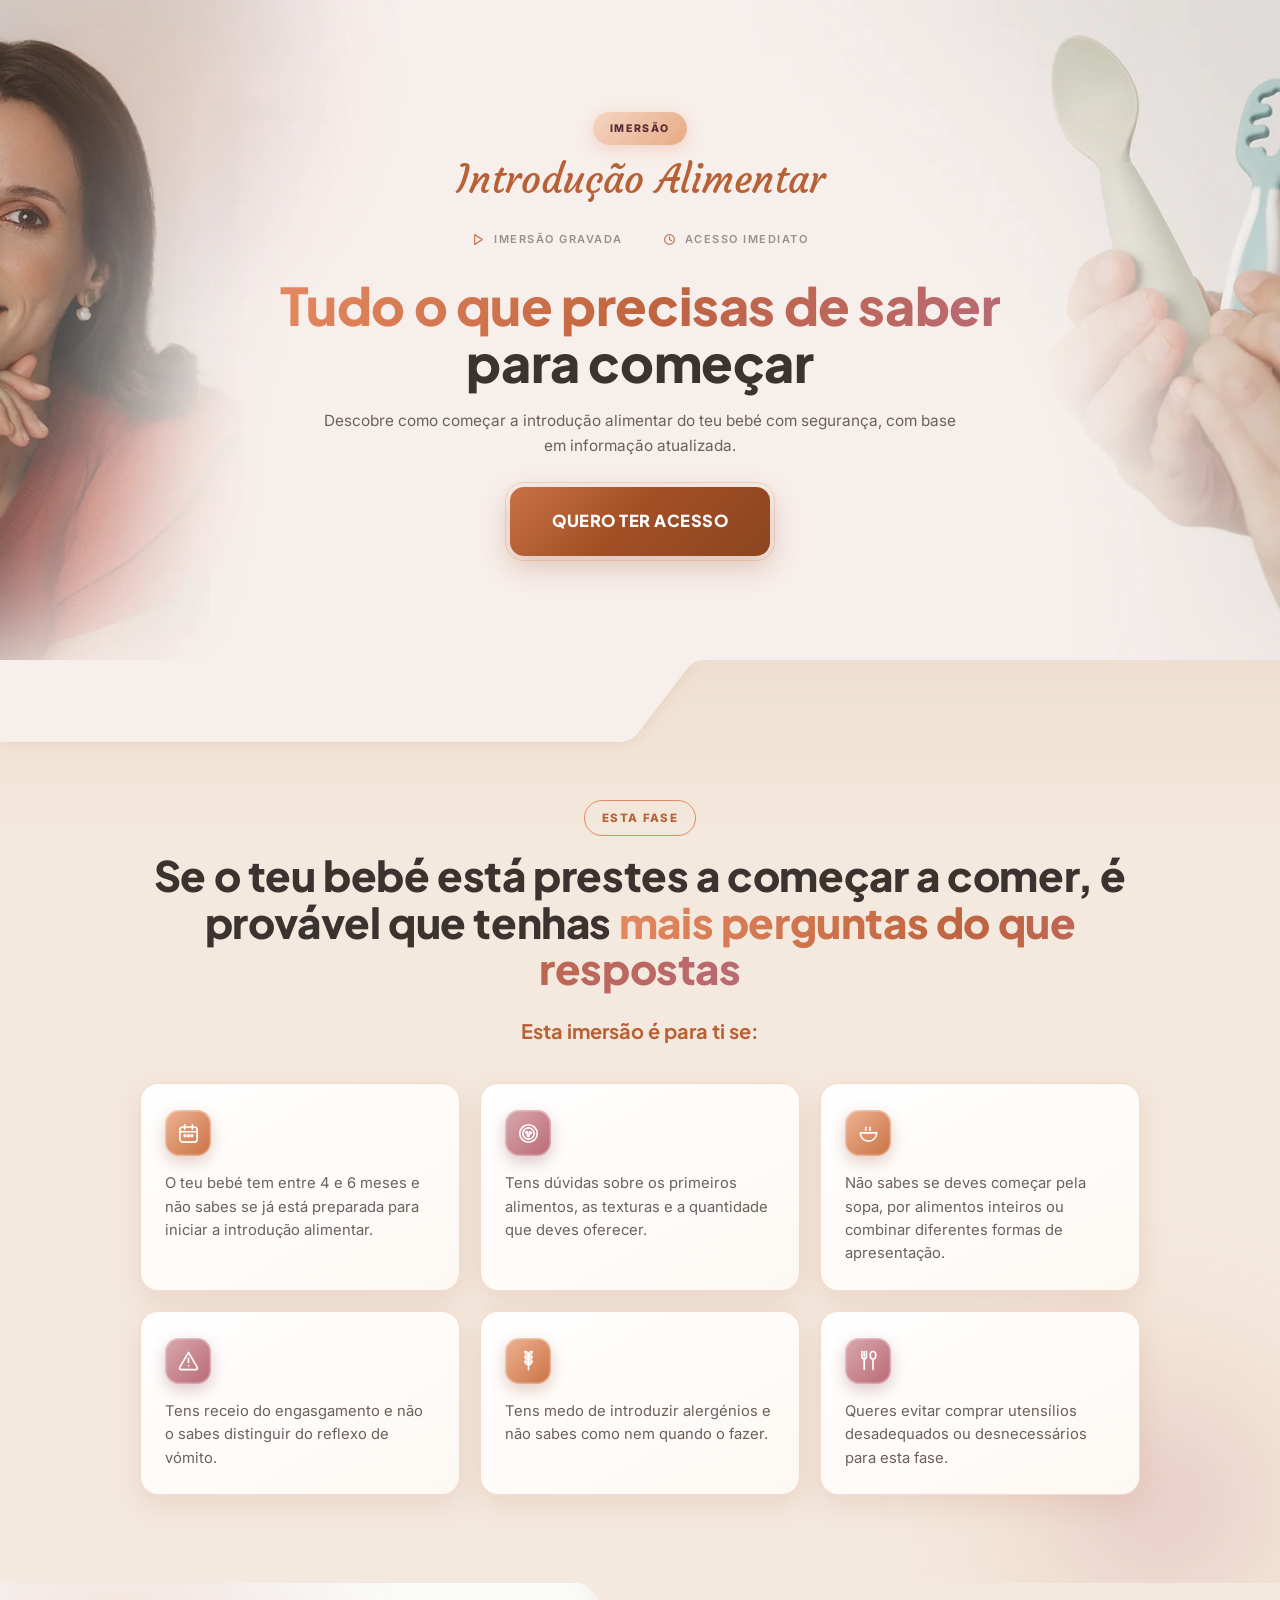
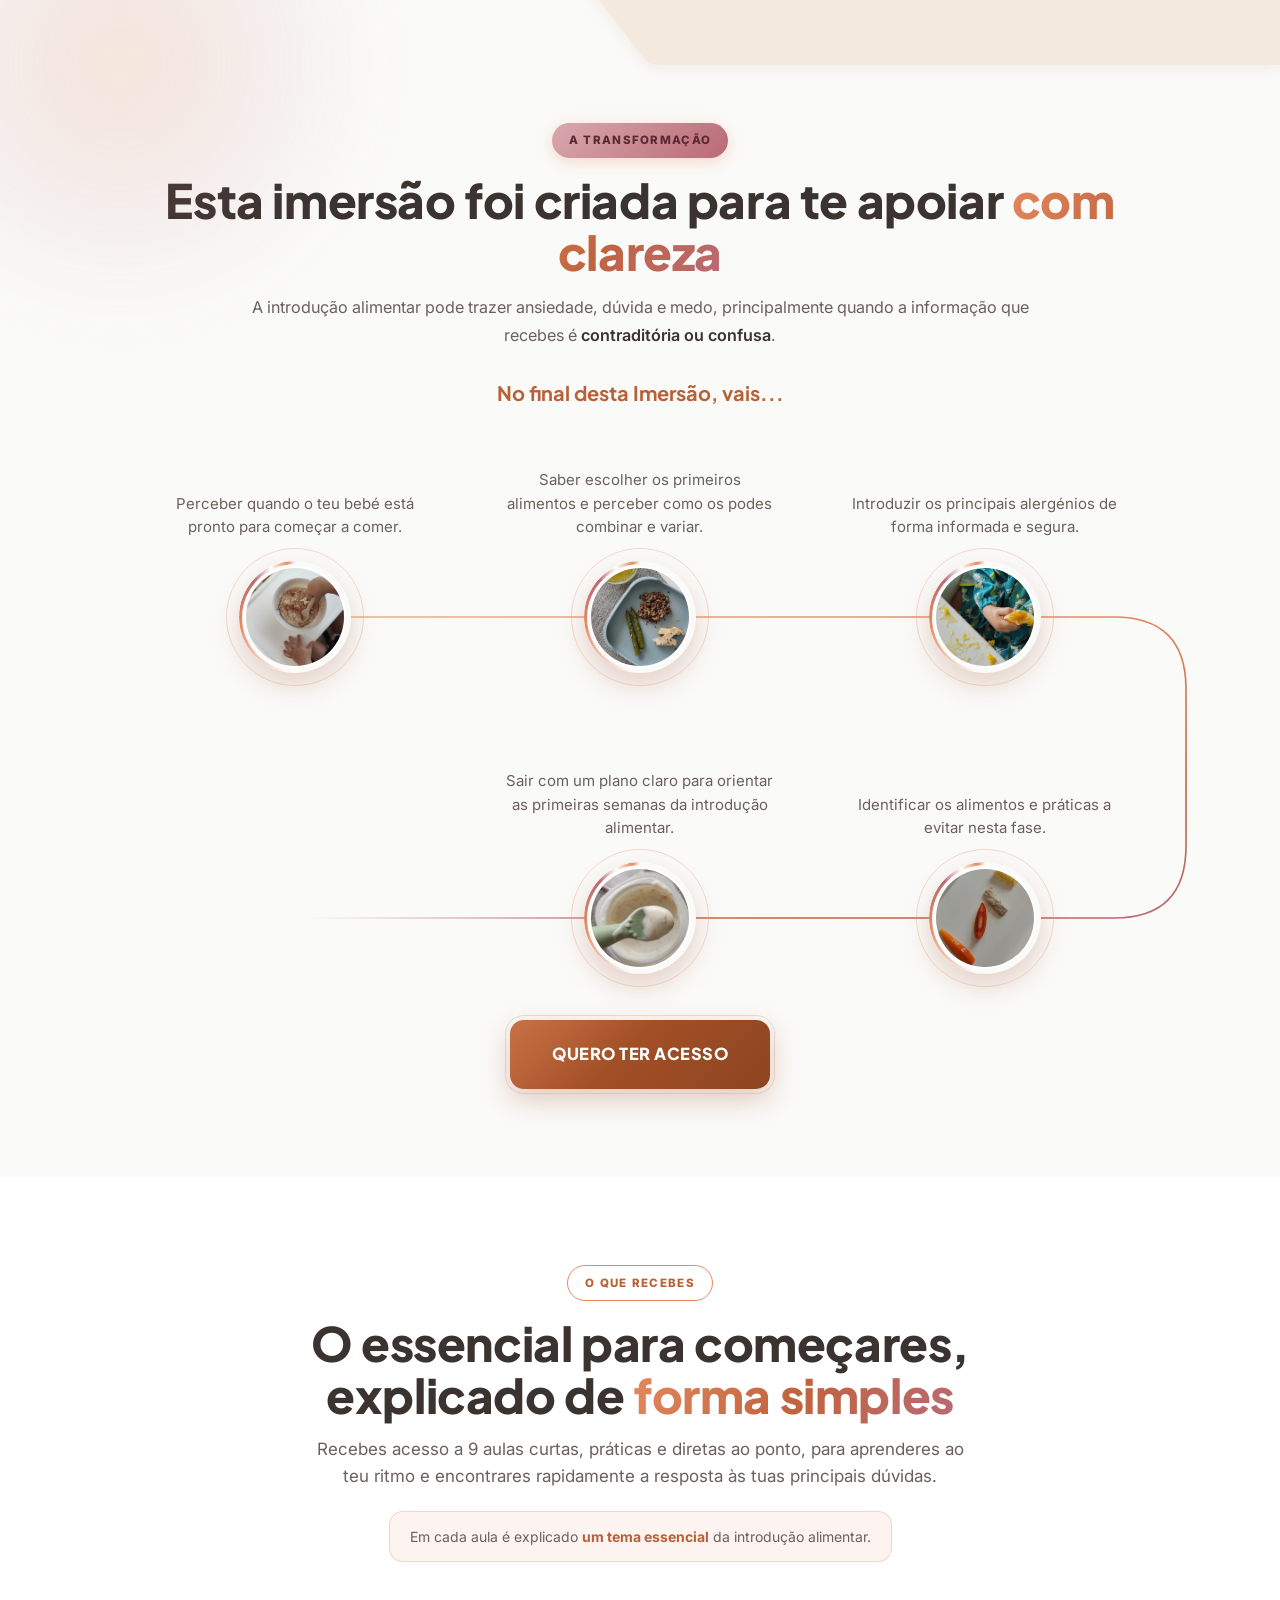
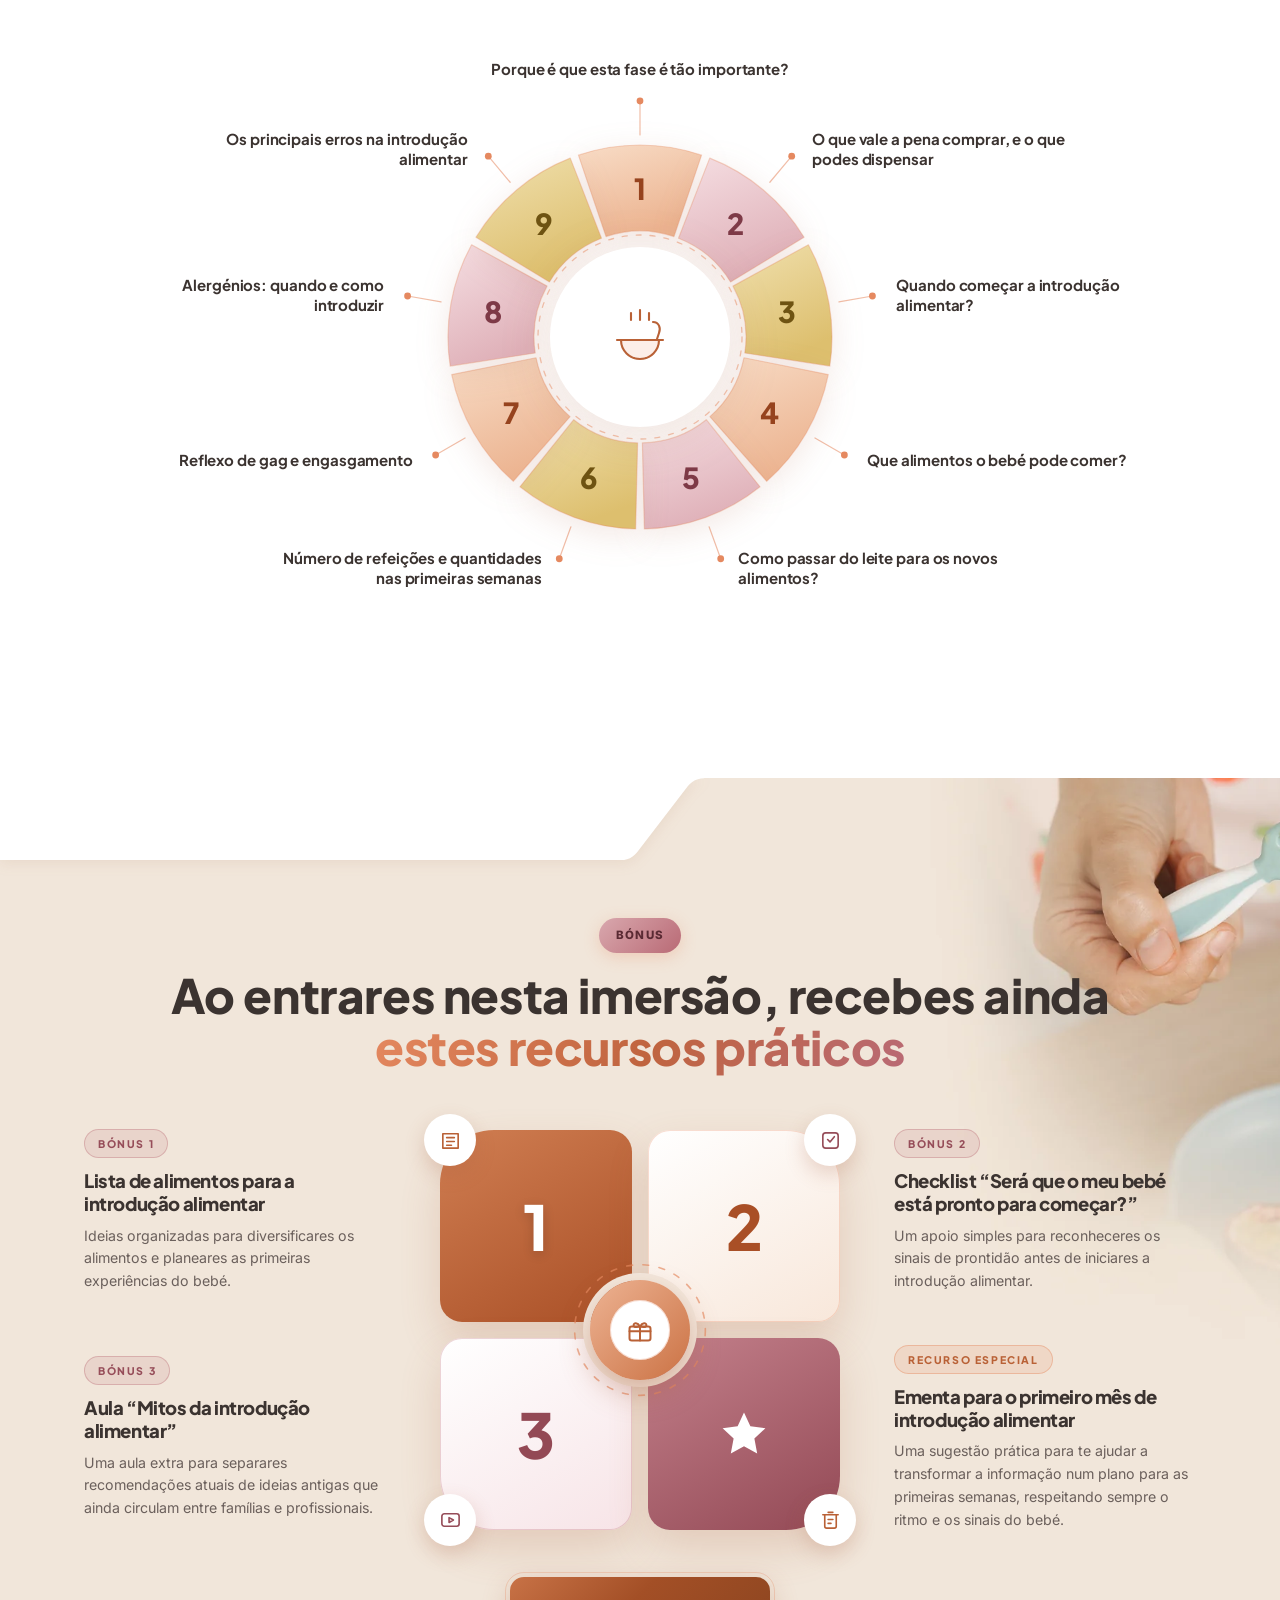
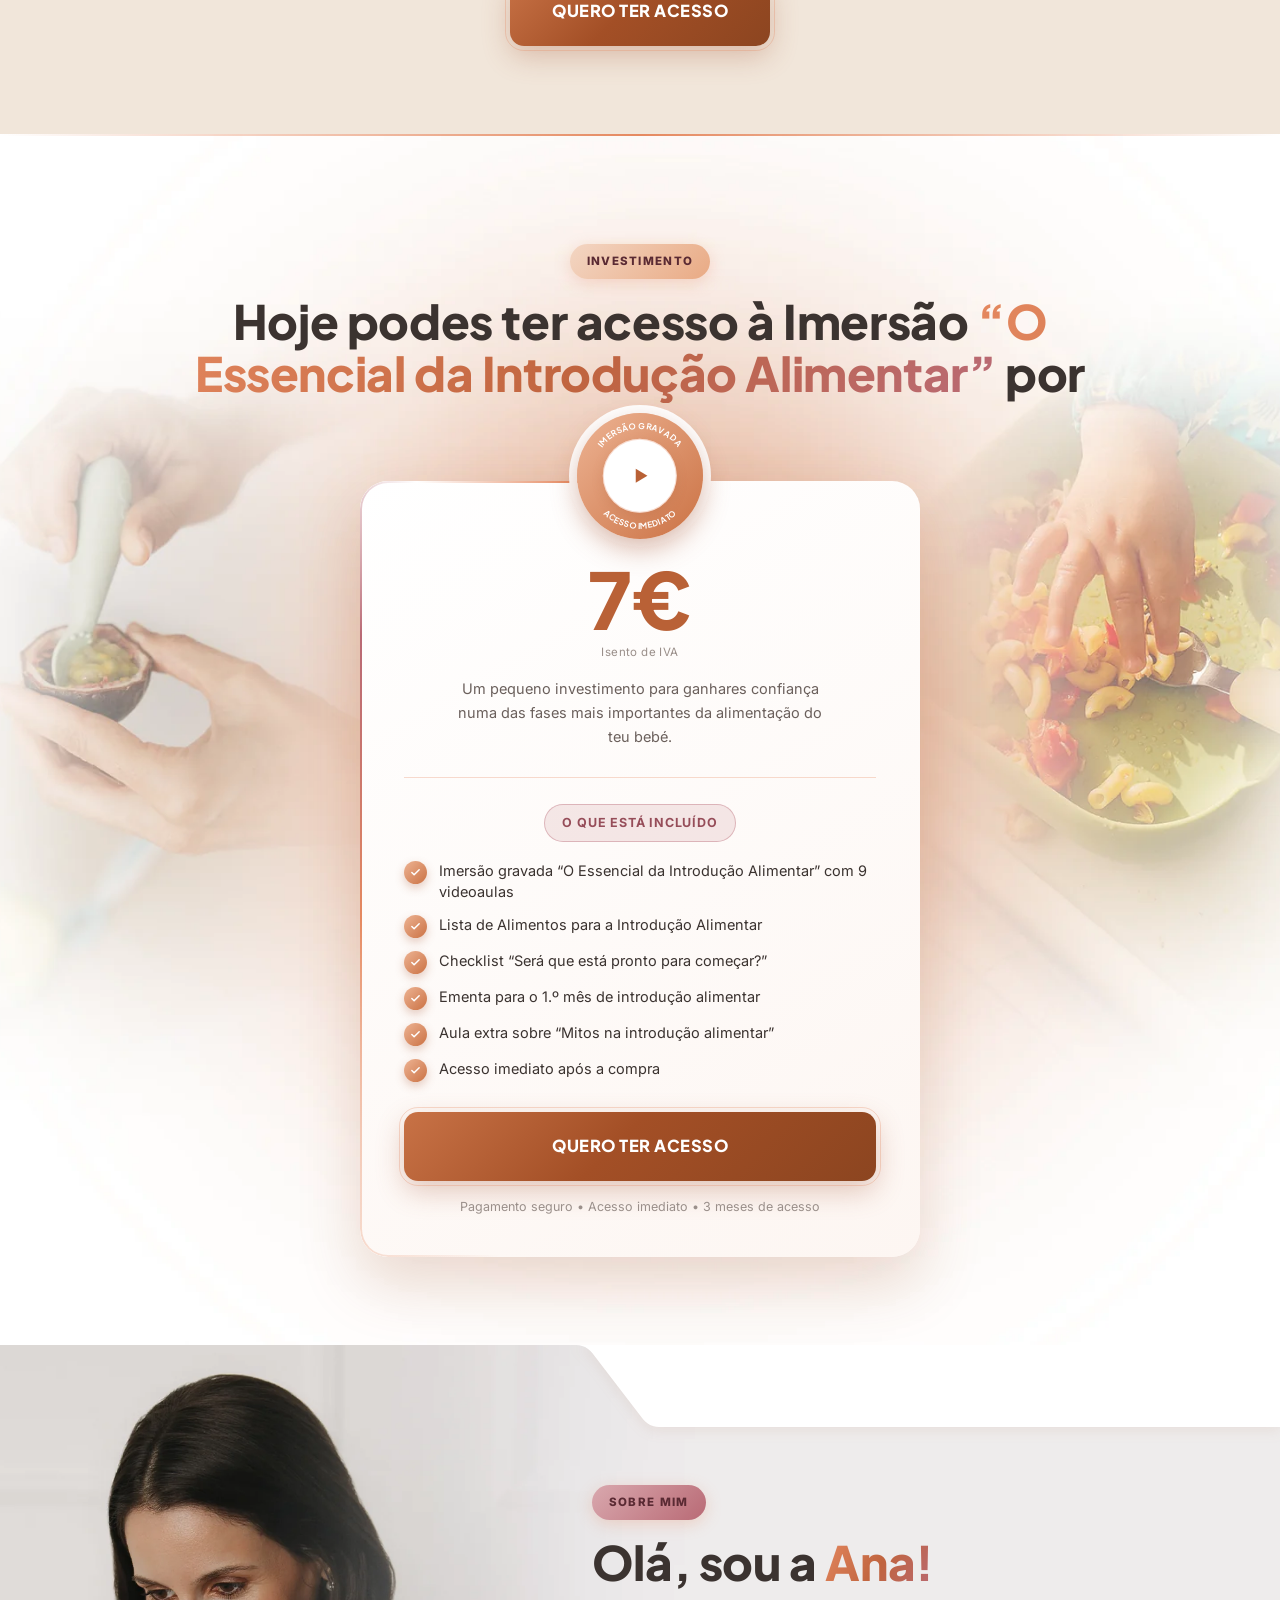
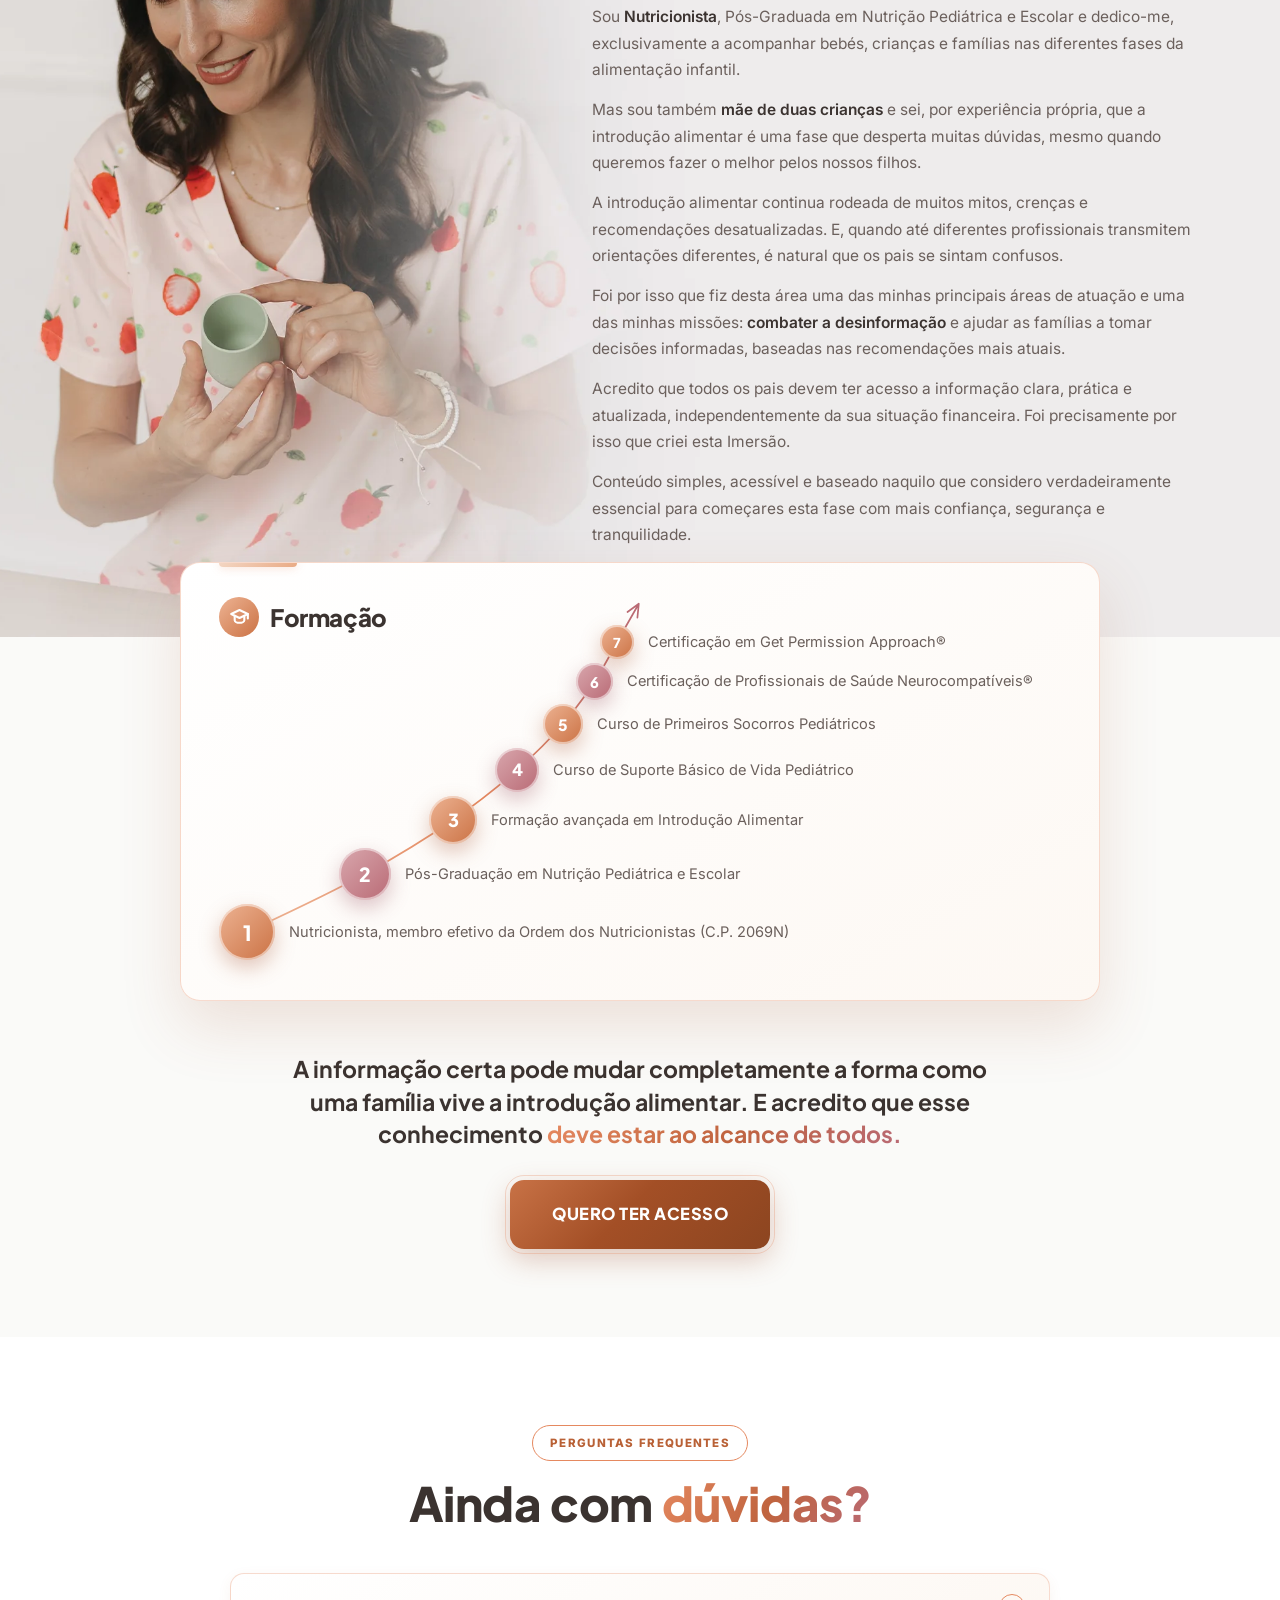
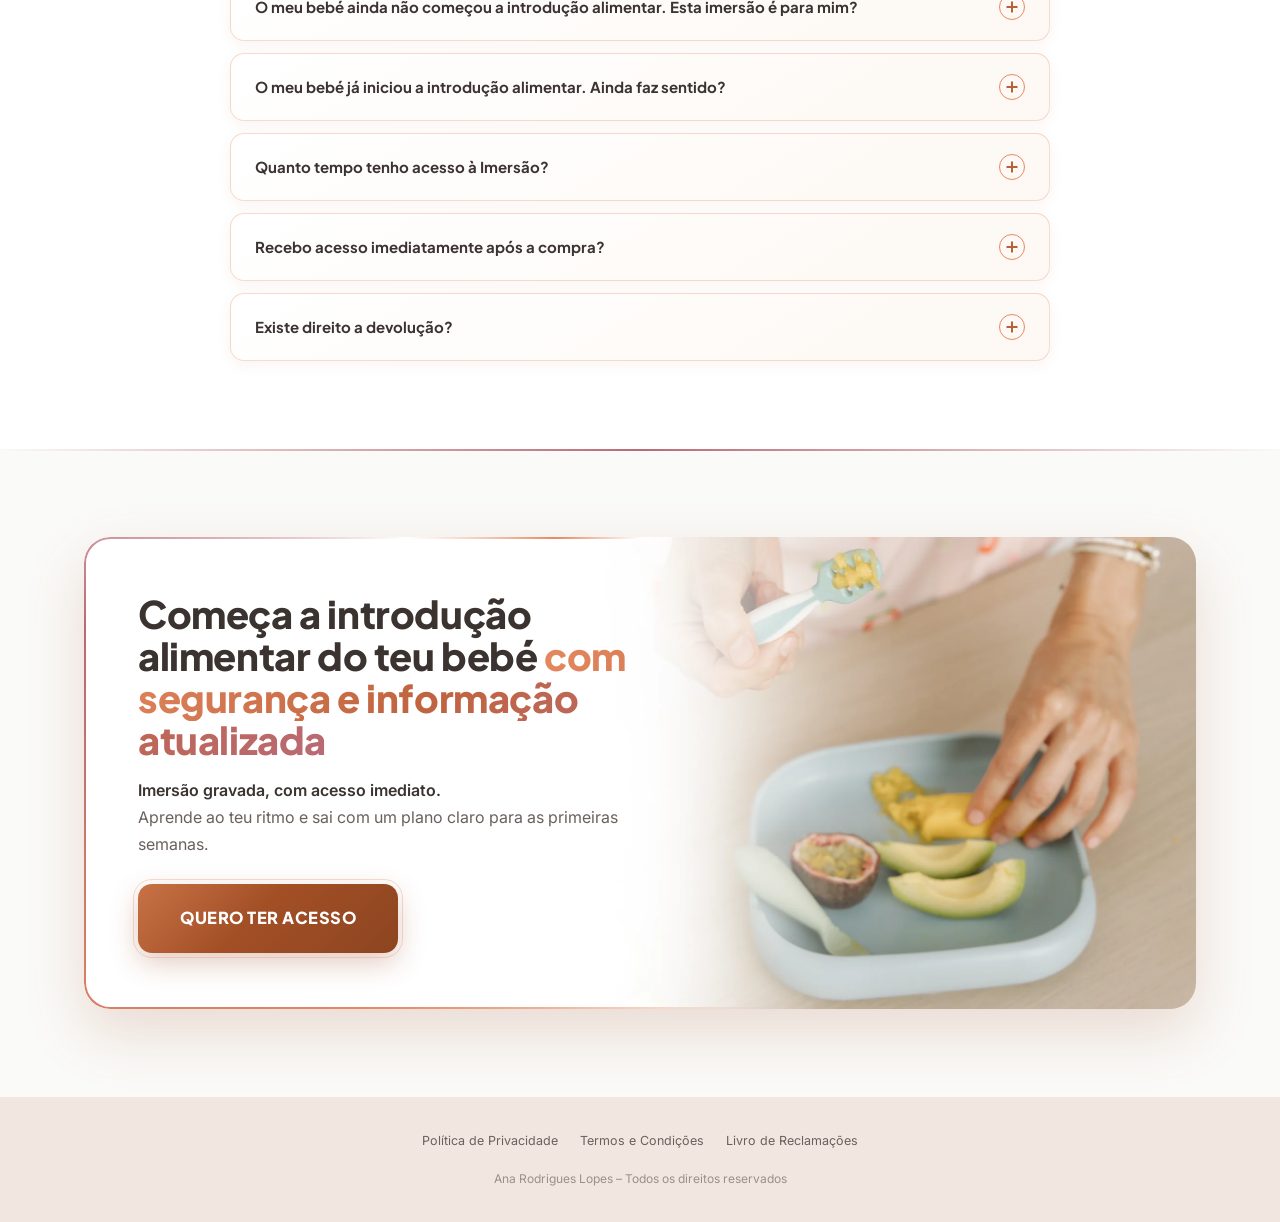
<file: index.html>
<!DOCTYPE html>
<html lang="pt-PT">
<head>
<meta charset="UTF-8">
<meta name="viewport" content="width=device-width, initial-scale=1.0">
<title>Imersão Introdução Alimentar | Ana Rodrigues Lopes</title>
<meta name="description" content="Descobre como começar a introdução alimentar do teu bebé com segurança, com base em informação atualizada. Imersão gravada com 9 aulas curtas, bónus e acesso imediato.">
<meta property="og:title" content="Imersão — Introdução Alimentar: Tudo o que precisas de saber para começar">
<meta property="og:description" content="9 aulas curtas e práticas, lista de alimentos, checklist de prontidão, ementa do 1.º mês e aula extra sobre mitos. Por Ana Rodrigues Lopes, Nutricionista (C.P. 2069N).">
<meta property="og:type" content="website">
<link rel="icon" href="data:image/svg+xml,%3Csvg xmlns='http://www.w3.org/2000/svg' viewBox='0 0 32 32'%3E%3Ccircle cx='16' cy='16' r='15' fill='%23E58960'/%3E%3C/svg%3E">
<link rel="preconnect" href="https://fonts.googleapis.com">
<link rel="preconnect" href="https://fonts.gstatic.com" crossorigin>
<link href="https://fonts.googleapis.com/css2?family=Plus+Jakarta+Sans:wght@600;700;800&family=Inter:wght@300;400;500;600;700&family=Courgette&display=swap" rel="stylesheet">
<link rel="stylesheet" href="assets/style.css">
</head>
<body>

<!-- ============ SECÇÃO 1 — HERO ============ -->
<section class="hero">
  <div class="orb tl" aria-hidden="true"></div>
  <div class="wrap hero-grid">
    <div class="hero-copy sr-hidden">
      <div class="hero-lock">
        <span class="eyebrow hero-pill">Imersão</span>
        <p class="hero-kicker">Introdução Alimentar</p>
      </div>
      <div class="hero-meta topo">
        <span class="hmi"><svg viewBox="0 0 24 24"><polygon points="5 3 19 12 5 21 5 3"/></svg>Imersão gravada</span>
        <span class="hmi"><svg viewBox="0 0 24 24"><circle cx="12" cy="12" r="9"/><polyline points="12 7 12 12 15.5 14"/></svg>Acesso imediato</span>
      </div>
      <h1><span class="txt-grad">Tudo o que precisas de saber</span><br class="h1-br"> para começar</h1>
      <p class="sub">Descobre como começar a introdução alimentar do teu bebé com segurança, com base em informação atualizada.</p>
      <a href="#preco" class="btn lg">Quero ter acesso</a>
    </div>
  </div>
</section>

<!-- ============ SECÇÃO 2 — IDENTIFICAÇÃO COM DORES ============ -->
<section class="sec sec-duv sec-duv-cards">
  <div class="aba from-hero dir-l" aria-hidden="true"></div>
  <div class="orb coral br" aria-hidden="true"></div>
  <div class="wrap center">
    <span class="eyebrow outline sr-hidden">Esta fase</span>
    <h2 class="maxw-lg sr-hidden">Se o teu bebé está prestes a começar a comer, é provável que tenhas <span class="txt-grad">mais perguntas do que respostas</span></h2>
    <p class="duv-intro sr-hidden">Esta imersão é para ti se:</p>
  </div>
  <div class="wrap">
    <div class="duv-cards">
      <div class="duv-card sr-hidden">
        <span class="dc-ico" aria-hidden="true"><svg viewBox="0 0 24 24" aria-hidden="true" focusable="false"><rect x="3" y="5.2" width="18" height="15.8" rx="3"/><path d="M3 10.2h18"/><path d="M8 3v4.4M16 3v4.4"/><circle cx="8.4" cy="14.4" r=".95"/><circle cx="12" cy="14.4" r=".95"/><circle cx="15.6" cy="14.4" r=".95"/></svg></span>
        <p>O teu bebé tem entre 4 e 6 meses e não sabes se já está preparada para iniciar a introdução alimentar.</p>
      </div>
      <div class="duv-card sr-hidden">
        <span class="dc-ico" aria-hidden="true"><svg viewBox="0 0 24 24" aria-hidden="true" focusable="false"><circle cx="12" cy="12" r="9.1"/><circle cx="12" cy="12" r="5.9"/><circle cx="10.15" cy="10.9" r="1.05"/><circle cx="13.95" cy="11.35" r="1.05"/><circle cx="11.65" cy="14.25" r="1.05"/></svg></span>
        <p>Tens dúvidas sobre os primeiros alimentos, as texturas e a quantidade que deves oferecer.</p>
      </div>
      <div class="duv-card sr-hidden">
        <span class="dc-ico" aria-hidden="true"><svg viewBox="0 0 24 24" aria-hidden="true" focusable="false"><path d="M3.4 11.4h17.2c0 4.75-3.85 8.6-8.6 8.6s-8.6-3.85-8.6-8.6z"/><path d="M9.2 8.6c-1-1.05.95-2 0-3.05"/><path d="M13.6 8.6c-1-1.05.95-2 0-3.05"/></svg></span>
        <p>Não sabes se deves começar pela sopa, por alimentos inteiros ou combinar diferentes formas de apresentação.</p>
      </div>
      <div class="duv-card sr-hidden">
        <span class="dc-ico" aria-hidden="true"><svg viewBox="0 0 24 24" aria-hidden="true" focusable="false"><path d="M12 3.6 2.85 19.1a1.6 1.6 0 0 0 1.38 2.4h15.54a1.6 1.6 0 0 0 1.38-2.4L12 3.6z"/><path d="M12 9.6v4.5"/><path d="M12 17.5h.02"/></svg></span>
        <p>Tens receio do engasgamento e não o sabes distinguir do reflexo de vómito.</p>
      </div>
      <div class="duv-card sr-hidden">
        <span class="dc-ico" aria-hidden="true"><svg viewBox="0 0 24 24" aria-hidden="true" focusable="false"><path d="M12 21.6V5"/><path d="M12 6.5c0-2.1 1.6-3.85 3.7-3.85 0 2.1-1.6 3.85-3.7 3.85z"/><path d="M12 6.5c0-2.1-1.6-3.85-3.7-3.85 0 2.1 1.6 3.85 3.7 3.85z"/><path d="M12 11.5c0-2.1 1.6-3.85 3.7-3.85 0 2.1-1.6 3.85-3.7 3.85z"/><path d="M12 11.5c0-2.1-1.6-3.85-3.7-3.85 0 2.1 1.6 3.85 3.7 3.85z"/><path d="M12 16.5c0-2.1 1.6-3.85 3.7-3.85 0 2.1-1.6 3.85-3.7 3.85z"/><path d="M12 16.5c0-2.1-1.6-3.85-3.7-3.85 0 2.1 1.6 3.85 3.7 3.85z"/></svg></span>
        <p>Tens medo de introduzir alergénios e não sabes como nem quando o fazer.</p>
      </div>
      <div class="duv-card sr-hidden">
        <span class="dc-ico" aria-hidden="true"><svg viewBox="0 0 24 24" aria-hidden="true" focusable="false"><path d="M5.1 2.6v5.1a2.4 2.4 0 0 0 4.8 0V2.6"/><path d="M7.5 2.6v5.1"/><path d="M7.5 10.1v11.3"/><path d="M16.7 2.6c1.75 0 2.9 1.7 2.9 3.9s-1.15 3.9-2.9 3.9-2.9-1.7-2.9-3.9 1.15-3.9 2.9-3.9z"/><path d="M16.7 10.4v11"/></svg></span>
        <p>Queres evitar comprar utensílios desadequados ou desnecessários para esta fase.</p>
      </div>
    </div>
  </div>
</section>

<!-- ============ SECÇÃO 3 — TRANSFORMAÇÃO ============ -->
<section class="sec sec-imag">
  <div class="aba from-areia dir-r" aria-hidden="true"></div>
  <div class="orb tl" aria-hidden="true"></div>
  <div class="wrap center">
    <span class="eyebrow coral">A transformação</span>
    <h2 class="maxw-lg">Esta imersão foi criada para te apoiar <span class="txt-grad">com clareza</span></h2>
    <p class="imag-lead">A introdução alimentar pode trazer ansiedade, dúvida e medo, principalmente quando a informação que recebes é <b>contraditória ou confusa</b>.</p>
    <p class="duv-intro">No final desta Imersão, vais...</p>
  </div>
  <div class="wrap">
    <div class="serp">
    <div class="serp-row">
      <div class="serp-cell sr-hidden">
        <p class="serp-txt">Perceber quando o teu bebé está pronto para começar a comer.</p>
        <span class="serp-node"><img src="assets/ben-1.jpg" width="440" height="440" loading="lazy" alt="Taça com papa polvilhada de canela e as mãos do bebé no tabuleiro da cadeira da papa"></span>
      </div>
      <div class="serp-cell sr-hidden">
        <p class="serp-txt">Saber escolher os primeiros alimentos e perceber como os podes combinar e variar.</p>
        <span class="serp-node"><img src="assets/ben-2.jpg" width="440" height="440" loading="lazy" alt="Prato azul com quinoa, espargos verdes e tiras de tofu sobre um pano de mesa"></span>
      </div>
      <div class="serp-cell sr-hidden">
        <p class="serp-txt">Introduzir os principais alergénios de forma informada e segura.</p>
        <span class="serp-node"><img src="assets/ben-3.jpg" width="440" height="440" loading="lazy" alt="Bebé sentado na cadeira da papa a segurar um pedaço de manga com a própria mão"></span>
      </div>
    </div>
    <div class="serp-row rev">
      <div class="serp-cell c3 sr-hidden">
        <p class="serp-txt">Identificar os alimentos e práticas a evitar nesta fase.</p>
        <span class="serp-node"><img src="assets/ben-5.jpg" width="440" height="440" loading="lazy" alt="Tabuleiro branco com palitos de cenoura, tomate, peixe desfiado e massa espiral"></span>
      </div>
      <div class="serp-cell c2 sr-hidden">
        <p class="serp-txt">Sair com um plano claro para orientar as primeiras semanas da introdução alimentar.</p>
        <span class="serp-node"><img src="assets/ben-4.jpg" width="440" height="440" loading="lazy" alt="Colher de silicone com papa cremosa apoiada na taça, pronta para a refeição do bebé"></span>
      </div>
    </div>
    <svg class="serp-svg" aria-hidden="true" focusable="false">
      <defs>
        <linearGradient id="serpG" x1="0" y1="0" x2="1" y2="1">
          <stop offset="0%" stop-color="#EDB393"/><stop offset="45%" stop-color="#E58960"/>
          <stop offset="78%" stop-color="#C0643F"/><stop offset="100%" stop-color="#B96A75"/>
        </linearGradient>
        <linearGradient id="serpT" gradientUnits="userSpaceOnUse" x1="0" y1="0" x2="0" y2="0">
          <stop offset="0%" stop-color="#B96A75"/><stop offset="100%" stop-color="#B96A75" stop-opacity="0"/>
        </linearGradient>
      </defs>
      <path class="serp-main" fill="none" stroke="url(#serpG)"/>
      <path class="serp-tail" fill="none" stroke="url(#serpT)"/>
    </svg>
    </div>
    <div class="cta-row"><a href="#preco" class="btn lg">Quero ter acesso</a></div>
  </div>
</section>

<!-- ============ SECÇÃO 4 — O QUE RECEBES (AULAS) ============ -->
<section class="sec sec-mod">
  <div class="wrap">
    <div class="mod-head center sr-hidden">
    <span class="eyebrow outline">O que recebes</span>
    <h2>O essencial para começares, explicado de <span class="txt-grad">forma simples</span></h2>
    <p class="lead">Recebes acesso a 9 aulas curtas, práticas e diretas ao ponto, para aprenderes ao teu ritmo e encontrares rapidamente a resposta às tuas principais dúvidas.</p>
    <div class="mh-note">Em cada aula é explicado <b>um tema essencial</b> da introdução alimentar.</div>
    </div>
    <div class="roda">
      <svg class="roda-svg" viewBox="0 0 1060 706" aria-hidden="true" focusable="false">
        <defs>
          <linearGradient id="rgA" x1="0" y1="0" x2="0.4" y2="1"><stop offset="0%" stop-color="#F8DCC6"/><stop offset="100%" stop-color="#ECB491"/></linearGradient>
          <linearGradient id="rgB" x1="0" y1="0" x2="0.4" y2="1"><stop offset="0%" stop-color="#F5DEE2"/><stop offset="100%" stop-color="#DFB0B8"/></linearGradient>
          <linearGradient id="rgC" x1="0" y1="0" x2="0.4" y2="1"><stop offset="0%" stop-color="#F0E0AE"/><stop offset="100%" stop-color="#DDBF6E"/></linearGradient>
        </defs>
        <g class="roda-fios"><path class="rf" d="M 530 151 L 530 117"/><circle class="rp" cx="530" cy="117" r="3.4"/><path class="rf" d="M 659.84 198.26 L 681.7 172.21"/><circle class="rp" cx="681.7" cy="172.21" r="3.4"/><path class="rf" d="M 728.93 317.92 L 762.41 312.02"/><circle class="rp" cx="762.41" cy="312.02" r="3.4"/><path class="rf" d="M 704.94 454 L 734.38 471"/><circle class="rp" cx="734.38" cy="471" r="3.4"/><path class="rf" d="M 599.09 542.82 L 610.72 574.77"/><circle class="rp" cx="610.72" cy="574.77" r="3.4"/><path class="rf" d="M 460.91 542.82 L 449.28 574.77"/><circle class="rp" cx="449.28" cy="574.77" r="3.4"/><path class="rf" d="M 355.06 454 L 325.62 471"/><circle class="rp" cx="325.62" cy="471" r="3.4"/><path class="rf" d="M 331.07 317.92 L 297.59 312.02"/><circle class="rp" cx="297.59" cy="312.02" r="3.4"/><path class="rf" d="M 400.16 198.26 L 378.3 172.21"/><circle class="rp" cx="378.3" cy="172.21" r="3.4"/></g>
        <g class="roda-segs"><path class="rs a" d="M 468.44 171.14 A 192 192 0 0 1 591.56 171.14 L 563.98 252.6 A 106 106 0 0 0 496.02 252.6 Z"/><path class="rs b" d="M 599.74 174.12 A 192 192 0 0 1 694.06 253.25 L 620.57 297.93 A 106 106 0 0 0 568.5 254.24 Z"/><path class="rs c" d="M 698.41 260.8 A 192 192 0 0 1 719.79 382.04 L 634.78 369.03 A 106 106 0 0 0 622.98 302.1 Z"/><path class="rs a" d="M 718.28 390.62 A 192 192 0 0 1 656.72 497.24 L 599.96 432.63 A 106 106 0 0 0 633.95 373.77 Z"/><path class="rs b" d="M 650.05 502.84 A 192 192 0 0 1 534.36 544.95 L 532.4 458.97 A 106 106 0 0 0 596.28 435.73 Z"/><path class="rs c" d="M 525.64 544.95 A 192 192 0 0 1 409.95 502.84 L 463.72 435.73 A 106 106 0 0 0 527.6 458.97 Z"/><path class="rs a" d="M 403.28 497.24 A 192 192 0 0 1 341.72 390.62 L 426.05 373.77 A 106 106 0 0 0 460.04 432.63 Z"/><path class="rs b" d="M 340.21 382.04 A 192 192 0 0 1 361.59 260.8 L 437.02 302.1 A 106 106 0 0 0 425.22 369.03 Z"/><path class="rs c" d="M 365.94 253.25 A 192 192 0 0 1 460.26 174.12 L 491.5 254.24 A 106 106 0 0 0 439.43 297.93 Z"/></g>
        <g class="roda-nums"><text class="rn a" x="530" y="204">1</text><text class="rn b" x="625.78" y="238.86">2</text><text class="rn c" x="676.74" y="327.13">3</text><text class="rn a" x="659.04" y="427.5">4</text><text class="rn b" x="580.96" y="493.01">5</text><text class="rn c" x="479.04" y="493.01">6</text><text class="rn a" x="400.96" y="427.5">7</text><text class="rn b" x="383.26" y="327.13">8</text><text class="rn c" x="434.22" y="238.86">9</text></g>
        <circle class="roda-miolo" cx="530" cy="353" r="90"/>
        <circle class="roda-anel" cx="530" cy="353" r="102"/>
        <g class="roda-ico" transform="translate(530 359)"><path d="M-19 -3 H19 A19 19 0 0 1 -19 -3 Z"/><path d="M-23 -3 H23"/><path d="M13 -21 C 19 -21 21 -15 19 -10 L 17 -4"/><path d="M-9 -30 v7 M0 -33 v10 M9 -30 v7"/></g>
      </svg>
      <ul class="roda-labels">
        <li class="rl t sr-hidden" style="--x:50%;--y:15.16%"><span class="rl-n">1</span><span class="rl-t">Porque é que esta fase é tão importante?</span></li>
        <li class="rl r sr-hidden" style="--x:64.92%;--y:23.31%"><span class="rl-n">2</span><span class="rl-t">O que vale a pena comprar, e o que podes dispensar</span></li>
        <li class="rl r sr-hidden" style="--x:72.85%;--y:43.95%"><span class="rl-n">3</span><span class="rl-t">Quando começar a introdução alimentar?</span></li>
        <li class="rl r sr-hidden" style="--x:70.1%;--y:67.42%"><span class="rl-n">4</span><span class="rl-t">Que alimentos o bebé pode comer?</span></li>
        <li class="rl r sr-hidden" style="--x:57.94%;--y:82.74%"><span class="rl-n">5</span><span class="rl-t">Como passar do leite para os novos alimentos?</span></li>
        <li class="rl l sr-hidden" style="--x:42.06%;--y:82.74%"><span class="rl-n">6</span><span class="rl-t">Número de refeições e quantidades nas primeiras semanas</span></li>
        <li class="rl l sr-hidden" style="--x:29.9%;--y:67.42%"><span class="rl-n">7</span><span class="rl-t">Reflexo de gag e engasgamento</span></li>
        <li class="rl l sr-hidden" style="--x:27.15%;--y:43.95%"><span class="rl-n">8</span><span class="rl-t">Alergénios: quando e como introduzir</span></li>
        <li class="rl l sr-hidden" style="--x:35.08%;--y:23.31%"><span class="rl-n">9</span><span class="rl-t">Os principais erros na introdução alimentar</span></li>
      </ul>
    </div>
  </div>
</section>

<!-- ============ SECÇÃO 4b — BÓNUS E RECURSOS ============ -->
<section class="sec sec-bonus">
  <div class="aba from-paper dir-l" aria-hidden="true"></div>
  <div class="wrap center">
    <span class="eyebrow coral">Bónus</span>
    <h2 class="maxw-lg">Ao entrares nesta imersão, recebes ainda <span class="txt-grad">estes recursos práticos</span></h2>
  </div>
  <div class="wrap">
    <div class="pilares">
      <div class="pil-txt t1 sr-hidden">
        <span class="bon-tag">Bónus 1</span>
        <h3>Lista de alimentos para a introdução alimentar</h3>
        <p>Ideias organizadas para diversificares os alimentos e planeares as primeiras experiências do bebé.</p>
      </div>
      <div class="pil-txt t2 sr-hidden">
        <span class="bon-tag">Bónus 2</span>
        <h3>Checklist &ldquo;Será que o meu bebé está pronto para começar?&rdquo;</h3>
        <p>Um apoio simples para reconheceres os sinais de prontidão antes de iniciares a introdução alimentar.</p>
      </div>
      <div class="pil-txt t3 sr-hidden">
        <span class="bon-tag">Bónus 3</span>
        <h3>Aula &ldquo;Mitos da introdução alimentar&rdquo;</h3>
        <p>Uma aula extra para separares recomendações atuais de ideias antigas que ainda circulam entre famílias e profissionais.</p>
      </div>
      <div class="pil-txt t4 sr-hidden">
        <span class="bon-tag">Recurso especial</span>
        <h3>Ementa para o primeiro mês de introdução alimentar</h3>
        <p>Uma sugestão prática para te ajudar a transformar a informação num plano para as primeiras semanas, respeitando sempre o ritmo e os sinais do bebé.</p>
      </div>
      <div class="pil-core" aria-hidden="true">
        <span class="pil-tile p1"><i class="pt-ico"><svg viewBox="0 0 24 24"><path d="M4 5h16v15H4z"/><path d="M8 9h8M8 13h8M8 17h5"/></svg></i><b class="pt-mk">1</b></span>
        <span class="pil-tile p2"><i class="pt-ico"><svg viewBox="0 0 24 24"><path d="M9 11l2.5 2.5L16 8"/><rect x="4" y="4" width="16" height="16" rx="3"/></svg></i><b class="pt-mk">2</b></span>
        <span class="pil-tile p3"><i class="pt-ico"><svg viewBox="0 0 24 24"><rect x="3" y="5" width="18" height="13" rx="2.5"/><polygon points="10.5 9 15 11.5 10.5 14"/></svg></i><b class="pt-mk">3</b></span>
        <span class="pil-tile p4"><i class="pt-ico"><svg viewBox="0 0 24 24"><path d="M4 6h16"/><path d="M6 6v12a2 2 0 0 0 2 2h8a2 2 0 0 0 2-2V6"/><path d="M9.5 3.5h5"/><path d="M9.5 11h5M9.5 15h3"/></svg></i><b class="pt-mk est"><svg viewBox="0 0 24 24"><path d="M12 3.4l2.55 5.5 6 .78-4.4 4.15 1.13 5.94L12 16.9l-5.28 2.87 1.13-5.94-4.4-4.15 6-.78Z"/></svg></b></span>
        <span class="pil-seal">
          <svg class="ps-anel" viewBox="0 0 120 120"><circle cx="60" cy="60" r="56"/></svg>
          <span class="ps-disc"></span>
          <span class="ps-core"><svg viewBox="0 0 24 24"><rect x="3" y="9" width="18" height="12" rx="2"/><path d="M3 13h18"/><path d="M12 9v12"/><path d="M12 9C10 5.5 6.5 5.5 6.5 8S10 9 12 9Z"/><path d="M12 9c2-3.5 5.5-3.5 5.5-1S14 9 12 9Z"/></svg></span>
        </span>
      </div>
    </div>
    <div class="cta-row"><a href="#preco" class="btn lg">Quero ter acesso</a></div>
  </div>
</section>

<!-- ============ SECÇÃO 5 — PREÇO ============ -->
<section class="sec sec-oferta has-curv" id="preco">
  <div class="wrap center">
    <span class="eyebrow">Investimento</span>
    <h2 class="maxw-lg">Hoje podes ter acesso à Imersão <span class="txt-grad">&ldquo;O Essencial da Introdução Alimentar&rdquo;</span> por</h2>
  </div>
  <div class="wrap">
    <div class="price-wrap">
      <div class="price-box-shell sr-hidden">
      <div class="pr-seal" aria-hidden="true">
        <div class="seal sm">
          <div class="seal-glow"></div>
          <div class="seal-disc"></div>
          <div class="seal-rot">
            <svg viewBox="0 0 132 132"><defs>
                <path id="pSealTop" d="M 23.13 90.75 A 49.5 49.5 0 1 1 108.87 90.75"/>
                <path id="pSealBot" d="M 10.83 72 A 55.5 55.5 0 0 0 121.17 72"/>
              </defs>
              <text class="seal-text"><textPath href="#pSealTop" startOffset="50%">IMERS&Atilde;O GRAVADA</textPath></text>
              <text class="seal-text"><textPath href="#pSealBot" startOffset="50%">ACESSO IMEDIATO</textPath></text>
            </svg>
          </div>
          <div class="seal-core"><svg viewBox="0 0 24 24"><polygon points="6 3.5 20 12 6 20.5 6 3.5"/></svg></div>
        </div>
      </div>
        <div class="price-box">
          <p class="price">7&euro;</p>
          <p class="iva">Isento de IVA</p>
          <p class="price-note">Um pequeno investimento para ganhares confiança numa das fases mais importantes da alimentação do teu bebé.</p>
          <div class="pb-inc">
            <span class="urg">O que está incluído</span>
            <ul>
            <li><span class="ck"><svg viewBox="0 0 24 24"><polyline points="4 12 9 17 20 6"/></svg></span>Imersão gravada &ldquo;O Essencial da Introdução Alimentar&rdquo; com 9 videoaulas</li>
            <li><span class="ck"><svg viewBox="0 0 24 24"><polyline points="4 12 9 17 20 6"/></svg></span>Lista de Alimentos para a Introdução Alimentar</li>
            <li><span class="ck"><svg viewBox="0 0 24 24"><polyline points="4 12 9 17 20 6"/></svg></span>Checklist &ldquo;Será que está pronto para começar?&rdquo;</li>
            <li><span class="ck"><svg viewBox="0 0 24 24"><polyline points="4 12 9 17 20 6"/></svg></span>Ementa para o 1.&ordm; mês de introdução alimentar</li>
            <li><span class="ck"><svg viewBox="0 0 24 24"><polyline points="4 12 9 17 20 6"/></svg></span>Aula extra sobre &ldquo;Mitos na introdução alimentar&rdquo;</li>
            <li><span class="ck"><svg viewBox="0 0 24 24"><polyline points="4 12 9 17 20 6"/></svg></span>Acesso imediato após a compra</li>
            </ul>
          </div>
          <a href="https://entrepapasefrutas.systeme.io/pagamento-imersao" class="btn lg full">Quero ter acesso</a>
          <p class="pay">Pagamento seguro &bull; Acesso imediato &bull; 3 meses de acesso</p>
        </div>
      </div>
    </div>
  </div>
</section>

<!-- ============ SECÇÃO 6 — SOBRE MIM ============ -->
<section class="sec sec-sobre">
  <div class="aba from-paper dir-r" aria-hidden="true"></div>
  <div class="orb br" aria-hidden="true"></div>
  <div class="wrap">
    <div class="sobre-split">
      <div class="sobre-visual sr-hidden">
      </div>
      <div class="sobre-body sr-hidden">
        <span class="eyebrow coral">Sobre mim</span>
        <h2>Olá, sou a <span class="txt-grad">Ana!</span></h2>
        <p>Sou <strong>Nutricionista</strong>, Pós-Graduada em Nutrição Pediátrica e Escolar e dedico-me, exclusivamente a acompanhar bebés, crianças e famílias nas diferentes fases da alimentação infantil.</p>
        <p>Mas sou também <strong>mãe de duas crianças</strong> e sei, por experiência própria, que a introdução alimentar é uma fase que desperta muitas dúvidas, mesmo quando queremos fazer o melhor pelos nossos filhos.</p>
        <p>A introdução alimentar continua rodeada de muitos mitos, crenças e recomendações desatualizadas. E, quando até diferentes profissionais transmitem orientações diferentes, é natural que os pais se sintam confusos.</p>
        <p>Foi por isso que fiz desta área uma das minhas principais áreas de atuação e uma das minhas missões: <strong>combater a desinformação</strong> e ajudar as famílias a tomar decisões informadas, baseadas nas recomendações mais atuais.</p>
        <p>Acredito que todos os pais devem ter acesso a informação clara, prática e atualizada, independentemente da sua situação financeira. Foi precisamente por isso que criei esta Imersão.</p>
        <p>Conteúdo simples, acessível e baseado naquilo que considero verdadeiramente essencial para começares esta fase com mais confiança, segurança e tranquilidade.</p>
      </div>
    </div>
  </div>
</section>

<!-- ============ SECÇÃO 6b — FORMAÇÃO ============ -->
<section class="sec sec-forma">
  <div class="wrap">
    <div class="form-box sr-hidden">
      <h3><span class="fh"><svg viewBox="0 0 24 24"><path d="M12 3.5 21.5 8 12 12.5 2.5 8 12 3.5Z"/><path d="M6.5 10.2V15c0 1.6 2.5 3 5.5 3s5.5-1.4 5.5-3v-4.8"/><path d="M21.5 8v5"/></svg></span>Formação</h3>
      <div class="escada">
        <svg class="esc-svg" aria-hidden="true" focusable="false">
          <defs><linearGradient id="escG" gradientUnits="userSpaceOnUse" x1="0" y1="0" x2="0" y2="0">
            <stop offset="0%" stop-color="#EDB393"/><stop offset="52%" stop-color="#E58960"/>
            <stop offset="100%" stop-color="#B96A75"/></linearGradient></defs>
          <path class="esc-linha" fill="none" stroke="url(#escG)"/>
          <path class="esc-seta" fill="none" stroke="url(#escG)"/>
        </svg>
        <ol class="esc-lista">
          <li class="esc-item sr-hidden" style="--i:0;--dx:0px;--d:56px;--nf:21px"><span class="esc-no">1</span><span class="esc-txt">Nutricionista, membro efetivo da Ordem dos Nutricionistas (C.P. 2069N)</span></li>
          <li class="esc-item sr-hidden" style="--i:1;--dx:120px;--d:52px;--nf:19.5px"><span class="esc-no">2</span><span class="esc-txt">Pós-Graduação em Nutrição Pediátrica e Escolar</span></li>
          <li class="esc-item sr-hidden" style="--i:2;--dx:210px;--d:48px;--nf:18px"><span class="esc-no">3</span><span class="esc-txt">Formação avançada em Introdução Alimentar</span></li>
          <li class="esc-item sr-hidden" style="--i:3;--dx:276px;--d:44px;--nf:16.8px"><span class="esc-no">4</span><span class="esc-txt">Curso de Suporte Básico de Vida Pediátrico</span></li>
          <li class="esc-item sr-hidden" style="--i:4;--dx:324px;--d:40px;--nf:15.6px"><span class="esc-no">5</span><span class="esc-txt">Curso de Primeiros Socorros Pediátricos</span></li>
          <li class="esc-item sr-hidden" style="--i:5;--dx:357px;--d:37px;--nf:14.6px"><span class="esc-no">6</span><span class="esc-txt">Certificação de Profissionais de Saúde Neurocompatíveis&reg;</span></li>
          <li class="esc-item sr-hidden" style="--i:6;--dx:381px;--d:34px;--nf:13.6px"><span class="esc-no">7</span><span class="esc-txt">Certificação em Get Permission Approach&reg;</span></li>
        </ol>
      </div>
    </div>
    <p class="forma-final sr-hidden">A informação certa pode mudar completamente a forma como uma família vive a introdução alimentar. E acredito que esse conhecimento <span class="txt-grad">deve estar ao alcance de todos.</span></p>
    <div class="cta-row forma-cta"><a href="#preco" class="btn lg">Quero ter acesso</a></div>
  </div>
</section>

<!-- ============ SECÇÃO 7 — FAQ ============ -->
<section class="sec sec-faq">
  <div class="wrap center">
    <span class="eyebrow outline">Perguntas frequentes</span>
    <h2 class="maxw">Ainda com <span class="txt-grad">dúvidas?</span></h2>
  </div>
  <div class="wrap">
    <div class="faq-list">
      <details class="faq-item sr-hidden">
        <summary>O meu bebé ainda não começou a introdução alimentar. Esta imersão é para mim?<span class="fq-ico" aria-hidden="true"></span></summary>
        <div class="faq-ans"><p>Sim. Este é o momento ideal para a fazer. Vais aprender a reconhecer os sinais de prontidão, escolher os primeiros alimentos e preparar um plano para as primeiras semanas antes de começares.</p></div>
      </details>
      <details class="faq-item sr-hidden">
        <summary>O meu bebé já iniciou a introdução alimentar. Ainda faz sentido?<span class="fq-ico" aria-hidden="true"></span></summary>
        <div class="faq-ans">
          <p>Sim, se ainda estás nos primeiros dias. A imersão vai ajudar-te a organizar o que já estás a fazer, esclarecer dúvidas e perceber os próximos passos.</p>
          <p>Se procuras informação mais completa sobre a alimentação do bebé dos 6 aos 24 meses, poderás aprofundar estes e outros temas no curso <a href="https://contatoeltonmiranda-code.github.io/ana-rodrigues-lp2-v2-preview/" target="_blank" rel="noopener" data-pendente="lp04-curso">As Primeiras Comidinhas</a>.</p>
        </div>
      </details>
      <details class="faq-item sr-hidden">
        <summary>Quanto tempo tenho acesso à Imersão?<span class="fq-ico" aria-hidden="true"></span></summary>
        <div class="faq-ans"><p>Terás acesso aos conteúdos durante 3 meses.</p></div>
      </details>
      <details class="faq-item sr-hidden">
        <summary>Recebo acesso imediatamente após a compra?<span class="fq-ico" aria-hidden="true"></span></summary>
        <div class="faq-ans"><p>Sim. Assim que a compra for concluída, receberás automaticamente todas as instruções para aceder à plataforma e poderás começar a assistir às aulas da Imersão de imediato.</p></div>
      </details>
      <details class="faq-item sr-hidden">
        <summary>Existe direito a devolução?<span class="fq-ico" aria-hidden="true"></span></summary>
        <div class="faq-ans">
          <p>Após a confirmação da compra, o acesso aos conteúdos digitais é disponibilizado de imediato.</p>
          <p>Nos termos da legislação aplicável, o direito de livre resolução deixa de ser aplicável após o início do fornecimento dos conteúdos digitais, desde que o consumidor tenha dado o seu consentimento expresso para esse efeito no momento da compra.</p>
          <p>Para mais informações, consulta os <a href="https://entrepapasefrutas.systeme.io/termoscondicoes-imersaogravada" target="_blank" rel="noopener">Termos e Condições</a>.</p>
        </div>
      </details>
    </div>
  </div>
</section>

<!-- ============ CTA FINAL ============ -->
<section class="sec sec-final">
  <div class="wrap">
    <div class="final-inner sr-hidden">
      <div class="fin-body">
        <h2>Começa a introdução alimentar do teu bebé <span class="txt-grad">com segurança e informação atualizada</span></h2>
        <p class="lead"><strong>Imersão gravada, com acesso imediato.</strong><br>Aprende ao teu ritmo e sai com um plano claro para as primeiras semanas.</p>
        <a href="https://entrepapasefrutas.systeme.io/pagamento-imersao" class="btn lg">Quero ter acesso</a>
      </div>
      <div class="fin-art" aria-hidden="true"></div>
    </div>
  </div>
</section>

<!-- ============ FOOTER ============ -->
<footer>
  <div class="wrap">
    <div class="foot-links">
      <a href="https://entrepapasefrutas.systeme.io/politicaprivacidade" target="_blank" rel="noopener">Política de Privacidade</a>
      <a href="https://entrepapasefrutas.systeme.io/termoscondicoes-imersaogravada" target="_blank" rel="noopener">Termos e Condições</a>
      <a href="https://www.livroreclamacoes.pt/" target="_blank" rel="noopener">Livro de Reclamações</a>
    </div>
    <p class="foot-copy">Ana Rodrigues Lopes &ndash; Todos os direitos reservados</p>
  </div>
</footer>

<script>
/* ===== r8: iPhone abre a pagina ja scrollada — o iOS restauro a posicao
   anterior ao recarregar. scrollRestoration manual + scrollTo(0,0) no load. ===== */
if('scrollRestoration' in history){history.scrollRestoration='manual';}
window.addEventListener('load',function(){
  try{window.scrollTo({top:0,left:0,behavior:'instant'});}catch(e){window.scrollTo(0,0);}
});
/* ===== Scroll reveal (stagger por irmao) ===== */
(function(){
  var reduce=window.matchMedia&&window.matchMedia('(prefers-reduced-motion:reduce)').matches;
  if(reduce||!('IntersectionObserver' in window)){
    Array.prototype.forEach.call(document.querySelectorAll('.sr-hidden'),function(el){el.classList.add('sr-visible')});
    return;
  }
  var targets=document.querySelectorAll('.sr-hidden');
  var io=new IntersectionObserver(function(entries){
    entries.forEach(function(entry){
      if(entry.isIntersecting){
        var el=entry.target;
        var siblings=el.parentElement?Array.prototype.filter.call(el.parentElement.children,function(c){return c.classList.contains('sr-hidden')}):[];
        var idx=siblings.indexOf(el);
        setTimeout(function(){el.classList.add('sr-visible')},(idx>0?idx:0)*70);
        io.unobserve(el);
      }
    });
  },{threshold:0.12,rootMargin:'0px 0px -40px 0px'});
  Array.prototype.forEach.call(targets,function(el){io.observe(el)});
})();

/* ===== r2c item 1: hover ligado da roda (sector + numero + fio + ponto + rotulo) ===== */
(function(){
  var roda=document.querySelector('.roda');
  if(!roda)return;
  if(!(window.matchMedia&&window.matchMedia('(hover:hover)').matches))return;
  var svg=roda.querySelector('.roda-svg');
  var segs=roda.querySelectorAll('.roda-segs .rs'),
      nums=roda.querySelectorAll('.roda-nums .rn'),
      fios=roda.querySelectorAll('.roda-fios .rf'),
      pts =roda.querySelectorAll('.roda-fios .rp'),
      labs=roda.querySelectorAll('.roda-labels .rl');
  var n=Math.min(segs.length,nums.length,labs.length);
  if(!n)return;
  var grupos=[],i;
  for(i=0;i<n;i++)grupos.push([segs[i],nums[i],fios[i],pts[i],labs[i]].filter(Boolean));
  function desliga(){
    roda.classList.remove('roda-on');
    for(var k=0;k<grupos.length;k++)
      for(var j=0;j<grupos[k].length;j++)grupos[k][j].classList.remove('on');
  }
  function liga(idx){
    /* abaixo de 1100px o SVG esta escondido e os rotulos viram cartoes: sem realce */
    if(!svg||getComputedStyle(svg).display==='none'){desliga();return;}
    desliga();
    roda.classList.add('roda-on');
    for(var j=0;j<grupos[idx].length;j++)grupos[idx][j].classList.add('on');
  }
  for(i=0;i<n;i++)(function(idx){
    [segs[idx],labs[idx]].forEach(function(el){
      if(!el)return;
      el.addEventListener('pointerenter',function(){liga(idx)});
    });
  })(i);
  roda.addEventListener('pointerleave',desliga);
})();

/* ===== r2 item 10: linha ascendente da Formacao ===== */
(function(){
  var esc=document.querySelector('.escada');
  if(!esc)return;
  var svg=esc.querySelector('.esc-svg'),linha=esc.querySelector('.esc-linha'),seta=esc.querySelector('.esc-seta');
  if(!svg||!linha||!seta)return;
  var reduz=window.matchMedia&&window.matchMedia('(prefers-reduced-motion:reduce)').matches;
  function centro(el){
    var x=0,y=0,n=el;
    while(n&&n!==esc){x+=n.offsetLeft;y+=n.offsetTop;n=n.offsetParent;}
    return {x:x+el.offsetWidth/2,y:y+el.offsetHeight/2};
  }
  function desenha(){
    if(getComputedStyle(svg).display==='none'){linha.removeAttribute('d');seta.removeAttribute('d');return;}
    var p=Array.prototype.map.call(esc.querySelectorAll('.esc-no'),centro);
    if(p.length<2)return;
    p.sort(function(a,b){return a.x-b.x});
    var W=esc.offsetWidth,H=esc.offsetHeight;
    svg.setAttribute('viewBox','0 0 '+W+' '+H);
    /* Catmull-Rom -> cubicas, curva suave a subir */
    var d='M '+p[0].x+' '+p[0].y;
    function dist(a,b){return Math.sqrt(Math.pow(b.x-a.x,2)+Math.pow(b.y-a.y,2));}
    for(var i=0;i<p.length-1;i++){
      var p0=p[i-1]||p[i],p1=p[i],p2=p[i+1],p3=p[i+2]||p[i+1];
      /* Catmull-Rom CENTRIPETO (alpha=.5): os passos horizontais sao muito desiguais
         (118 -> 22px) e a versao uniforme faria a curva sair fora dos nos */
      var d1=Math.pow(dist(p0,p1),.5)||1e-4,d2=Math.pow(dist(p1,p2),.5)||1e-4,d3=Math.pow(dist(p2,p3),.5)||1e-4;
      var b1x=(d1*d1*p2.x-d2*d2*p0.x+(2*d1*d1+3*d1*d2+d2*d2)*p1.x)/(3*d1*(d1+d2));
      var b1y=(d1*d1*p2.y-d2*d2*p0.y+(2*d1*d1+3*d1*d2+d2*d2)*p1.y)/(3*d1*(d1+d2));
      var b2x=(d3*d3*p1.x-d2*d2*p3.x+(2*d3*d3+3*d3*d2+d2*d2)*p2.x)/(3*d3*(d3+d2));
      var b2y=(d3*d3*p1.y-d2*d2*p3.y+(2*d3*d3+3*d3*d2+d2*d2)*p2.y)/(3*d3*(d3+d2));
      d+=' C '+b1x+' '+b1y+' '+b2x+' '+b2y+' '+p2.x+' '+p2.y;
    }
    linha.setAttribute('d',d);
    /* ponta de seta a continuar a subida */
    var u=p[p.length-1],v=p[p.length-2];
    var dx=u.x-v.x,dy=u.y-v.y,m=Math.sqrt(dx*dx+dy*dy)||1;
    dx/=m;dy/=m;
    var ex=u.x+dx*44,ey=u.y+dy*44;
    var a=Math.atan2(dy,dx);
    seta.setAttribute('d','M '+u.x+' '+u.y+' L '+ex+' '+ey
      +' M '+ex+' '+ey+' L '+(ex-14*Math.cos(a-0.42))+' '+(ey-14*Math.sin(a-0.42))
      +' M '+ex+' '+ey+' L '+(ex-14*Math.cos(a+0.42))+' '+(ey-14*Math.sin(a+0.42)));
    var g=esc.querySelector('#escG');
    g.setAttribute('x1',p[0].x);g.setAttribute('y1',p[0].y);g.setAttribute('x2',ex);g.setAttribute('y2',ey);
    esc.style.setProperty('--esc-len',Math.ceil(linha.getTotalLength()+80));
    if(reduz)esc.classList.add('drawn');
  }
  desenha();
  if(document.fonts&&document.fonts.ready)document.fonts.ready.then(desenha);
  window.addEventListener('load',desenha);
  var t;window.addEventListener('resize',function(){clearTimeout(t);t=setTimeout(function(){esc.classList.remove('drawn');desenha();esc.classList.add('drawn');},160);});
  if(!reduz&&'IntersectionObserver' in window){
    var io=new IntersectionObserver(function(e){
      if(e[0].isIntersecting){desenha();esc.classList.add('drawn');io.disconnect();}
    },{threshold:.12});
    io.observe(esc);
  }else{esc.classList.add('drawn');}
})();

/* ===== r2 item 4: serpentina — desenha a linha pelos centros reais dos nos ===== */
(function(){
  var serp=document.querySelector('.serp');
  if(!serp)return;
  var svg=serp.querySelector('.serp-svg');
  var main=serp.querySelector('.serp-main'), tail=serp.querySelector('.serp-tail');
  if(!svg||!main||!tail)return;
  var reduz=window.matchMedia&&window.matchMedia('(prefers-reduced-motion:reduce)').matches;

  /* offsetLeft/offsetTop ignoram o transform do scroll-reveal — medida estavel */
  function centro(no){
    var x=0,y=0,el=no;
    while(el&&el!==serp){x+=el.offsetLeft;y+=el.offsetTop;el=el.offsetParent;}
    return {x:x+no.offsetWidth/2,y:y+no.offsetHeight/2};
  }
  function desenha(){
    if(window.innerWidth<900||getComputedStyle(svg).display==='none'){
      main.removeAttribute('d');tail.removeAttribute('d');return;
    }
    var nos=Array.prototype.map.call(serp.querySelectorAll('.serp-node'),centro);
    if(nos.length<5)return;
    var W=serp.offsetWidth,H=serp.offsetHeight;
    svg.setAttribute('viewBox','0 0 '+W+' '+H);
    var caixa=serp.getBoundingClientRect();
    var folga=Math.max(10,Math.min(46,document.documentElement.clientWidth-caixa.right-8));
    var y1=nos[0].y,y2=nos[3].y,xR=W+folga,r=Math.min(72,(y2-y1)/2);
    var d='M '+nos[0].x+' '+y1+' L '+nos[1].x+' '+y1+' L '+nos[2].x+' '+y1
        + ' L '+(xR-r)+' '+y1
        + ' Q '+xR+' '+y1+' '+xR+' '+(y1+r)
        + ' L '+xR+' '+(y2-r)
        + ' Q '+xR+' '+y2+' '+(xR-r)+' '+y2
        + ' L '+nos[3].x+' '+y2+' L '+nos[4].x+' '+y2;
    main.setAttribute('d',d);
    var xT=Math.max(-30,nos[4].x-W/3);
    tail.setAttribute('d','M '+nos[4].x+' '+y2+' L '+xT+' '+y2);
    var g=serp.querySelector('#serpT');
    g.setAttribute('x1',nos[4].x);g.setAttribute('x2',xT);g.setAttribute('y1',y2);g.setAttribute('y2',y2);
    var comp=Math.ceil(main.getTotalLength());
    serp.style.setProperty('--serp-len',comp);
    if(reduz)serp.classList.add('drawn');
  }
  desenha();
  if(document.fonts&&document.fonts.ready)document.fonts.ready.then(desenha);
  window.addEventListener('load',desenha);
  var t;window.addEventListener('resize',function(){clearTimeout(t);t=setTimeout(function(){serp.classList.remove('drawn');desenha();serp.classList.add('drawn');},160);});
  if(!reduz&&'IntersectionObserver' in window){
    var io=new IntersectionObserver(function(e){
      if(e[0].isIntersecting){desenha();serp.classList.add('drawn');io.disconnect();}
    },{threshold:.15});
    io.observe(serp);
  }else{serp.classList.add('drawn');}
})();

</script>
</body>
</html>
</file>
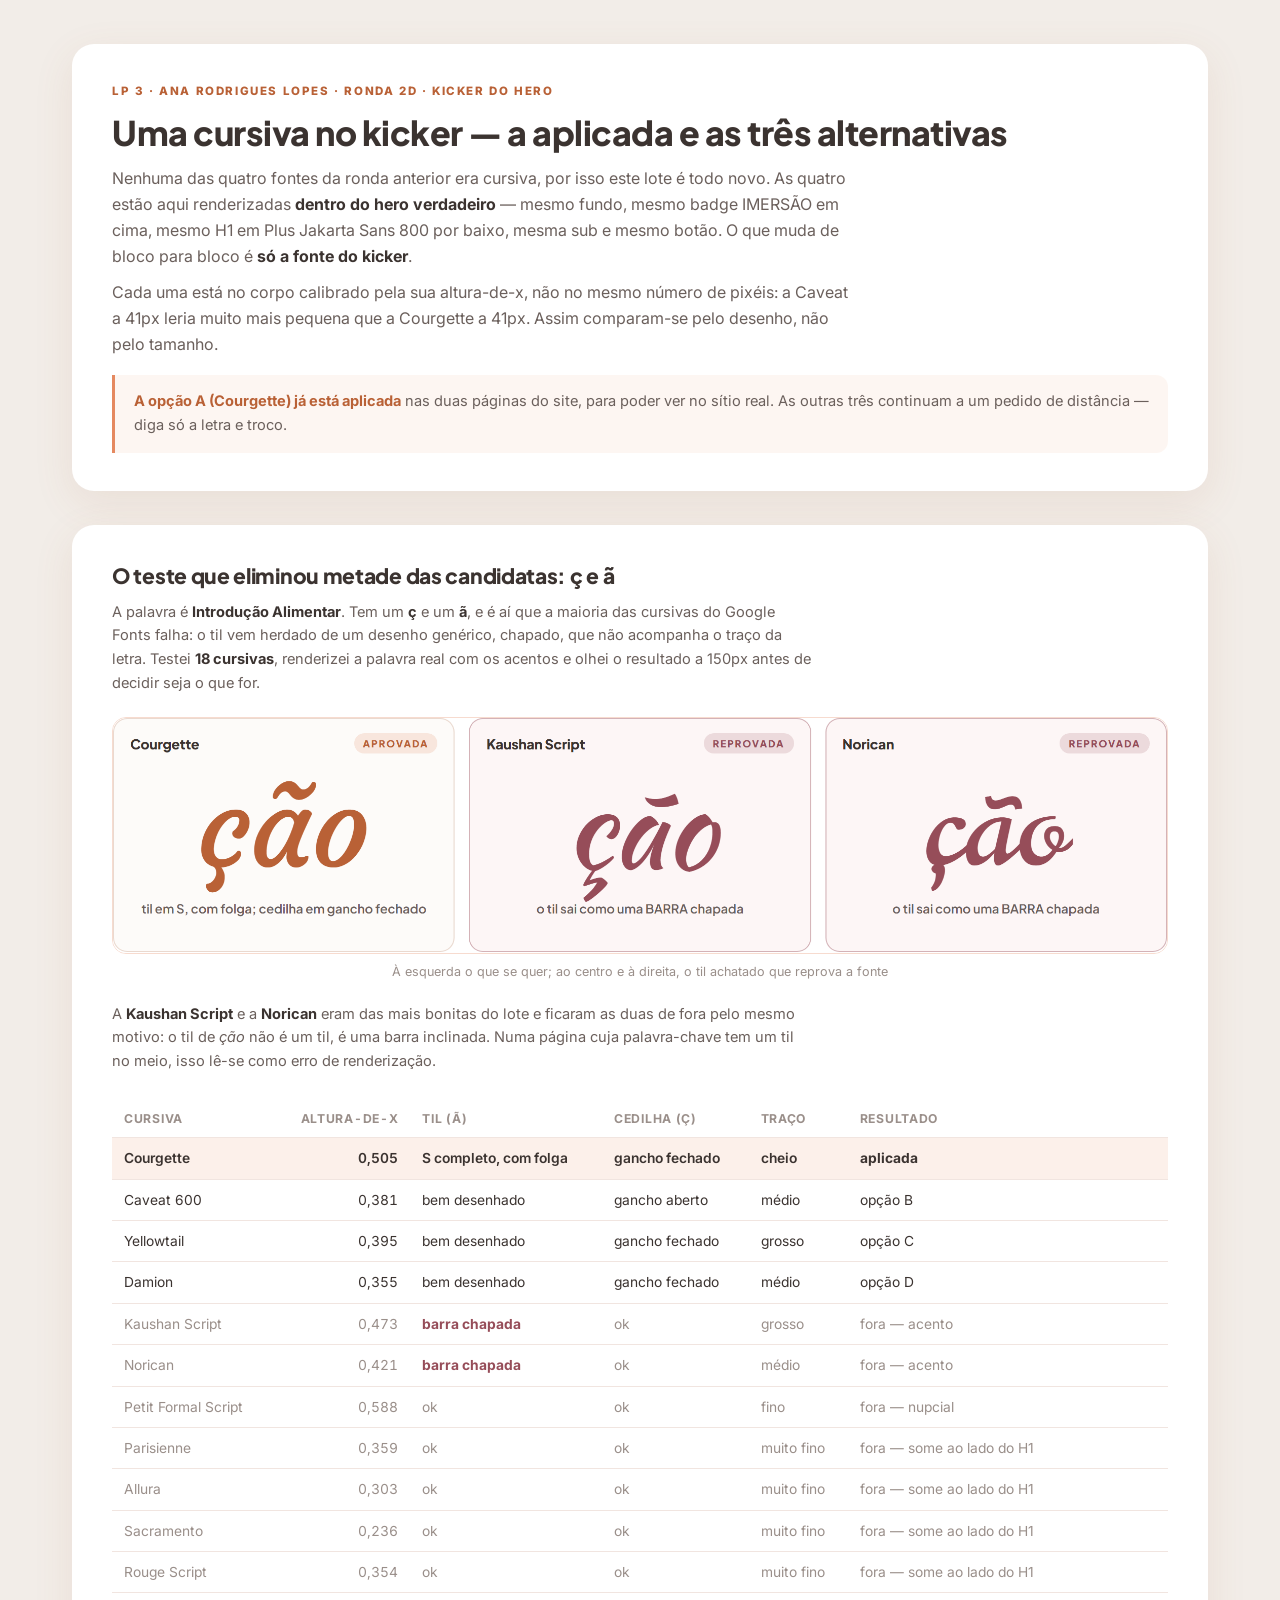
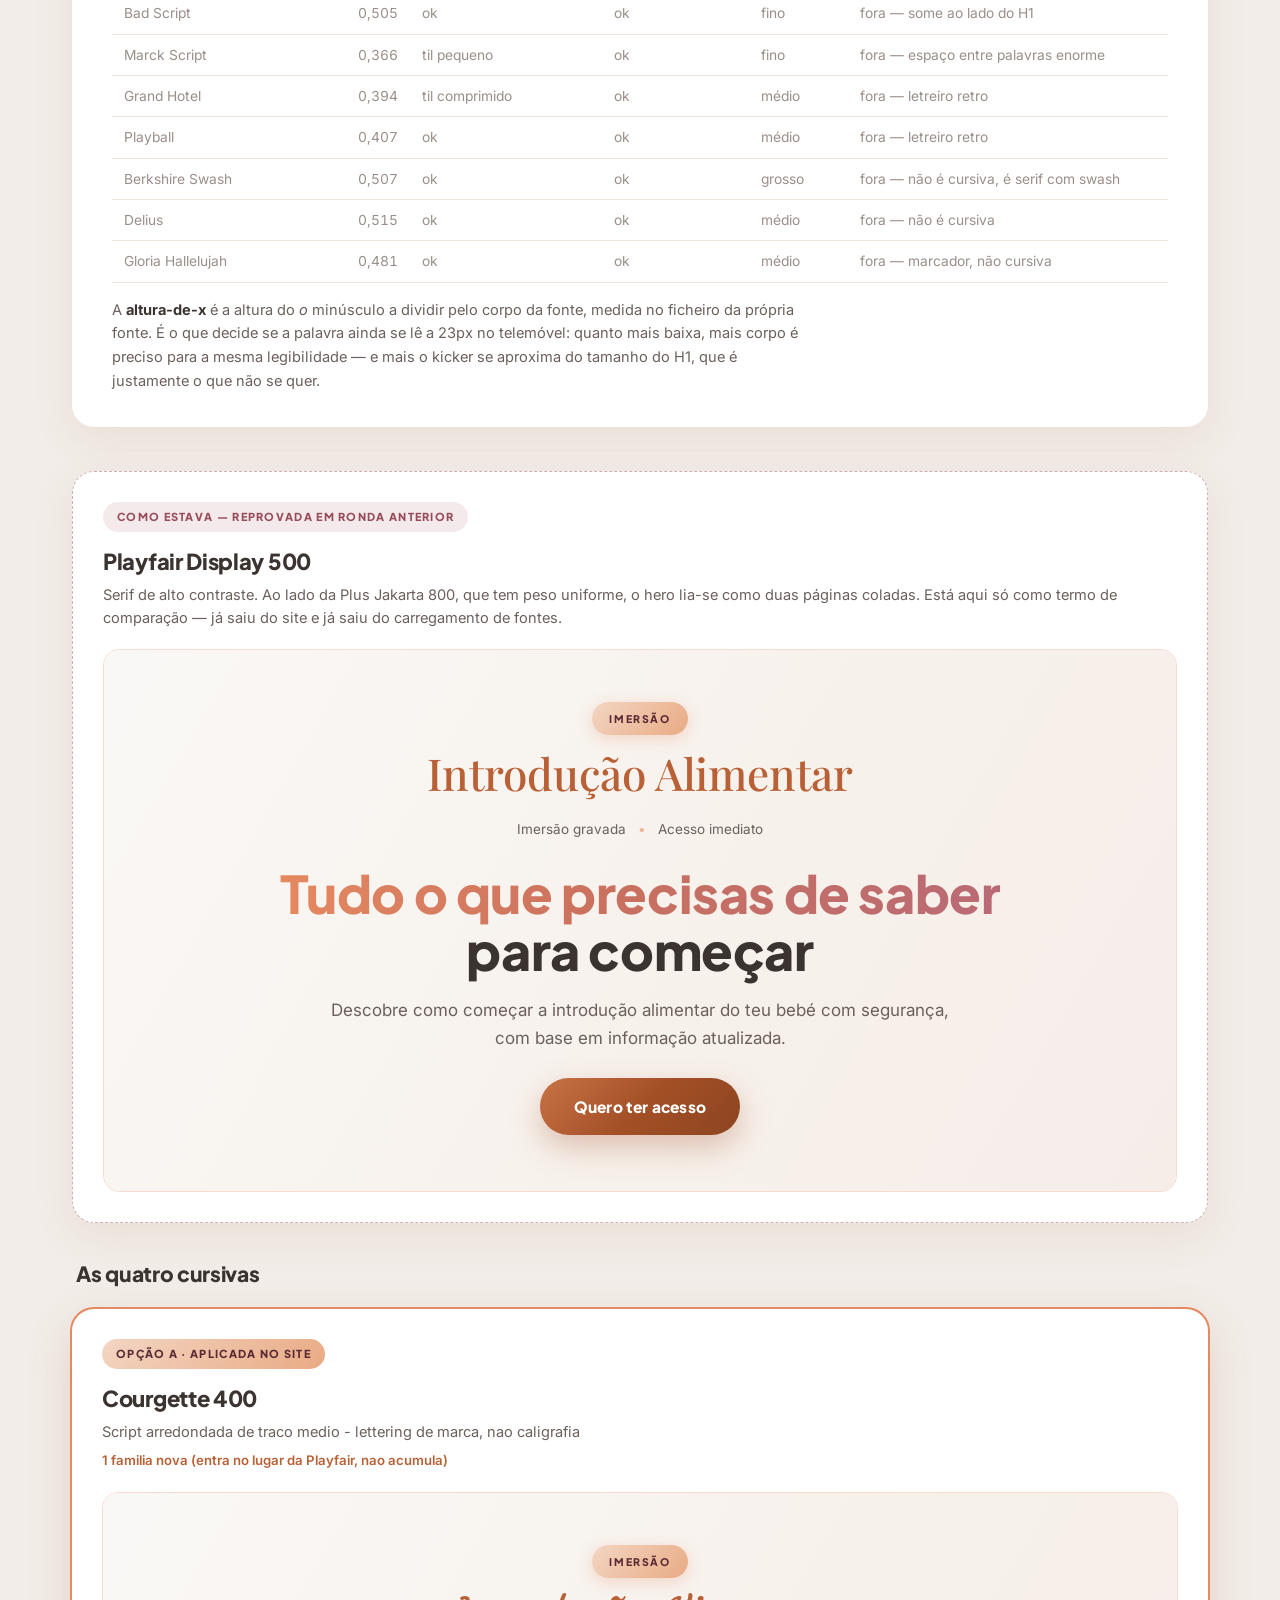
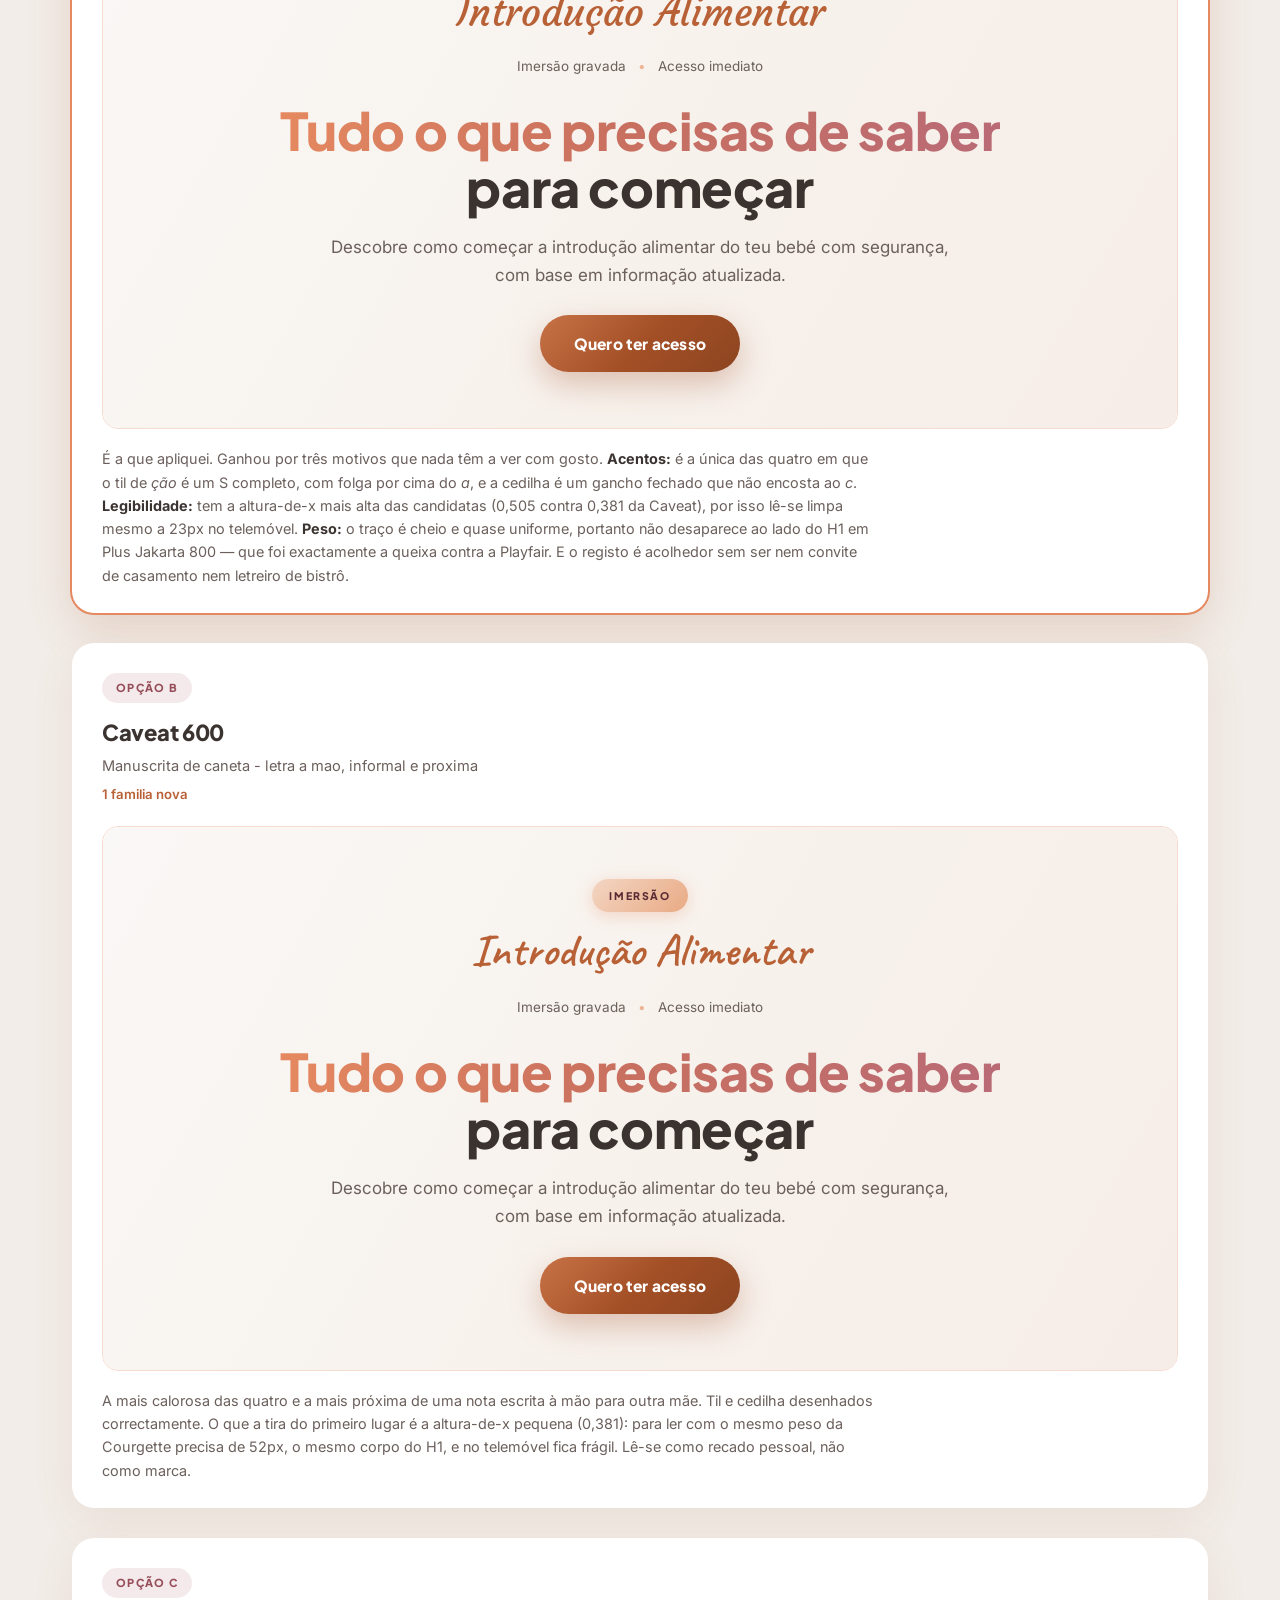
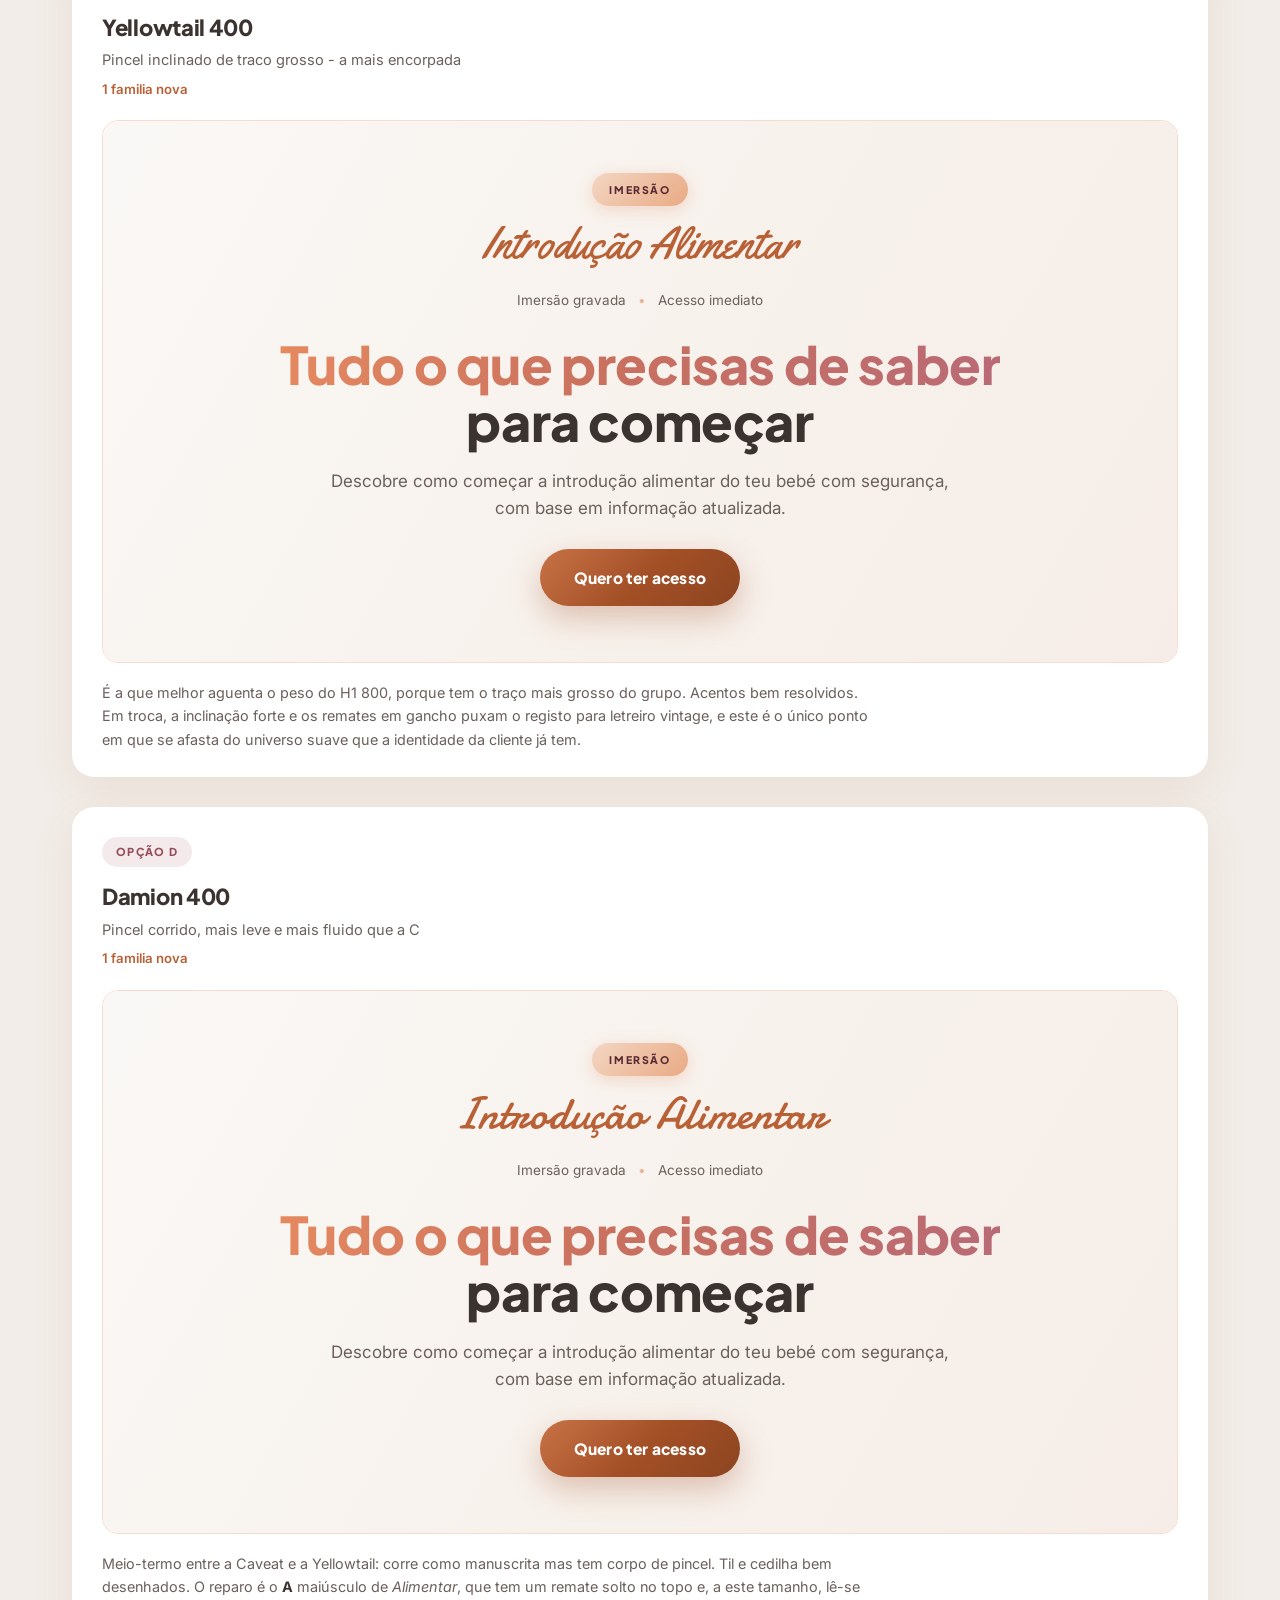
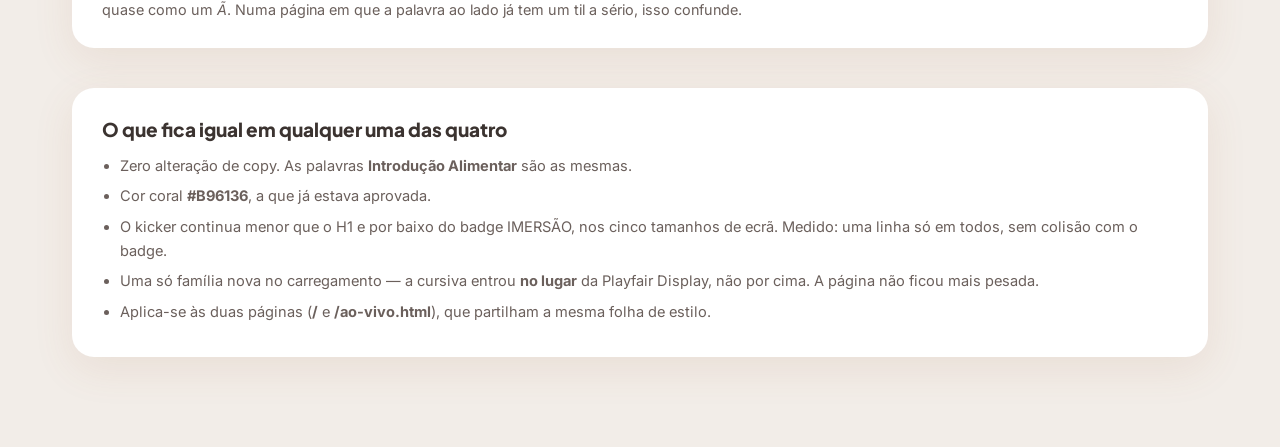
<file: escolha-fonte/index.html>
<!doctype html>
<html lang="pt-PT">
<head>
<meta charset="utf-8">
<meta name="viewport" content="width=device-width,initial-scale=1">
<meta name="robots" content="noindex,nofollow">
<title>Kicker do hero &mdash; 4 cursivas | LP 3 Ana Rodrigues</title>
<link rel="preconnect" href="https://fonts.googleapis.com">
<link rel="preconnect" href="https://fonts.gstatic.com" crossorigin>
<link href="https://fonts.googleapis.com/css2?family=Plus+Jakarta+Sans:wght@600;700;800&amp;family=Inter:wght@300;400;500;600;700&amp;family=Courgette&amp;family=Caveat:wght@600&amp;family=Yellowtail&amp;family=Damion&amp;family=Playfair+Display:wght@500&amp;display=swap" rel="stylesheet">
<style>
:root{
  --paper:#FFFFFF; --sage:#E58960; --sage-esc:#B96136; --sage-claro:#EDB393;
  --coral-esc:#964D59; --ink:#3B3330; --texto:#6B605C; --texto2:#9A8F8A;
  --linha:rgba(229,137,96,.30);
  --grad-sage-claro:linear-gradient(135deg,#F3D6C3 0%, #E9AA84 100%);
}
*{margin:0;padding:0;box-sizing:border-box}
body{font-family:'Inter',system-ui,sans-serif;color:var(--ink);background:#F2EDE8;
  line-height:1.62;-webkit-font-smoothing:antialiased}
.folha{max-width:1180px;margin:0 auto;padding:44px 22px 90px}
.cartao{background:var(--paper);border-radius:22px;box-shadow:0 12px 40px rgba(169,94,61,.10)}
.topo{padding:38px 40px;margin-bottom:34px}
.topo .kick{font-size:11.5px;font-weight:800;letter-spacing:1.6px;text-transform:uppercase;
  color:var(--sage-esc);margin-bottom:12px}
.topo h1{font-family:'Plus Jakarta Sans',sans-serif;font-weight:800;
  font-size:clamp(25px,3vw,34px);line-height:1.16;letter-spacing:-.5px;margin-bottom:14px}
.topo p{color:var(--texto);max-width:74ch;margin-bottom:10px}
.topo b,.leg b,.nota b{color:var(--ink)}
.aviso{margin-top:18px;padding:15px 19px;border-left:3px solid var(--sage);
  background:rgba(229,137,96,.08);border-radius:0 12px 12px 0;font-size:14.6px;color:var(--texto)}
.aviso b{color:var(--sage-esc)}

.prova{padding:34px 40px;margin-bottom:44px}
h2.sec{font-family:'Plus Jakarta Sans',sans-serif;font-weight:800;font-size:21px;
  letter-spacing:-.3px;margin-bottom:8px}
.leg{color:var(--texto);font-size:14.6px;margin-bottom:22px;max-width:78ch}
.prova img{width:100%;border-radius:14px;border:1px solid var(--linha);display:block}
figcaption{font-size:12.6px;color:var(--texto2);margin-top:8px;text-align:center}
.tab-scroll{overflow-x:auto;-webkit-overflow-scrolling:touch;margin-top:26px}
table{border-collapse:collapse;width:100%;min-width:660px;font-size:13.8px}
th,td{text-align:left;padding:9px 12px;border-bottom:1px solid rgba(169,94,61,.16)}
th{font-weight:700;color:var(--texto2);font-size:12.2px;text-transform:uppercase;
  letter-spacing:.7px;white-space:nowrap}
th.num,td.num{text-align:right;font-variant-numeric:tabular-nums}
tr.vence td{background:rgba(229,137,96,.13);font-weight:600}
tr.fora td{color:var(--texto2)}
tr.fora td b{color:var(--coral-esc)}

.opt{padding:30px 30px 26px;margin-bottom:30px}
.opt.e-aplicada{box-shadow:0 0 0 2px var(--sage),0 16px 46px rgba(169,94,61,.20)}
.opt-h{margin-bottom:20px}
.tag{display:inline-block;background:rgba(185,106,117,.14);color:var(--coral-esc);
  font-size:11px;font-weight:800;letter-spacing:1.3px;text-transform:uppercase;
  padding:6px 14px;border-radius:50px;margin-bottom:12px;
  font-family:'Plus Jakarta Sans',sans-serif}
.tag.viva{background:var(--grad-sage-claro);color:#5A2A33}
.opt-h h3,.reprovada h3{font-family:'Plus Jakarta Sans',sans-serif;font-weight:800;
  font-size:22px;letter-spacing:-.3px}
.registo{color:var(--texto);font-size:14.6px;margin-top:4px}
.carga{color:var(--sage-esc);font-size:13.2px;font-weight:600;margin-top:6px}
.nota{margin-top:18px;color:var(--texto);font-size:14.4px;max-width:86ch}

/* palco: reproducao fiel do hero da pagina (mesmo fundo, mesmas medidas) */
.palco{border:1px solid var(--linha);border-radius:16px;overflow:hidden}
.palco .hero{background:linear-gradient(120deg,#FAF8F6 0%, #F7F1EB 58%, #F6EDE9 100%);
  padding:52px 24px 56px;display:flex;justify-content:center}
.hero-copy{max-width:860px;text-align:center;display:flex;flex-direction:column;
  align-items:center}
.hero-lock{display:flex;flex-direction:column;align-items:center;gap:12px}
.eyebrow{display:inline-flex;align-items:center;background:var(--grad-sage-claro);
  color:#5A2A33;font-family:'Plus Jakarta Sans',sans-serif;font-size:10.5px;font-weight:800;
  letter-spacing:1.6px;text-transform:uppercase;padding:8px 17px;border-radius:50px;
  box-shadow:0 4px 16px rgba(229,137,96,.28)}
.kicker{line-height:1.18;color:var(--sage-esc)}
.meta{display:flex;flex-wrap:wrap;align-items:center;justify-content:center;gap:8px 12px;
  margin-top:20px;font-size:13.5px;color:var(--texto)}
.meta i{color:var(--sage-claro);font-style:normal}
.palco h1{font-family:'Plus Jakarta Sans',sans-serif;font-weight:800;
  font-size:clamp(31px,4.3vw,52px);line-height:1.1;letter-spacing:-.4px;margin:24px 0 18px}
.grad{background:linear-gradient(96deg,#E58960 0%, #C9705F 46%, #B96A75 100%);
  -webkit-background-clip:text;background-clip:text;-webkit-text-fill-color:transparent}
.palco .sub{font-size:17px;color:var(--texto);line-height:1.62;margin-bottom:26px;
  max-width:640px}
.btn{display:inline-block;
  background:linear-gradient(135deg,#C87246 0%, #A34F26 52%, #8C4520 100%);
  color:#fff;font-family:'Plus Jakarta Sans',sans-serif;font-weight:800;font-size:15.5px;
  letter-spacing:.2px;padding:16px 34px;border-radius:50px;
  box-shadow:0 12px 30px rgba(169,94,61,.34)}

.reprovada{padding:30px;margin-bottom:34px;border:1px dashed rgba(150,77,89,.45)}
.rodape{margin-top:40px;padding:26px 30px;font-size:14.6px;color:var(--texto)}
.rodape h2{font-family:'Plus Jakarta Sans',sans-serif;font-weight:800;font-size:19px;
  margin-bottom:10px;color:var(--ink)}
.rodape ul{margin:10px 0 0 18px}
.rodape li{margin-bottom:7px}
@media(max-width:820px){
  .topo,.prova,.opt,.reprovada,.rodape{padding:24px 20px}
  .palco .hero{padding:36px 18px 40px}
  th,td{padding:8px 9px;font-size:13px}
  th{font-size:11.2px;letter-spacing:.4px}
}

.k-a{font-family:'Courgette',cursive;font-weight:400;font-size:clamp(26px,3.05vw,41px);letter-spacing:0;text-transform:none}
.k-b{font-family:'Caveat',cursive;font-weight:600;font-size:clamp(28px,3.55vw,49px);letter-spacing:0;text-transform:none}
.k-c{font-family:'Yellowtail',cursive;font-weight:400;font-size:clamp(27px,3.4vw,47px);letter-spacing:0;text-transform:none}
.k-d{font-family:'Damion',cursive;font-weight:400;font-size:clamp(27px,3.5vw,49px);letter-spacing:0;text-transform:none}
.k-x{font-family:'Playfair Display',Georgia,serif;font-weight:500;
  font-size:clamp(27px,3.5vw,44px);letter-spacing:-.2px;text-transform:none}
</style>
</head>
<body>
<div class="folha">

  <section class="cartao topo">
    <p class="kick">LP 3 &middot; Ana Rodrigues Lopes &middot; ronda 2d &middot; kicker do hero</p>
    <h1>Uma cursiva no kicker &mdash; a aplicada e as tr&ecirc;s alternativas</h1>
    <p>Nenhuma das quatro fontes da ronda anterior era cursiva, por isso este lote &eacute;
    todo novo. As quatro est&atilde;o aqui renderizadas <b>dentro do hero verdadeiro</b>
    &mdash; mesmo fundo, mesmo badge IMERS&Atilde;O em cima, mesmo H1 em Plus Jakarta Sans 800
    por baixo, mesma sub e mesmo bot&atilde;o. O que muda de bloco para bloco &eacute;
    <b>s&oacute; a fonte do kicker</b>.</p>
    <p>Cada uma est&aacute; no corpo calibrado pela sua altura-de-x, n&atilde;o no mesmo
    n&uacute;mero de pix&eacute;is: a Caveat a 41px leria muito mais pequena que a Courgette a
    41px. Assim comparam-se pelo desenho, n&atilde;o pelo tamanho.</p>
    <div class="aviso"><b>A op&ccedil;&atilde;o A (Courgette) j&aacute; est&aacute; aplicada</b>
    nas duas p&aacute;ginas do site, para poder ver no s&iacute;tio real. As outras tr&ecirc;s
    continuam a um pedido de dist&acirc;ncia &mdash; diga s&oacute; a letra e troco.</div>
  </section>

  <section class="cartao prova">
    <h2 class="sec">O teste que eliminou metade das candidatas: &ccedil; e &atilde;</h2>
    <p class="leg">A palavra &eacute; <b>Introdu&ccedil;&atilde;o Alimentar</b>. Tem um
    <b>&ccedil;</b> e um <b>&atilde;</b>, e &eacute; a&iacute; que a maioria das cursivas do
    Google Fonts falha: o til vem herdado de um desenho gen&eacute;rico, chapado, que
    n&atilde;o acompanha o tra&ccedil;o da letra. Testei <b>18 cursivas</b>, renderizei a
    palavra real com os acentos e olhei o resultado a 150px antes de decidir seja o que
    for.</p>
    <figure>
      <img src="kicker-acentos-prova.png" alt="Compara&ccedil;&atilde;o do til e da cedilha em ção nas fontes Courgette, Kaushan Script e Norican">
      <figcaption>&Agrave; esquerda o que se quer; ao centro e &agrave; direita, o til achatado
      que reprova a fonte</figcaption>
    </figure>
    <p class="leg" style="margin-top:20px">A <b>Kaushan Script</b> e a <b>Norican</b> eram das
    mais bonitas do lote e ficaram as duas de fora pelo mesmo motivo: o til de
    <i>&ccedil;&atilde;o</i> n&atilde;o &eacute; um til, &eacute; uma barra inclinada. Numa
    p&aacute;gina cuja palavra-chave tem um til no meio, isso l&ecirc;-se como erro de
    renderiza&ccedil;&atilde;o.</p>
    <div class="tab-scroll">
      <table>
        <thead><tr><th>Cursiva</th><th class="num">altura-de-x</th><th>til (&atilde;)</th>
        <th>cedilha (&ccedil;)</th><th>tra&ccedil;o</th><th>resultado</th></tr></thead>
        <tbody>
            <tr class="vence"><td>Courgette</td><td class="num">0,505</td><td>S completo, com folga</td><td>gancho fechado</td><td>cheio</td><td><b>aplicada</b></td></tr>
            <tr><td>Caveat 600</td><td class="num">0,381</td><td>bem desenhado</td><td>gancho aberto</td><td>m&eacute;dio</td><td>op&ccedil;&atilde;o B</td></tr>
            <tr><td>Yellowtail</td><td class="num">0,395</td><td>bem desenhado</td><td>gancho fechado</td><td>grosso</td><td>op&ccedil;&atilde;o C</td></tr>
            <tr><td>Damion</td><td class="num">0,355</td><td>bem desenhado</td><td>gancho fechado</td><td>m&eacute;dio</td><td>op&ccedil;&atilde;o D</td></tr>
            <tr class="fora"><td>Kaushan Script</td><td class="num">0,473</td><td><b>barra chapada</b></td><td>ok</td><td>grosso</td><td>fora &mdash; acento</td></tr>
            <tr class="fora"><td>Norican</td><td class="num">0,421</td><td><b>barra chapada</b></td><td>ok</td><td>m&eacute;dio</td><td>fora &mdash; acento</td></tr>
            <tr class="fora"><td>Petit Formal Script</td><td class="num">0,588</td><td>ok</td><td>ok</td><td>fino</td><td>fora &mdash; nupcial</td></tr>
            <tr class="fora"><td>Parisienne</td><td class="num">0,359</td><td>ok</td><td>ok</td><td>muito fino</td><td>fora &mdash; some ao lado do H1</td></tr>
            <tr class="fora"><td>Allura</td><td class="num">0,303</td><td>ok</td><td>ok</td><td>muito fino</td><td>fora &mdash; some ao lado do H1</td></tr>
            <tr class="fora"><td>Sacramento</td><td class="num">0,236</td><td>ok</td><td>ok</td><td>muito fino</td><td>fora &mdash; some ao lado do H1</td></tr>
            <tr class="fora"><td>Rouge Script</td><td class="num">0,354</td><td>ok</td><td>ok</td><td>muito fino</td><td>fora &mdash; some ao lado do H1</td></tr>
            <tr class="fora"><td>Bad Script</td><td class="num">0,505</td><td>ok</td><td>ok</td><td>fino</td><td>fora &mdash; some ao lado do H1</td></tr>
            <tr class="fora"><td>Marck Script</td><td class="num">0,366</td><td>til pequeno</td><td>ok</td><td>fino</td><td>fora &mdash; espa&ccedil;o entre palavras enorme</td></tr>
            <tr class="fora"><td>Grand Hotel</td><td class="num">0,394</td><td>til comprimido</td><td>ok</td><td>m&eacute;dio</td><td>fora &mdash; letreiro retro</td></tr>
            <tr class="fora"><td>Playball</td><td class="num">0,407</td><td>ok</td><td>ok</td><td>m&eacute;dio</td><td>fora &mdash; letreiro retro</td></tr>
            <tr class="fora"><td>Berkshire Swash</td><td class="num">0,507</td><td>ok</td><td>ok</td><td>grosso</td><td>fora &mdash; n&atilde;o &eacute; cursiva, &eacute; serif com swash</td></tr>
            <tr class="fora"><td>Delius</td><td class="num">0,515</td><td>ok</td><td>ok</td><td>m&eacute;dio</td><td>fora &mdash; n&atilde;o &eacute; cursiva</td></tr>
            <tr class="fora"><td>Gloria Hallelujah</td><td class="num">0,481</td><td>ok</td><td>ok</td><td>m&eacute;dio</td><td>fora &mdash; marcador, n&atilde;o cursiva</td></tr>
        </tbody>
      </table>
    </div>
    <p class="leg" style="margin-top:16px;margin-bottom:0">A <b>altura-de-x</b> &eacute; a
    altura do <i>o</i> min&uacute;sculo a dividir pelo corpo da fonte, medida no ficheiro da
    pr&oacute;pria fonte. &Eacute; o que decide se a palavra ainda se l&ecirc; a 23px no
    telem&oacute;vel: quanto mais baixa, mais corpo &eacute; preciso para a mesma legibilidade
    &mdash; e mais o kicker se aproxima do tamanho do H1, que &eacute; justamente o que
    n&atilde;o se quer.</p>
  </section>

  <section class="cartao reprovada">
    <span class="tag">Como estava &mdash; reprovada em ronda anterior</span>
    <h3>Playfair Display 500</h3>
    <p class="registo" style="margin-bottom:18px">Serif de alto contraste. Ao lado da Plus
    Jakarta 800, que tem peso uniforme, o hero lia-se como duas p&aacute;ginas coladas.
    Est&aacute; aqui s&oacute; como termo de compara&ccedil;&atilde;o &mdash; j&aacute; saiu do
    site e j&aacute; saiu do carregamento de fontes.</p>
      <div class="palco">
        <div class="hero">
          <div class="hero-copy">
            <div class="hero-lock">
              <span class="eyebrow">Imers&atilde;o</span>
              <p class="kicker k-x">Introdu&ccedil;&atilde;o Alimentar</p>
            </div>
            <div class="meta"><span>Imers&atilde;o gravada</span><i>&bull;</i><span>Acesso imediato</span></div>
            <h1><span class="grad">Tudo o que precisas de saber</span><br> para come&ccedil;ar</h1>
            <p class="sub">Descobre como come&ccedil;ar a introdu&ccedil;&atilde;o alimentar do teu beb&eacute; com seguran&ccedil;a, com base em informa&ccedil;&atilde;o atualizada.</p>
            <span class="btn">Quero ter acesso</span>
          </div>
        </div>
      </div>
  </section>

  <h2 class="sec" style="margin:6px 0 18px 4px">As quatro cursivas</h2>

    <article class="cartao opt e-aplicada" id="op-a">
      <header class="opt-h">
        <span class="tag viva">Op&ccedil;&atilde;o A &middot; aplicada no site</span>
        <h3>Courgette 400</h3>
        <p class="registo">Script arredondada de traco medio - lettering de marca, nao caligrafia</p>
        <p class="carga">1 familia nova (entra no lugar da Playfair, nao acumula)</p>
      </header>
      <div class="palco">
        <div class="hero">
          <div class="hero-copy">
            <div class="hero-lock">
              <span class="eyebrow">Imers&atilde;o</span>
              <p class="kicker k-a">Introdu&ccedil;&atilde;o Alimentar</p>
            </div>
            <div class="meta"><span>Imers&atilde;o gravada</span><i>&bull;</i><span>Acesso imediato</span></div>
            <h1><span class="grad">Tudo o que precisas de saber</span><br> para come&ccedil;ar</h1>
            <p class="sub">Descobre como come&ccedil;ar a introdu&ccedil;&atilde;o alimentar do teu beb&eacute; com seguran&ccedil;a, com base em informa&ccedil;&atilde;o atualizada.</p>
            <span class="btn">Quero ter acesso</span>
          </div>
        </div>
      </div>
      <p class="nota">&Eacute; a que apliquei. Ganhou por tr&ecirc;s motivos que nada t&ecirc;m a ver com gosto. <b>Acentos:</b> &eacute; a &uacute;nica das quatro em que o til de <i>&ccedil;&atilde;o</i> &eacute; um S completo, com folga por cima do <i>a</i>, e a cedilha &eacute; um gancho fechado que n&atilde;o encosta ao <i>c</i>. <b>Legibilidade:</b> tem a altura-de-x mais alta das candidatas (0,505 contra 0,381 da Caveat), por isso l&ecirc;-se limpa mesmo a 23px no telem&oacute;vel. <b>Peso:</b> o tra&ccedil;o &eacute; cheio e quase uniforme, portanto n&atilde;o desaparece ao lado do H1 em Plus Jakarta 800 &mdash; que foi exactamente a queixa contra a Playfair. E o registo &eacute; acolhedor sem ser nem convite de casamento nem letreiro de bistr&ocirc;.</p>
    </article>

    <article class="cartao opt" id="op-b">
      <header class="opt-h">
        <span class="tag">Op&ccedil;&atilde;o B</span>
        <h3>Caveat 600</h3>
        <p class="registo">Manuscrita de caneta - letra a mao, informal e proxima</p>
        <p class="carga">1 familia nova</p>
      </header>
      <div class="palco">
        <div class="hero">
          <div class="hero-copy">
            <div class="hero-lock">
              <span class="eyebrow">Imers&atilde;o</span>
              <p class="kicker k-b">Introdu&ccedil;&atilde;o Alimentar</p>
            </div>
            <div class="meta"><span>Imers&atilde;o gravada</span><i>&bull;</i><span>Acesso imediato</span></div>
            <h1><span class="grad">Tudo o que precisas de saber</span><br> para come&ccedil;ar</h1>
            <p class="sub">Descobre como come&ccedil;ar a introdu&ccedil;&atilde;o alimentar do teu beb&eacute; com seguran&ccedil;a, com base em informa&ccedil;&atilde;o atualizada.</p>
            <span class="btn">Quero ter acesso</span>
          </div>
        </div>
      </div>
      <p class="nota">A mais calorosa das quatro e a mais pr&oacute;xima de uma nota escrita &agrave; m&atilde;o para outra m&atilde;e. Til e cedilha desenhados correctamente. O que a tira do primeiro lugar &eacute; a altura-de-x pequena (0,381): para ler com o mesmo peso da Courgette precisa de 52px, o mesmo corpo do H1, e no telem&oacute;vel fica fr&aacute;gil. L&ecirc;-se como recado pessoal, n&atilde;o como marca.</p>
    </article>

    <article class="cartao opt" id="op-c">
      <header class="opt-h">
        <span class="tag">Op&ccedil;&atilde;o C</span>
        <h3>Yellowtail 400</h3>
        <p class="registo">Pincel inclinado de traco grosso - a mais encorpada</p>
        <p class="carga">1 familia nova</p>
      </header>
      <div class="palco">
        <div class="hero">
          <div class="hero-copy">
            <div class="hero-lock">
              <span class="eyebrow">Imers&atilde;o</span>
              <p class="kicker k-c">Introdu&ccedil;&atilde;o Alimentar</p>
            </div>
            <div class="meta"><span>Imers&atilde;o gravada</span><i>&bull;</i><span>Acesso imediato</span></div>
            <h1><span class="grad">Tudo o que precisas de saber</span><br> para come&ccedil;ar</h1>
            <p class="sub">Descobre como come&ccedil;ar a introdu&ccedil;&atilde;o alimentar do teu beb&eacute; com seguran&ccedil;a, com base em informa&ccedil;&atilde;o atualizada.</p>
            <span class="btn">Quero ter acesso</span>
          </div>
        </div>
      </div>
      <p class="nota">&Eacute; a que melhor aguenta o peso do H1 800, porque tem o tra&ccedil;o mais grosso do grupo. Acentos bem resolvidos. Em troca, a inclina&ccedil;&atilde;o forte e os remates em gancho puxam o registo para letreiro vintage, e este &eacute; o &uacute;nico ponto em que se afasta do universo suave que a identidade da cliente j&aacute; tem.</p>
    </article>

    <article class="cartao opt" id="op-d">
      <header class="opt-h">
        <span class="tag">Op&ccedil;&atilde;o D</span>
        <h3>Damion 400</h3>
        <p class="registo">Pincel corrido, mais leve e mais fluido que a C</p>
        <p class="carga">1 familia nova</p>
      </header>
      <div class="palco">
        <div class="hero">
          <div class="hero-copy">
            <div class="hero-lock">
              <span class="eyebrow">Imers&atilde;o</span>
              <p class="kicker k-d">Introdu&ccedil;&atilde;o Alimentar</p>
            </div>
            <div class="meta"><span>Imers&atilde;o gravada</span><i>&bull;</i><span>Acesso imediato</span></div>
            <h1><span class="grad">Tudo o que precisas de saber</span><br> para come&ccedil;ar</h1>
            <p class="sub">Descobre como come&ccedil;ar a introdu&ccedil;&atilde;o alimentar do teu beb&eacute; com seguran&ccedil;a, com base em informa&ccedil;&atilde;o atualizada.</p>
            <span class="btn">Quero ter acesso</span>
          </div>
        </div>
      </div>
      <p class="nota">Meio-termo entre a Caveat e a Yellowtail: corre como manuscrita mas tem corpo de pincel. Til e cedilha bem desenhados. O reparo &eacute; o <b>A</b> mai&uacute;sculo de <i>Alimentar</i>, que tem um remate solto no topo e, a este tamanho, l&ecirc;-se quase como um <i>&Atilde;</i>. Numa p&aacute;gina em que a palavra ao lado j&aacute; tem um til a s&eacute;rio, isso confunde.</p>
    </article>

  <section class="cartao rodape">
    <h2>O que fica igual em qualquer uma das quatro</h2>
    <ul>
      <li>Zero altera&ccedil;&atilde;o de copy. As palavras <b>Introdu&ccedil;&atilde;o
      Alimentar</b> s&atilde;o as mesmas.</li>
      <li>Cor coral <b>#B96136</b>, a que j&aacute; estava aprovada.</li>
      <li>O kicker continua menor que o H1 e por baixo do badge IMERS&Atilde;O, nos cinco
      tamanhos de ecr&atilde;. Medido: uma linha s&oacute; em todos, sem colis&atilde;o com o
      badge.</li>
      <li>Uma s&oacute; fam&iacute;lia nova no carregamento &mdash; a cursiva entrou <b>no
      lugar</b> da Playfair Display, n&atilde;o por cima. A p&aacute;gina n&atilde;o ficou mais
      pesada.</li>
      <li>Aplica-se &agrave;s duas p&aacute;ginas (<b>/</b> e <b>/ao-vivo.html</b>), que
      partilham a mesma folha de estilo.</li>
    </ul>
  </section>

</div>
</body>
</html>
</file>
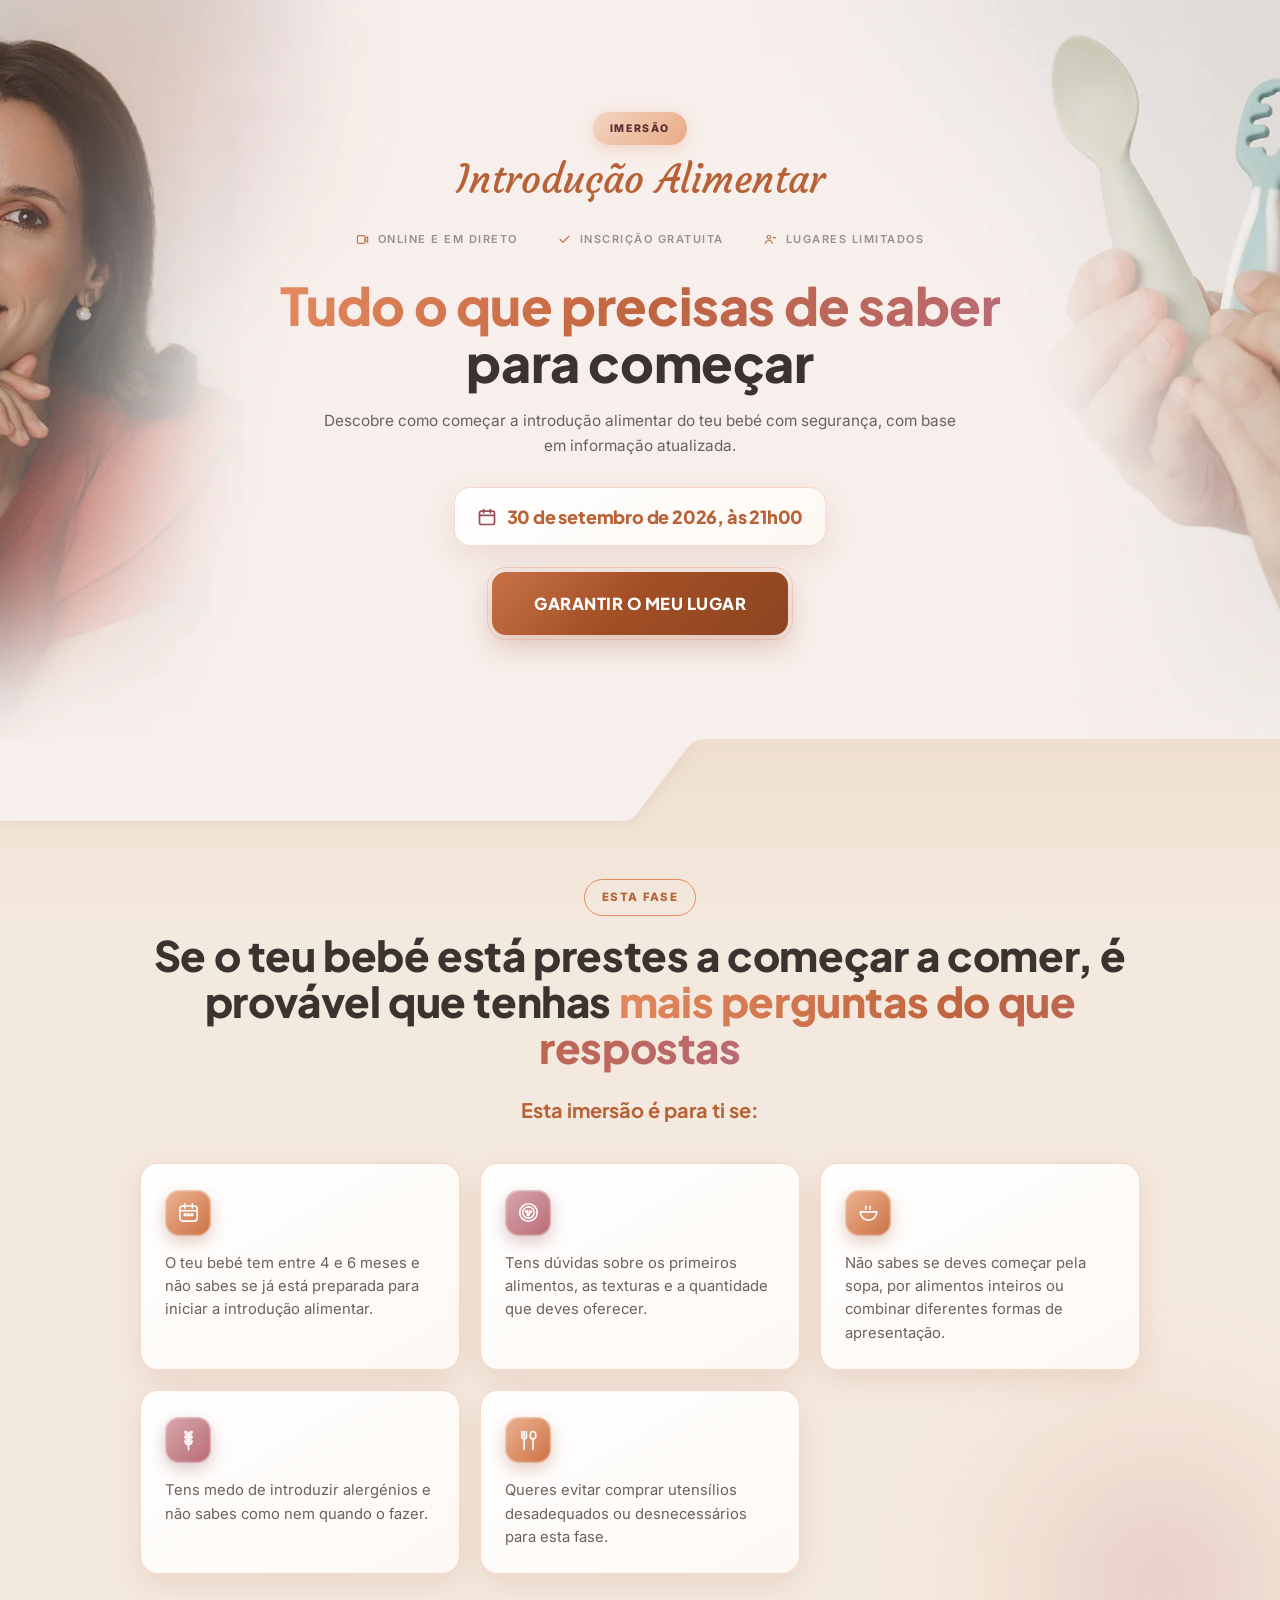
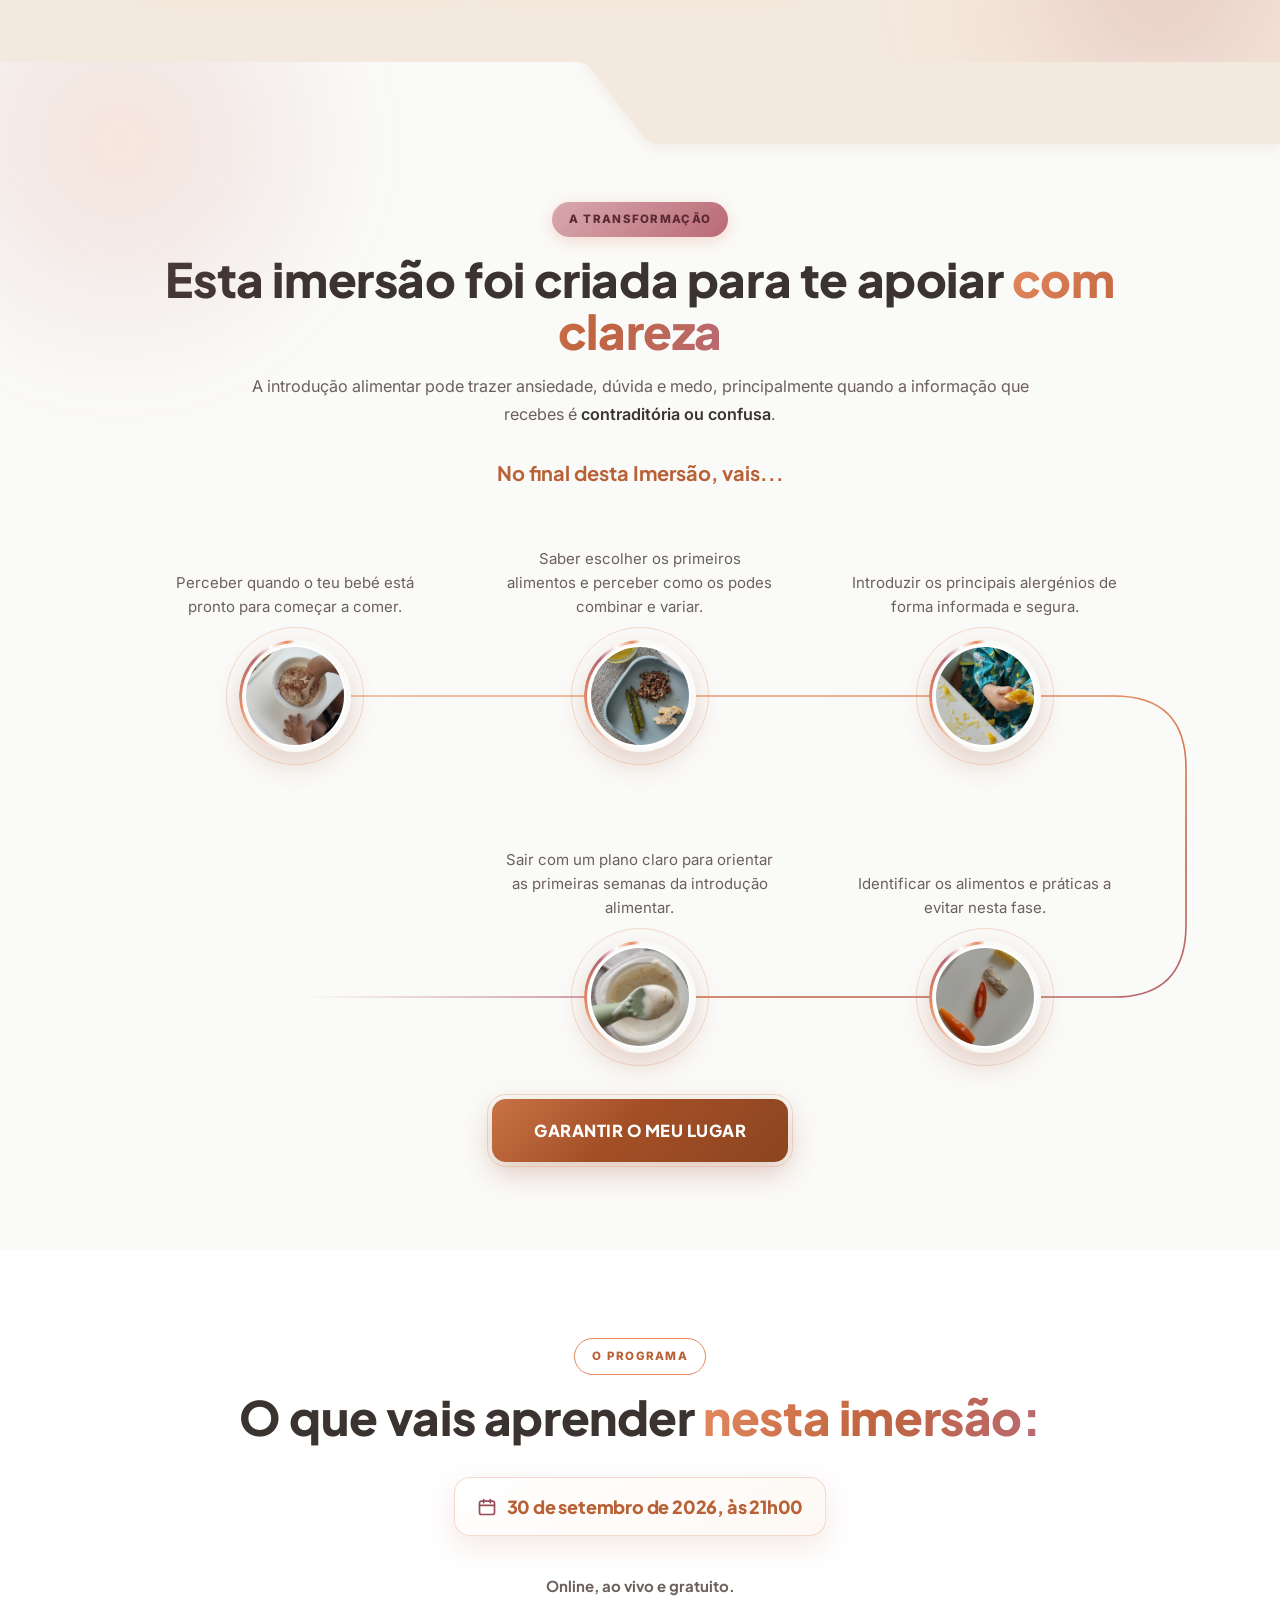
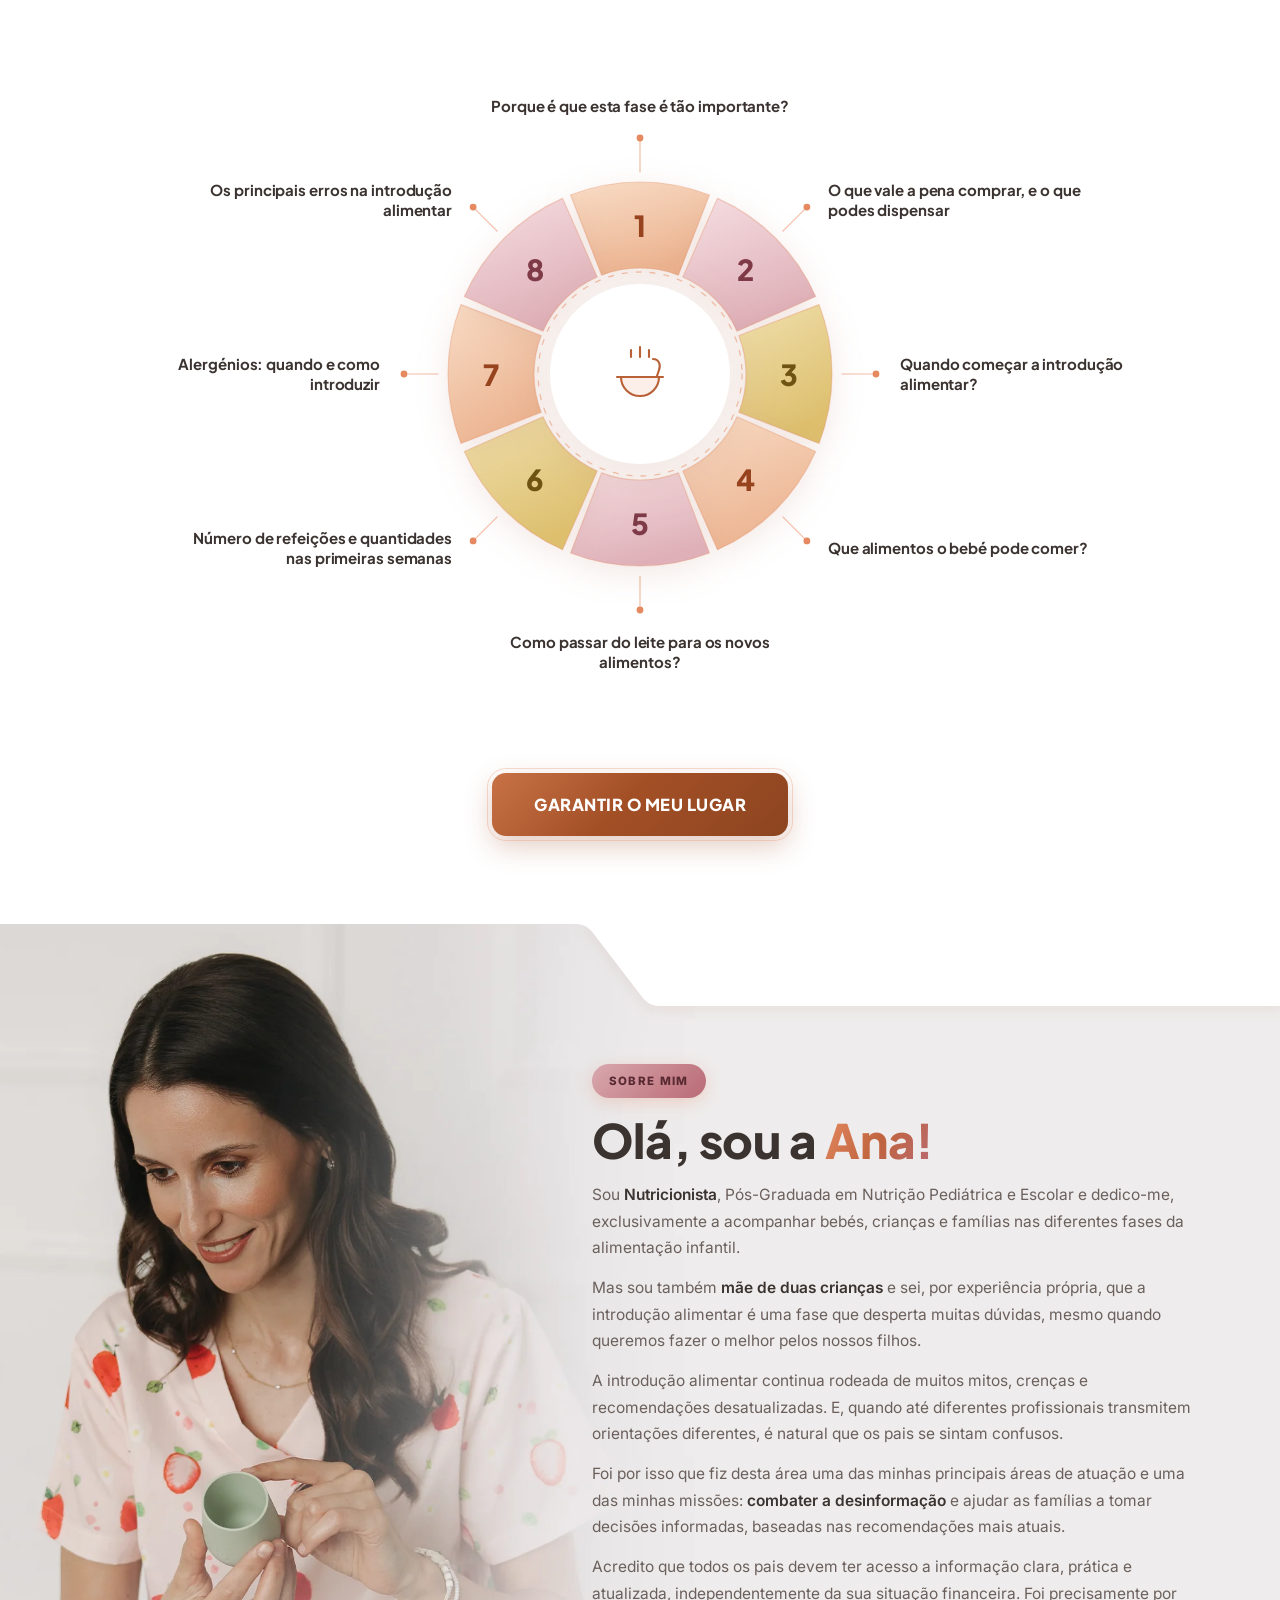
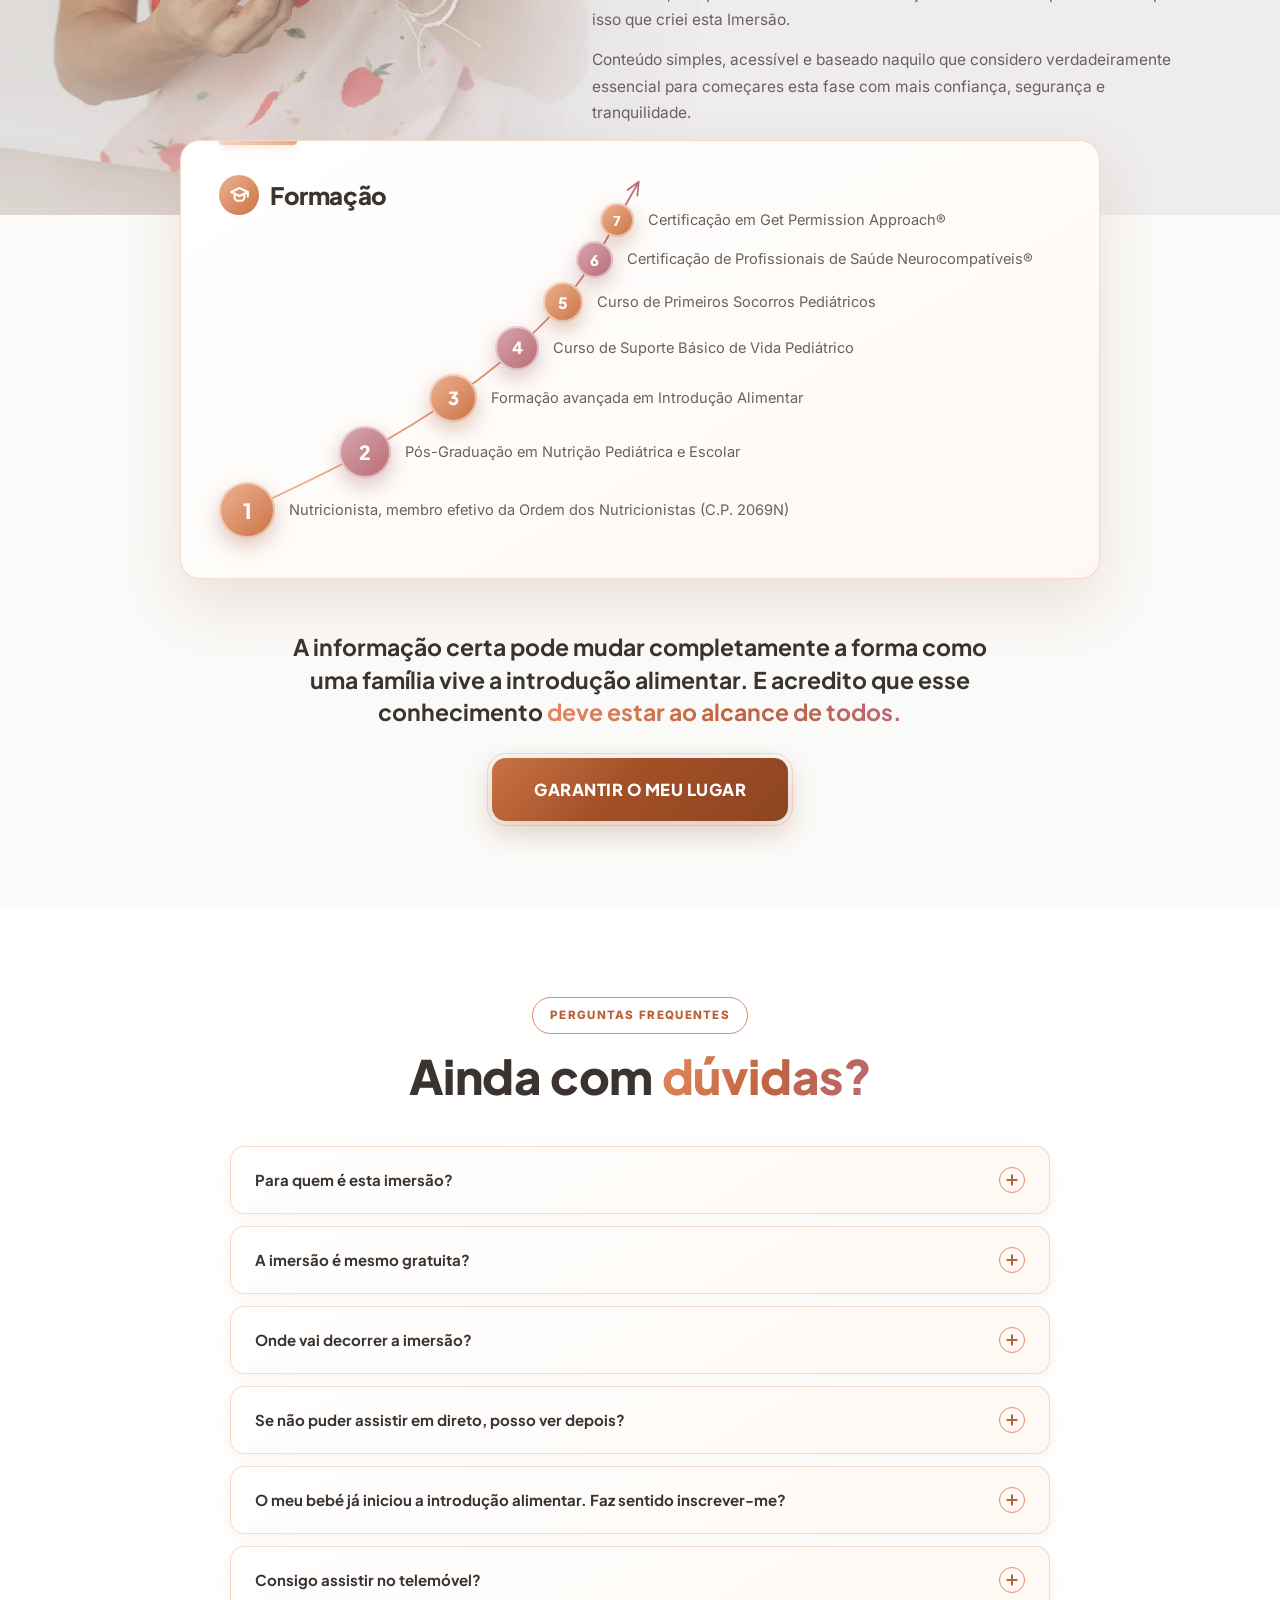
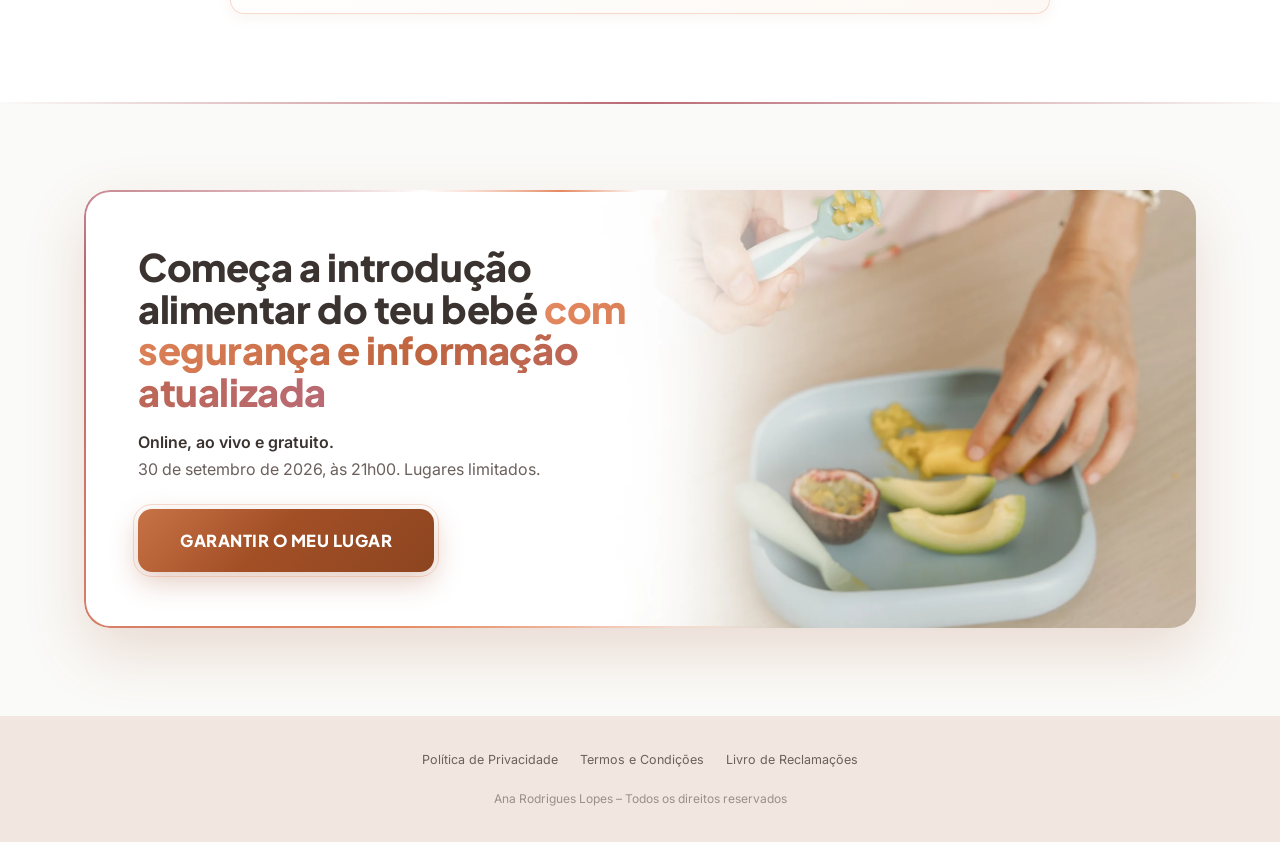
<file: ao-vivo.html>
<!DOCTYPE html>
<html lang="pt-PT">
<head>
<meta charset="UTF-8">
<meta name="viewport" content="width=device-width, initial-scale=1.0">
<title>Imersão gratuita ao vivo — Introdução Alimentar | Ana Rodrigues Lopes</title>
<meta name="description" content="Imersão online, ao vivo e gratuita: Introdução Alimentar, tudo o que precisas de saber para começar. 30 de setembro de 2026, às 21h00. Lugares limitados.">
<meta property="og:title" content="Imersão gratuita ao vivo — Introdução Alimentar: Tudo o que precisas de saber para começar">
<meta property="og:description" content="Online e em direto, a 30 de setembro de 2026 às 21h00. Inscrição gratuita, lugares limitados. Por Ana Rodrigues Lopes, Nutricionista (C.P. 2069N).">
<meta property="og:type" content="website">
<link rel="icon" href="data:image/svg+xml,%3Csvg xmlns='http://www.w3.org/2000/svg' viewBox='0 0 32 32'%3E%3Ccircle cx='16' cy='16' r='15' fill='%23E58960'/%3E%3C/svg%3E">
<link rel="preconnect" href="https://fonts.googleapis.com">
<link rel="preconnect" href="https://fonts.gstatic.com" crossorigin>
<link href="https://fonts.googleapis.com/css2?family=Plus+Jakarta+Sans:wght@600;700;800&family=Inter:wght@300;400;500;600;700&family=Courgette&display=swap" rel="stylesheet">
<link rel="stylesheet" href="assets/style.css">
</head>
<body class="pg-live">

<!-- ============ SECÇÃO 1 — HERO ============ -->
<section class="hero">
  <div class="orb tl" aria-hidden="true"></div>
  <div class="wrap hero-grid">
    <div class="hero-copy sr-hidden">
      <div class="hero-lock">
        <span class="eyebrow hero-pill">Imersão</span>
        <p class="hero-kicker">Introdução Alimentar</p>
      </div>
      <div class="hero-meta topo">
        <span class="hmi"><svg viewBox="0 0 24 24"><rect x="2.5" y="5" width="14" height="14" rx="2.5"/><polygon points="17 10 21.5 7 21.5 17 17 14"/></svg>Online e em direto</span>
        <span class="hmi"><svg viewBox="0 0 24 24"><polyline points="4 12 9 17 20 6"/></svg>Inscrição gratuita</span>
        <span class="hmi"><svg viewBox="0 0 24 24"><circle cx="9" cy="8" r="3.4"/><path d="M2.8 19c0-3.2 2.8-5.2 6.2-5.2s6.2 2 6.2 5.2"/><path d="M17 8.5h4.5"/></svg>Lugares limitados</span>
      </div>
      <h1><span class="txt-grad">Tudo o que precisas de saber</span><br class="h1-br"> para começar</h1>
      <p class="sub">Descobre como começar a introdução alimentar do teu bebé com segurança, com base em informação atualizada.</p>
      <span class="date-badge"><svg viewBox="0 0 24 24"><rect x="3" y="5" width="18" height="16" rx="2.5"/><path d="M3 10h18M8 3v4M16 3v4"/></svg>30 de setembro de 2026, às 21h00</span>
      <div><button type="button" class="btn lg js-pop">Garantir o meu lugar</button></div>
    </div>
  </div>
</section>

<!-- ============ SECÇÃO 2 — IDENTIFICAÇÃO COM DORES ============ -->
<section class="sec sec-duv sec-duv-cards">
  <div class="aba from-hero dir-l" aria-hidden="true"></div>
  <div class="orb coral br" aria-hidden="true"></div>
  <div class="wrap center">
    <span class="eyebrow outline sr-hidden">Esta fase</span>
    <h2 class="maxw-lg sr-hidden">Se o teu bebé está prestes a começar a comer, é provável que tenhas <span class="txt-grad">mais perguntas do que respostas</span></h2>
    <p class="duv-intro sr-hidden">Esta imersão é para ti se:</p>
  </div>
  <div class="wrap">
    <div class="duv-cards">
      <div class="duv-card sr-hidden">
        <span class="dc-ico" aria-hidden="true"><svg viewBox="0 0 24 24" aria-hidden="true" focusable="false"><rect x="3" y="5.2" width="18" height="15.8" rx="3"/><path d="M3 10.2h18"/><path d="M8 3v4.4M16 3v4.4"/><circle cx="8.4" cy="14.4" r=".95"/><circle cx="12" cy="14.4" r=".95"/><circle cx="15.6" cy="14.4" r=".95"/></svg></span>
        <p>O teu bebé tem entre 4 e 6 meses e não sabes se já está preparada para iniciar a introdução alimentar.</p>
      </div>
      <div class="duv-card sr-hidden">
        <span class="dc-ico" aria-hidden="true"><svg viewBox="0 0 24 24" aria-hidden="true" focusable="false"><circle cx="12" cy="12" r="9.1"/><circle cx="12" cy="12" r="5.9"/><circle cx="10.15" cy="10.9" r="1.05"/><circle cx="13.95" cy="11.35" r="1.05"/><circle cx="11.65" cy="14.25" r="1.05"/></svg></span>
        <p>Tens dúvidas sobre os primeiros alimentos, as texturas e a quantidade que deves oferecer.</p>
      </div>
      <div class="duv-card sr-hidden">
        <span class="dc-ico" aria-hidden="true"><svg viewBox="0 0 24 24" aria-hidden="true" focusable="false"><path d="M3.4 11.4h17.2c0 4.75-3.85 8.6-8.6 8.6s-8.6-3.85-8.6-8.6z"/><path d="M9.2 8.6c-1-1.05.95-2 0-3.05"/><path d="M13.6 8.6c-1-1.05.95-2 0-3.05"/></svg></span>
        <p>Não sabes se deves começar pela sopa, por alimentos inteiros ou combinar diferentes formas de apresentação.</p>
      </div>
      <div class="duv-card sr-hidden">
        <span class="dc-ico" aria-hidden="true"><svg viewBox="0 0 24 24" aria-hidden="true" focusable="false"><path d="M12 21.6V5"/><path d="M12 6.5c0-2.1 1.6-3.85 3.7-3.85 0 2.1-1.6 3.85-3.7 3.85z"/><path d="M12 6.5c0-2.1-1.6-3.85-3.7-3.85 0 2.1 1.6 3.85 3.7 3.85z"/><path d="M12 11.5c0-2.1 1.6-3.85 3.7-3.85 0 2.1-1.6 3.85-3.7 3.85z"/><path d="M12 11.5c0-2.1-1.6-3.85-3.7-3.85 0 2.1 1.6 3.85 3.7 3.85z"/><path d="M12 16.5c0-2.1 1.6-3.85 3.7-3.85 0 2.1-1.6 3.85-3.7 3.85z"/><path d="M12 16.5c0-2.1-1.6-3.85-3.7-3.85 0 2.1 1.6 3.85 3.7 3.85z"/></svg></span>
        <p>Tens medo de introduzir alergénios e não sabes como nem quando o fazer.</p>
      </div>
      <div class="duv-card sr-hidden">
        <span class="dc-ico" aria-hidden="true"><svg viewBox="0 0 24 24" aria-hidden="true" focusable="false"><path d="M5.1 2.6v5.1a2.4 2.4 0 0 0 4.8 0V2.6"/><path d="M7.5 2.6v5.1"/><path d="M7.5 10.1v11.3"/><path d="M16.7 2.6c1.75 0 2.9 1.7 2.9 3.9s-1.15 3.9-2.9 3.9-2.9-1.7-2.9-3.9 1.15-3.9 2.9-3.9z"/><path d="M16.7 10.4v11"/></svg></span>
        <p>Queres evitar comprar utensílios desadequados ou desnecessários para esta fase.</p>
      </div>
    </div>
  </div>
</section>

<!-- ============ SECÇÃO 3 — TRANSFORMAÇÃO ============ -->
<section class="sec sec-imag">
  <div class="aba from-areia dir-r" aria-hidden="true"></div>
  <div class="orb tl" aria-hidden="true"></div>
  <div class="wrap center">
    <span class="eyebrow coral">A transformação</span>
    <h2 class="maxw-lg">Esta imersão foi criada para te apoiar <span class="txt-grad">com clareza</span></h2>
    <p class="imag-lead">A introdução alimentar pode trazer ansiedade, dúvida e medo, principalmente quando a informação que recebes é <b>contraditória ou confusa</b>.</p>
    <p class="duv-intro">No final desta Imersão, vais...</p>
  </div>
  <div class="wrap">
    <div class="serp">
    <div class="serp-row">
      <div class="serp-cell sr-hidden">
        <p class="serp-txt">Perceber quando o teu bebé está pronto para começar a comer.</p>
        <span class="serp-node"><img src="assets/ben-1.jpg" width="440" height="440" loading="lazy" alt="Taça com papa polvilhada de canela e as mãos do bebé no tabuleiro da cadeira da papa"></span>
      </div>
      <div class="serp-cell sr-hidden">
        <p class="serp-txt">Saber escolher os primeiros alimentos e perceber como os podes combinar e variar.</p>
        <span class="serp-node"><img src="assets/ben-2.jpg" width="440" height="440" loading="lazy" alt="Prato azul com quinoa, espargos verdes e tiras de tofu sobre um pano de mesa"></span>
      </div>
      <div class="serp-cell sr-hidden">
        <p class="serp-txt">Introduzir os principais alergénios de forma informada e segura.</p>
        <span class="serp-node"><img src="assets/ben-3.jpg" width="440" height="440" loading="lazy" alt="Bebé sentado na cadeira da papa a segurar um pedaço de manga com a própria mão"></span>
      </div>
    </div>
    <div class="serp-row rev">
      <div class="serp-cell c3 sr-hidden">
        <p class="serp-txt">Identificar os alimentos e práticas a evitar nesta fase.</p>
        <span class="serp-node"><img src="assets/ben-5.jpg" width="440" height="440" loading="lazy" alt="Tabuleiro branco com palitos de cenoura, tomate, peixe desfiado e massa espiral"></span>
      </div>
      <div class="serp-cell c2 sr-hidden">
        <p class="serp-txt">Sair com um plano claro para orientar as primeiras semanas da introdução alimentar.</p>
        <span class="serp-node"><img src="assets/ben-4.jpg" width="440" height="440" loading="lazy" alt="Colher de silicone com papa cremosa apoiada na taça, pronta para a refeição do bebé"></span>
      </div>
    </div>
    <svg class="serp-svg" aria-hidden="true" focusable="false">
      <defs>
        <linearGradient id="serpG" x1="0" y1="0" x2="1" y2="1">
          <stop offset="0%" stop-color="#EDB393"/><stop offset="45%" stop-color="#E58960"/>
          <stop offset="78%" stop-color="#C0643F"/><stop offset="100%" stop-color="#B96A75"/>
        </linearGradient>
        <linearGradient id="serpT" gradientUnits="userSpaceOnUse" x1="0" y1="0" x2="0" y2="0">
          <stop offset="0%" stop-color="#B96A75"/><stop offset="100%" stop-color="#B96A75" stop-opacity="0"/>
        </linearGradient>
      </defs>
      <path class="serp-main" fill="none" stroke="url(#serpG)"/>
      <path class="serp-tail" fill="none" stroke="url(#serpT)"/>
    </svg>
    </div>
    <div class="cta-row"><button type="button" class="btn lg js-pop">Garantir o meu lugar</button></div>
  </div>
</section>

<!-- ============ SECÇÃO 4 — O QUE VAIS APRENDER ============ -->
<section class="sec sec-mod">
  <div class="wrap">
    <div class="mod-head center sr-hidden">
    <span class="eyebrow outline">O programa</span>
    <h2>O que vais aprender <span class="txt-grad">nesta imersão:</span></h2>
    <span class="date-badge" style="margin-top:20px"><svg viewBox="0 0 24 24"><rect x="3" y="5" width="18" height="16" rx="2.5"/><path d="M3 10h18M8 3v4M16 3v4"/></svg>30 de setembro de 2026, às 21h00</span>
    <p class="live-note">Online, ao vivo e gratuito.</p>
    </div>
    <div class="roda">
      <svg class="roda-svg" viewBox="0 0 1060 706" aria-hidden="true" focusable="false">
        <defs>
          <linearGradient id="rgA" x1="0" y1="0" x2="0.4" y2="1"><stop offset="0%" stop-color="#F8DCC6"/><stop offset="100%" stop-color="#ECB491"/></linearGradient>
          <linearGradient id="rgB" x1="0" y1="0" x2="0.4" y2="1"><stop offset="0%" stop-color="#F5DEE2"/><stop offset="100%" stop-color="#DFB0B8"/></linearGradient>
          <linearGradient id="rgC" x1="0" y1="0" x2="0.4" y2="1"><stop offset="0%" stop-color="#F0E0AE"/><stop offset="100%" stop-color="#DDBF6E"/></linearGradient>
        </defs>
        <g class="roda-fios"><path class="rf" d="M 530 151 L 530 117"/><circle class="rp" cx="530" cy="117" r="3.4"/><path class="rf" d="M 672.84 210.16 L 696.88 186.12"/><circle class="rp" cx="696.88" cy="186.12" r="3.4"/><path class="rf" d="M 732 353 L 766 353"/><circle class="rp" cx="766" cy="353" r="3.4"/><path class="rf" d="M 672.84 495.84 L 696.88 519.88"/><circle class="rp" cx="696.88" cy="519.88" r="3.4"/><path class="rf" d="M 530 555 L 530 589"/><circle class="rp" cx="530" cy="589" r="3.4"/><path class="rf" d="M 387.16 495.84 L 363.12 519.88"/><circle class="rp" cx="363.12" cy="519.88" r="3.4"/><path class="rf" d="M 328 353 L 294 353"/><circle class="rp" cx="294" cy="353" r="3.4"/><path class="rf" d="M 387.16 210.16 L 363.12 186.12"/><circle class="rp" cx="363.12" cy="186.12" r="3.4"/></g>
        <g class="roda-segs"><path class="rs a" d="M 460.57 173.99 A 192 192 0 0 1 599.43 173.99 L 568.33 254.17 A 106 106 0 0 0 491.67 254.17 Z"/><path class="rs b" d="M 607.48 177.33 A 192 192 0 0 1 705.67 275.52 L 626.99 310.22 A 106 106 0 0 0 572.78 256.01 Z"/><path class="rs c" d="M 709.01 283.57 A 192 192 0 0 1 709.01 422.43 L 628.83 391.33 A 106 106 0 0 0 628.83 314.67 Z"/><path class="rs a" d="M 705.67 430.48 A 192 192 0 0 1 607.48 528.67 L 572.78 449.99 A 106 106 0 0 0 626.99 395.78 Z"/><path class="rs b" d="M 599.43 532.01 A 192 192 0 0 1 460.57 532.01 L 491.67 451.83 A 106 106 0 0 0 568.33 451.83 Z"/><path class="rs c" d="M 452.52 528.67 A 192 192 0 0 1 354.33 430.48 L 433.01 395.78 A 106 106 0 0 0 487.22 449.99 Z"/><path class="rs a" d="M 350.99 422.43 A 192 192 0 0 1 350.99 283.57 L 431.17 314.67 A 106 106 0 0 0 431.17 391.33 Z"/><path class="rs b" d="M 354.33 275.52 A 192 192 0 0 1 452.52 177.33 L 487.22 256.01 A 106 106 0 0 0 433.01 310.22 Z"/></g>
        <g class="roda-nums"><text class="rn a" x="530" y="204">1</text><text class="rn b" x="635.36" y="247.64">2</text><text class="rn c" x="679" y="353">3</text><text class="rn a" x="635.36" y="458.36">4</text><text class="rn b" x="530" y="502">5</text><text class="rn c" x="424.64" y="458.36">6</text><text class="rn a" x="381" y="353">7</text><text class="rn b" x="424.64" y="247.64">8</text></g>
        <circle class="roda-miolo" cx="530" cy="353" r="90"/>
        <circle class="roda-anel" cx="530" cy="353" r="102"/>
        <g class="roda-ico" transform="translate(530 359)"><path d="M-19 -3 H19 A19 19 0 0 1 -19 -3 Z"/><path d="M-23 -3 H23"/><path d="M13 -21 C 19 -21 21 -15 19 -10 L 17 -4"/><path d="M-9 -30 v7 M0 -33 v10 M9 -30 v7"/></g>
      </svg>
      <ul class="roda-labels">
        <li class="rl t sr-hidden" style="--x:50%;--y:15.16%"><span class="rl-n">1</span><span class="rl-t">Porque é que esta fase é tão importante?</span></li>
        <li class="rl r sr-hidden" style="--x:66.41%;--y:25.36%"><span class="rl-n">2</span><span class="rl-t">O que vale a pena comprar, e o que podes dispensar</span></li>
        <li class="rl r sr-hidden" style="--x:73.21%;--y:50%"><span class="rl-n">3</span><span class="rl-t">Quando começar a introdução alimentar?</span></li>
        <li class="rl r sr-hidden" style="--x:66.41%;--y:74.64%"><span class="rl-n">4</span><span class="rl-t">Que alimentos o bebé pode comer?</span></li>
        <li class="rl b sr-hidden" style="--x:50%;--y:84.84%"><span class="rl-n">5</span><span class="rl-t">Como passar do leite para os novos alimentos?</span></li>
        <li class="rl l sr-hidden" style="--x:33.59%;--y:74.64%"><span class="rl-n">6</span><span class="rl-t">Número de refeições e quantidades nas primeiras semanas</span></li>
        <li class="rl l sr-hidden" style="--x:26.79%;--y:50%"><span class="rl-n">7</span><span class="rl-t">Alergénios: quando e como introduzir</span></li>
        <li class="rl l sr-hidden" style="--x:33.59%;--y:25.36%"><span class="rl-n">8</span><span class="rl-t">Os principais erros na introdução alimentar</span></li>
      </ul>
    </div>
    <div class="cta-row"><button type="button" class="btn lg js-pop">Garantir o meu lugar</button></div>
  </div>
</section>

<!-- ============ SECÇÃO 5 — SOBRE MIM ============ -->
<section class="sec sec-sobre">
  <div class="aba from-paper dir-r" aria-hidden="true"></div>
  <div class="orb br" aria-hidden="true"></div>
  <div class="wrap">
    <div class="sobre-split">
      <div class="sobre-visual sr-hidden">
      </div>
      <div class="sobre-body sr-hidden">
        <span class="eyebrow coral">Sobre mim</span>
        <h2>Olá, sou a <span class="txt-grad">Ana!</span></h2>
        <p>Sou <strong>Nutricionista</strong>, Pós-Graduada em Nutrição Pediátrica e Escolar e dedico-me, exclusivamente a acompanhar bebés, crianças e famílias nas diferentes fases da alimentação infantil.</p>
        <p>Mas sou também <strong>mãe de duas crianças</strong> e sei, por experiência própria, que a introdução alimentar é uma fase que desperta muitas dúvidas, mesmo quando queremos fazer o melhor pelos nossos filhos.</p>
        <p>A introdução alimentar continua rodeada de muitos mitos, crenças e recomendações desatualizadas. E, quando até diferentes profissionais transmitem orientações diferentes, é natural que os pais se sintam confusos.</p>
        <p>Foi por isso que fiz desta área uma das minhas principais áreas de atuação e uma das minhas missões: <strong>combater a desinformação</strong> e ajudar as famílias a tomar decisões informadas, baseadas nas recomendações mais atuais.</p>
        <p>Acredito que todos os pais devem ter acesso a informação clara, prática e atualizada, independentemente da sua situação financeira. Foi precisamente por isso que criei esta Imersão.</p>
        <p>Conteúdo simples, acessível e baseado naquilo que considero verdadeiramente essencial para começares esta fase com mais confiança, segurança e tranquilidade.</p>
      </div>
    </div>
  </div>
</section>

<!-- ============ SECÇÃO 5b — FORMAÇÃO ============ -->
<section class="sec sec-forma">
  <div class="wrap">
    <div class="form-box sr-hidden">
      <h3><span class="fh"><svg viewBox="0 0 24 24"><path d="M12 3.5 21.5 8 12 12.5 2.5 8 12 3.5Z"/><path d="M6.5 10.2V15c0 1.6 2.5 3 5.5 3s5.5-1.4 5.5-3v-4.8"/><path d="M21.5 8v5"/></svg></span>Formação</h3>
      <div class="escada">
        <svg class="esc-svg" aria-hidden="true" focusable="false">
          <defs><linearGradient id="escG" gradientUnits="userSpaceOnUse" x1="0" y1="0" x2="0" y2="0">
            <stop offset="0%" stop-color="#EDB393"/><stop offset="52%" stop-color="#E58960"/>
            <stop offset="100%" stop-color="#B96A75"/></linearGradient></defs>
          <path class="esc-linha" fill="none" stroke="url(#escG)"/>
          <path class="esc-seta" fill="none" stroke="url(#escG)"/>
        </svg>
        <ol class="esc-lista">
          <li class="esc-item sr-hidden" style="--i:0;--dx:0px;--d:56px;--nf:21px"><span class="esc-no">1</span><span class="esc-txt">Nutricionista, membro efetivo da Ordem dos Nutricionistas (C.P. 2069N)</span></li>
          <li class="esc-item sr-hidden" style="--i:1;--dx:120px;--d:52px;--nf:19.5px"><span class="esc-no">2</span><span class="esc-txt">Pós-Graduação em Nutrição Pediátrica e Escolar</span></li>
          <li class="esc-item sr-hidden" style="--i:2;--dx:210px;--d:48px;--nf:18px"><span class="esc-no">3</span><span class="esc-txt">Formação avançada em Introdução Alimentar</span></li>
          <li class="esc-item sr-hidden" style="--i:3;--dx:276px;--d:44px;--nf:16.8px"><span class="esc-no">4</span><span class="esc-txt">Curso de Suporte Básico de Vida Pediátrico</span></li>
          <li class="esc-item sr-hidden" style="--i:4;--dx:324px;--d:40px;--nf:15.6px"><span class="esc-no">5</span><span class="esc-txt">Curso de Primeiros Socorros Pediátricos</span></li>
          <li class="esc-item sr-hidden" style="--i:5;--dx:357px;--d:37px;--nf:14.6px"><span class="esc-no">6</span><span class="esc-txt">Certificação de Profissionais de Saúde Neurocompatíveis&reg;</span></li>
          <li class="esc-item sr-hidden" style="--i:6;--dx:381px;--d:34px;--nf:13.6px"><span class="esc-no">7</span><span class="esc-txt">Certificação em Get Permission Approach&reg;</span></li>
        </ol>
      </div>
    </div>
    <p class="forma-final sr-hidden">A informação certa pode mudar completamente a forma como uma família vive a introdução alimentar. E acredito que esse conhecimento <span class="txt-grad">deve estar ao alcance de todos.</span></p>
    <div class="cta-row forma-cta"><button type="button" class="btn lg js-pop">Garantir o meu lugar</button></div>
  </div>
</section>

<!-- ============ SECÇÃO 6 — FAQ ============ -->
<section class="sec sec-faq">
  <div class="wrap center">
    <span class="eyebrow outline">Perguntas frequentes</span>
    <h2 class="maxw">Ainda com <span class="txt-grad">dúvidas?</span></h2>
  </div>
  <div class="wrap">
    <div class="faq-list">
      <details class="faq-item sr-hidden">
        <summary>Para quem é esta imersão?<span class="fq-ico" aria-hidden="true"></span></summary>
        <div class="faq-ans"><p>Para mães e pais de bebés com 3 a 6 meses que querem saber como e quando começar a introdução de alimentos (em purés e/ou sólidos).</p></div>
      </details>
      <details class="faq-item sr-hidden">
        <summary>A imersão é mesmo gratuita?<span class="fq-ico" aria-hidden="true"></span></summary>
        <div class="faq-ans"><p>Sim. A participação em direto é totalmente gratuita.</p></div>
      </details>
      <details class="faq-item sr-hidden">
        <summary>Onde vai decorrer a imersão?<span class="fq-ico" aria-hidden="true"></span></summary>
        <div class="faq-ans"><p>A sessão será online. Depois de te inscreveres, receberás por email as instruções e o acesso à transmissão.</p></div>
      </details>
      <details class="faq-item sr-hidden">
        <summary>Se não puder assistir em direto, posso ver depois?<span class="fq-ico" aria-hidden="true"></span></summary>
        <div class="faq-ans"><p>A gravação vai ficar disponível depois, mas terá um custo. Se quiseres ver gratuitamente, garante o teu lugar e assiste em direto.</p></div>
      </details>
      <details class="faq-item sr-hidden">
        <summary>O meu bebé já iniciou a introdução alimentar. Faz sentido inscrever-me?<span class="fq-ico" aria-hidden="true"></span></summary>
        <div class="faq-ans">
          <p>Sim, se ainda estás nos primeiros dias. A imersão vai ajudar-te a organizar o que já estás a fazer, esclarecer dúvidas e perceber os próximos passos.</p>
          <p>Se procuras informação mais completa sobre a alimentação do bebé dos 6 aos 24 meses, poderás aprofundar estes e outros temas no curso <a href="https://contatoeltonmiranda-code.github.io/ana-rodrigues-lp2-v2-preview/" target="_blank" rel="noopener" data-pendente="lp04-curso">As Primeiras Comidinhas</a>.</p>
        </div>
      </details>
      <details class="faq-item sr-hidden">
        <summary>Consigo assistir no telemóvel?<span class="fq-ico" aria-hidden="true"></span></summary>
        <div class="faq-ans"><p>Sim. Podes assistir num computador, tablet ou telemóvel com ligação à internet.</p></div>
      </details>
    </div>
  </div>
</section>

<!-- ============ CTA FINAL ============ -->
<section class="sec sec-final">
  <div class="wrap">
    <div class="final-inner sr-hidden">
      <div class="fin-body">
        <h2>Começa a introdução alimentar do teu bebé <span class="txt-grad">com segurança e informação atualizada</span></h2>
        <p class="lead"><strong>Online, ao vivo e gratuito.</strong><br>30 de setembro de 2026, às 21h00. Lugares limitados.</p>
        <button type="button" class="btn lg js-pop">Garantir o meu lugar</button>
      </div>
      <div class="fin-art" aria-hidden="true"></div>
    </div>
  </div>
</section>

<!-- ============ FOOTER ============ -->
<footer>
  <div class="wrap">
    <div class="foot-links">
      <a href="https://entrepapasefrutas.systeme.io/politicaprivacidade" target="_blank" rel="noopener">Política de Privacidade</a>
      <a href="https://entrepapasefrutas.systeme.io/termoscondicoes-imersaogravada" target="_blank" rel="noopener">Termos e Condições</a>
      <a href="https://www.livroreclamacoes.pt/" target="_blank" rel="noopener">Livro de Reclamações</a>
    </div>
    <p class="foot-copy">Ana Rodrigues Lopes &ndash; Todos os direitos reservados</p>
  </div>
</footer>

<!-- ============ POP-UP DE INSCRIÇÃO ============ -->
<div class="pop" id="popInsc" role="dialog" aria-modal="true" aria-labelledby="popTitulo">
  <div class="pop-card">
    <button type="button" class="pop-close" aria-label="Fechar"><svg viewBox="0 0 24 24"><path d="M6 6l12 12M18 6L6 18"/></svg></button>
    <span class="eyebrow coral">Inscrição gratuita</span>
    <h3 id="popTitulo">Garante o teu lugar na imersão</h3>
    <p class="pop-sub">30 de setembro de 2026, às 21h00. Recebes por email as instruções e o acesso à transmissão.</p>
    <form method="post" action="https://systeme.io/embedded/43568481/subscription">
      <label for="popNome">O teu nome</label>
      <input type="text" id="popNome" name="first_name" autocomplete="given-name" required>
      <label for="popEmail">O teu email</label>
      <input type="email" id="popEmail" name="email" autocomplete="email" required>
      <label class="pop-consent"><input type="checkbox" name="consentimento" value="1" required> Quero continuar a receber conteúdos práticos sobre introdução alimentar e alimentação infantil, novidades e informações sobre cursos e serviços. Posso cancelar a subscrição a qualquer momento.</label>
      <button type="submit" class="btn lg full">Garantir o meu lugar</button>
    </form>
    <p class="pop-nota">Lugares limitados. Não enviamos spam &mdash; podes cancelar a subscrição quando quiseres.</p>
  </div>
</div>

<script>
/* ===== r8: iPhone abre a pagina ja scrollada — o iOS restauro a posicao
   anterior ao recarregar. scrollRestoration manual + scrollTo(0,0) no load. ===== */
if('scrollRestoration' in history){history.scrollRestoration='manual';}
window.addEventListener('load',function(){
  try{window.scrollTo({top:0,left:0,behavior:'instant'});}catch(e){window.scrollTo(0,0);}
});
/* ===== Scroll reveal (stagger por irmao) ===== */
(function(){
  var reduce=window.matchMedia&&window.matchMedia('(prefers-reduced-motion:reduce)').matches;
  if(reduce||!('IntersectionObserver' in window)){
    Array.prototype.forEach.call(document.querySelectorAll('.sr-hidden'),function(el){el.classList.add('sr-visible')});
    return;
  }
  var targets=document.querySelectorAll('.sr-hidden');
  var io=new IntersectionObserver(function(entries){
    entries.forEach(function(entry){
      if(entry.isIntersecting){
        var el=entry.target;
        var siblings=el.parentElement?Array.prototype.filter.call(el.parentElement.children,function(c){return c.classList.contains('sr-hidden')}):[];
        var idx=siblings.indexOf(el);
        setTimeout(function(){el.classList.add('sr-visible')},(idx>0?idx:0)*70);
        io.unobserve(el);
      }
    });
  },{threshold:0.12,rootMargin:'0px 0px -40px 0px'});
  Array.prototype.forEach.call(targets,function(el){io.observe(el)});
})();

/* ===== r2c item 1: hover ligado da roda (sector + numero + fio + ponto + rotulo) ===== */
(function(){
  var roda=document.querySelector('.roda');
  if(!roda)return;
  if(!(window.matchMedia&&window.matchMedia('(hover:hover)').matches))return;
  var svg=roda.querySelector('.roda-svg');
  var segs=roda.querySelectorAll('.roda-segs .rs'),
      nums=roda.querySelectorAll('.roda-nums .rn'),
      fios=roda.querySelectorAll('.roda-fios .rf'),
      pts =roda.querySelectorAll('.roda-fios .rp'),
      labs=roda.querySelectorAll('.roda-labels .rl');
  var n=Math.min(segs.length,nums.length,labs.length);
  if(!n)return;
  var grupos=[],i;
  for(i=0;i<n;i++)grupos.push([segs[i],nums[i],fios[i],pts[i],labs[i]].filter(Boolean));
  function desliga(){
    roda.classList.remove('roda-on');
    for(var k=0;k<grupos.length;k++)
      for(var j=0;j<grupos[k].length;j++)grupos[k][j].classList.remove('on');
  }
  function liga(idx){
    /* abaixo de 1100px o SVG esta escondido e os rotulos viram cartoes: sem realce */
    if(!svg||getComputedStyle(svg).display==='none'){desliga();return;}
    desliga();
    roda.classList.add('roda-on');
    for(var j=0;j<grupos[idx].length;j++)grupos[idx][j].classList.add('on');
  }
  for(i=0;i<n;i++)(function(idx){
    [segs[idx],labs[idx]].forEach(function(el){
      if(!el)return;
      el.addEventListener('pointerenter',function(){liga(idx)});
    });
  })(i);
  roda.addEventListener('pointerleave',desliga);
})();

/* ===== r2 item 10: linha ascendente da Formacao ===== */
(function(){
  var esc=document.querySelector('.escada');
  if(!esc)return;
  var svg=esc.querySelector('.esc-svg'),linha=esc.querySelector('.esc-linha'),seta=esc.querySelector('.esc-seta');
  if(!svg||!linha||!seta)return;
  var reduz=window.matchMedia&&window.matchMedia('(prefers-reduced-motion:reduce)').matches;
  function centro(el){
    var x=0,y=0,n=el;
    while(n&&n!==esc){x+=n.offsetLeft;y+=n.offsetTop;n=n.offsetParent;}
    return {x:x+el.offsetWidth/2,y:y+el.offsetHeight/2};
  }
  function desenha(){
    if(getComputedStyle(svg).display==='none'){linha.removeAttribute('d');seta.removeAttribute('d');return;}
    var p=Array.prototype.map.call(esc.querySelectorAll('.esc-no'),centro);
    if(p.length<2)return;
    p.sort(function(a,b){return a.x-b.x});
    var W=esc.offsetWidth,H=esc.offsetHeight;
    svg.setAttribute('viewBox','0 0 '+W+' '+H);
    /* Catmull-Rom -> cubicas, curva suave a subir */
    var d='M '+p[0].x+' '+p[0].y;
    function dist(a,b){return Math.sqrt(Math.pow(b.x-a.x,2)+Math.pow(b.y-a.y,2));}
    for(var i=0;i<p.length-1;i++){
      var p0=p[i-1]||p[i],p1=p[i],p2=p[i+1],p3=p[i+2]||p[i+1];
      /* Catmull-Rom CENTRIPETO (alpha=.5): os passos horizontais sao muito desiguais
         (118 -> 22px) e a versao uniforme faria a curva sair fora dos nos */
      var d1=Math.pow(dist(p0,p1),.5)||1e-4,d2=Math.pow(dist(p1,p2),.5)||1e-4,d3=Math.pow(dist(p2,p3),.5)||1e-4;
      var b1x=(d1*d1*p2.x-d2*d2*p0.x+(2*d1*d1+3*d1*d2+d2*d2)*p1.x)/(3*d1*(d1+d2));
      var b1y=(d1*d1*p2.y-d2*d2*p0.y+(2*d1*d1+3*d1*d2+d2*d2)*p1.y)/(3*d1*(d1+d2));
      var b2x=(d3*d3*p1.x-d2*d2*p3.x+(2*d3*d3+3*d3*d2+d2*d2)*p2.x)/(3*d3*(d3+d2));
      var b2y=(d3*d3*p1.y-d2*d2*p3.y+(2*d3*d3+3*d3*d2+d2*d2)*p2.y)/(3*d3*(d3+d2));
      d+=' C '+b1x+' '+b1y+' '+b2x+' '+b2y+' '+p2.x+' '+p2.y;
    }
    linha.setAttribute('d',d);
    /* ponta de seta a continuar a subida */
    var u=p[p.length-1],v=p[p.length-2];
    var dx=u.x-v.x,dy=u.y-v.y,m=Math.sqrt(dx*dx+dy*dy)||1;
    dx/=m;dy/=m;
    var ex=u.x+dx*44,ey=u.y+dy*44;
    var a=Math.atan2(dy,dx);
    seta.setAttribute('d','M '+u.x+' '+u.y+' L '+ex+' '+ey
      +' M '+ex+' '+ey+' L '+(ex-14*Math.cos(a-0.42))+' '+(ey-14*Math.sin(a-0.42))
      +' M '+ex+' '+ey+' L '+(ex-14*Math.cos(a+0.42))+' '+(ey-14*Math.sin(a+0.42)));
    var g=esc.querySelector('#escG');
    g.setAttribute('x1',p[0].x);g.setAttribute('y1',p[0].y);g.setAttribute('x2',ex);g.setAttribute('y2',ey);
    esc.style.setProperty('--esc-len',Math.ceil(linha.getTotalLength()+80));
    if(reduz)esc.classList.add('drawn');
  }
  desenha();
  if(document.fonts&&document.fonts.ready)document.fonts.ready.then(desenha);
  window.addEventListener('load',desenha);
  var t;window.addEventListener('resize',function(){clearTimeout(t);t=setTimeout(function(){esc.classList.remove('drawn');desenha();esc.classList.add('drawn');},160);});
  if(!reduz&&'IntersectionObserver' in window){
    var io=new IntersectionObserver(function(e){
      if(e[0].isIntersecting){desenha();esc.classList.add('drawn');io.disconnect();}
    },{threshold:.12});
    io.observe(esc);
  }else{esc.classList.add('drawn');}
})();

/* ===== r2 item 4: serpentina — desenha a linha pelos centros reais dos nos ===== */
(function(){
  var serp=document.querySelector('.serp');
  if(!serp)return;
  var svg=serp.querySelector('.serp-svg');
  var main=serp.querySelector('.serp-main'), tail=serp.querySelector('.serp-tail');
  if(!svg||!main||!tail)return;
  var reduz=window.matchMedia&&window.matchMedia('(prefers-reduced-motion:reduce)').matches;

  /* offsetLeft/offsetTop ignoram o transform do scroll-reveal — medida estavel */
  function centro(no){
    var x=0,y=0,el=no;
    while(el&&el!==serp){x+=el.offsetLeft;y+=el.offsetTop;el=el.offsetParent;}
    return {x:x+no.offsetWidth/2,y:y+no.offsetHeight/2};
  }
  function desenha(){
    if(window.innerWidth<900||getComputedStyle(svg).display==='none'){
      main.removeAttribute('d');tail.removeAttribute('d');return;
    }
    var nos=Array.prototype.map.call(serp.querySelectorAll('.serp-node'),centro);
    if(nos.length<5)return;
    var W=serp.offsetWidth,H=serp.offsetHeight;
    svg.setAttribute('viewBox','0 0 '+W+' '+H);
    var caixa=serp.getBoundingClientRect();
    var folga=Math.max(10,Math.min(46,document.documentElement.clientWidth-caixa.right-8));
    var y1=nos[0].y,y2=nos[3].y,xR=W+folga,r=Math.min(72,(y2-y1)/2);
    var d='M '+nos[0].x+' '+y1+' L '+nos[1].x+' '+y1+' L '+nos[2].x+' '+y1
        + ' L '+(xR-r)+' '+y1
        + ' Q '+xR+' '+y1+' '+xR+' '+(y1+r)
        + ' L '+xR+' '+(y2-r)
        + ' Q '+xR+' '+y2+' '+(xR-r)+' '+y2
        + ' L '+nos[3].x+' '+y2+' L '+nos[4].x+' '+y2;
    main.setAttribute('d',d);
    var xT=Math.max(-30,nos[4].x-W/3);
    tail.setAttribute('d','M '+nos[4].x+' '+y2+' L '+xT+' '+y2);
    var g=serp.querySelector('#serpT');
    g.setAttribute('x1',nos[4].x);g.setAttribute('x2',xT);g.setAttribute('y1',y2);g.setAttribute('y2',y2);
    var comp=Math.ceil(main.getTotalLength());
    serp.style.setProperty('--serp-len',comp);
    if(reduz)serp.classList.add('drawn');
  }
  desenha();
  if(document.fonts&&document.fonts.ready)document.fonts.ready.then(desenha);
  window.addEventListener('load',desenha);
  var t;window.addEventListener('resize',function(){clearTimeout(t);t=setTimeout(function(){serp.classList.remove('drawn');desenha();serp.classList.add('drawn');},160);});
  if(!reduz&&'IntersectionObserver' in window){
    var io=new IntersectionObserver(function(e){
      if(e[0].isIntersecting){desenha();serp.classList.add('drawn');io.disconnect();}
    },{threshold:.15});
    io.observe(serp);
  }else{serp.classList.add('drawn');}
})();


/* ===== Pop-up de inscricao (todos os CTA .js-pop abrem o mesmo formulario) ===== */
(function(){
  var pop=document.getElementById('popInsc');
  if(!pop)return;
  var fechar=pop.querySelector('.pop-close');
  var primeiro=pop.querySelector('input');
  function abre(){pop.classList.add('on');document.body.style.overflow='hidden';if(primeiro)primeiro.focus();}
  function fecha(){pop.classList.remove('on');document.body.style.overflow='';}
  Array.prototype.forEach.call(document.querySelectorAll('.js-pop'),function(b){
    b.addEventListener('click',abre);
  });
  fechar.addEventListener('click',fecha);
  pop.addEventListener('click',function(e){if(e.target===pop)fecha();});
  document.addEventListener('keydown',function(e){if(e.key==='Escape'&&pop.classList.contains('on'))fecha();});
})();
</script>
</body>
</html>
</file>
<file: assets/style.css>
/* =====================================================================
   LP 3 — Imersão "Introdução Alimentar" | Ana Rodrigues Lopes
   Variação da página: IMERSÃO GRAVADA 7 EUR
   Paleta, fontes e linguagem visual herdadas da LP 1 / LP 2 do combo.
   Paleta confirmada contra a identidade visual da própria imersão
   (coral #E58960, amarelo #ECD181, rosa #B96A75 sobre off-white) — igual.
   ===================================================================== */
:root{
  --cream:#FAFAF8; --cream2:#F5EEE7; --paper:#FFFFFF; --white:#FFFFFF;
  --areia:#F4E9DE; --areia-fim:#EEDFD0;
  --sage:#E58960; --sage-esc:#B96136; --sage-claro:#EDB393;
  --coral:#B96A75; --coral-esc:#964D59; --coral-claro:#D9A8AE;
  --amarelo:#ECD181; --amarelo-esc:#836624;
  --ink:#3B3330; --texto:#6B605C; --texto2:#9A8F8A;
  --linha:rgba(229,137,96,.30);
  --grad-sage:linear-gradient(135deg,#EDB393 0%,#CB7244 100%);
  --grad-sage-claro:linear-gradient(135deg,#F3D6C3 0%,#E9AA84 100%);
  --grad-coral:linear-gradient(135deg,#D9A8AE 0%,#B96A75 100%);
  --grad-warm:linear-gradient(160deg,#FAFAF8 0%,#F5EDE6 100%);
  --grad-card:linear-gradient(150deg,#FFFFFF 0%,#FDF8F3 100%);
  --sh-soft:0 10px 30px rgba(169,94,61,.14); --sh-mid:0 16px 40px rgba(169,94,61,.18);
}
*{margin:0;padding:0;box-sizing:border-box}
@property --angle{syntax:'<angle>';initial-value:0deg;inherits:false}
@keyframes angleSpin{to{--angle:360deg}}
/* r8: fundo no <html> = cor do rodape. Sem ele, o overscroll do iOS pinta
   a zona alem do documento com o fundo do body (cream #FAFAF8) — era o
   "espaco em branco" que aparecia no iPhone a rodear o rodape (#F2E7E0).
   Com o fundo no html a tela de borracha acompanha a cor do bloco final. */
html{scroll-behavior:smooth;background:#F2E7E0}
body{font-family:'Inter',sans-serif;color:var(--ink);background:var(--cream);line-height:1.62;overflow-x:hidden;-webkit-font-smoothing:antialiased}
h1,h2,h3,.display{font-family:'Plus Jakarta Sans',sans-serif;font-weight:800;line-height:1.12;letter-spacing:-.4px;color:var(--ink)}
img{max-width:100%;display:block}
a{text-decoration:none}
section{position:relative}
.wrap{max-width:1160px;margin:0 auto;padding:0 24px}
.center{text-align:center}
.maxw{max-width:760px;margin:0 auto}
.maxw-lg{max-width:980px;margin:0 auto}
.txt-grad{background:linear-gradient(120deg,#E58960 0%,#C0643F 52%,#B96A75 100%);-webkit-background-clip:text;background-clip:text;-webkit-text-fill-color:transparent;color:#964D59}
.sec{padding:88px 0;position:relative}
.sec h2{font-size:clamp(29px,3.7vw,48px);margin-bottom:16px;line-height:1.1}
.sec .lead{font-size:17px;color:var(--texto)}
.sec .lead strong{color:var(--ink);font-weight:600}
.cta-row{display:flex;justify-content:center;margin-top:46px}
.cta-note{margin-top:16px;text-align:center;font-size:13.5px;color:var(--texto2);letter-spacing:.2px}
/* EYEBROW */
.eyebrow{display:inline-flex;align-items:center;gap:8px;background:var(--grad-sage-claro);color:#5A2A33;font-size:11.5px;font-weight:800;letter-spacing:1.3px;text-transform:uppercase;padding:8px 17px;border-radius:50px;box-shadow:0 4px 16px rgba(229,137,96,.28);max-width:max-content}
.eyebrow.coral{background:var(--grad-coral);color:#5A2A33}
.eyebrow.outline{background:transparent;border:1.5px solid var(--sage);color:var(--sage-esc);box-shadow:none}
.center .eyebrow{margin-left:auto;margin-right:auto;margin-bottom:16px}
/* BOTAO glow + shine (verde portado da LP 1 / LP 2 v2) */
.btn{position:relative;overflow:hidden;display:inline-flex;align-items:center;justify-content:center;gap:10px;background:linear-gradient(135deg,#C87246 0%,#A34F26 45%,#8C4520 100%);color:#fff;font-family:'Plus Jakarta Sans',sans-serif;font-weight:800;font-size:15px;letter-spacing:.5px;text-transform:uppercase;padding:18px 34px;border-radius:14px;border:none;cursor:pointer;outline:1.5px solid rgba(229,137,96,.30);outline-offset:4px;box-shadow:0 10px 28px rgba(169,94,61,.32),0 0 0 0 rgba(229,137,96,.55);transition:transform .25s,box-shadow .25s,background .25s;animation:btn-glow 2.8s ease-out infinite}
.btn::before{content:"";position:absolute;top:0;left:0;width:60%;height:100%;background:linear-gradient(100deg,transparent 0%,rgba(255,255,255,.55) 50%,transparent 100%);transform:translateX(-180%) skewX(-18deg);animation:btn-shine 8s ease-in-out infinite;pointer-events:none}
.btn:hover{transform:translateY(-3px) scale(1.02);background:linear-gradient(135deg,#D07E52 0%,#A34F26 45%,#954922 100%);box-shadow:0 16px 40px rgba(169,94,61,.42)}
.btn.lg{font-size:16.5px;padding:21px 42px}
.btn.full{width:100%}
@keyframes btn-glow{0%{box-shadow:0 10px 28px rgba(169,94,61,.32),0 0 0 0 rgba(229,137,96,.5)}60%{box-shadow:0 10px 28px rgba(169,94,61,.32),0 0 0 12px rgba(229,137,96,0)}100%{box-shadow:0 10px 28px rgba(169,94,61,.32),0 0 0 0 rgba(229,137,96,0)}}
@keyframes btn-shine{0%{transform:translateX(-180%) skewX(-18deg)}40%{transform:translateX(230%) skewX(-18deg)}100%{transform:translateX(230%) skewX(-18deg)}}
@media(prefers-reduced-motion:reduce){.btn{animation:none}.btn::before{display:none}}
/* ORBE */
.orb{position:absolute;width:520px;height:520px;border-radius:50%;background:radial-gradient(circle,rgba(229,137,96,.20),rgba(185,106,117,.08) 42%,transparent 70%);filter:blur(30px);pointer-events:none;z-index:0;animation:orbBreath 9s ease-in-out infinite}
.orb.coral{background:radial-gradient(circle,rgba(185,106,117,.22),rgba(229,137,96,.06) 44%,transparent 70%)}
.orb.tl{top:-180px;left:-140px}
.orb.br{bottom:-180px;right:-140px;animation-delay:-4.5s}
@keyframes orbBreath{0%,100%{opacity:.28;transform:scale(.94)}50%{opacity:.6;transform:scale(1.04)}}
@media(prefers-reduced-motion:reduce){.orb{animation:none;opacity:.4}}
@media(max-width:560px){.orb{width:320px;height:320px;filter:blur(24px)}}
/* SCROLL REVEAL */
.sr-hidden{opacity:0;transform:translateY(24px);transition:opacity .6s ease,transform .6s ease}
.sr-hidden.sr-visible{opacity:1;transform:none}
@media(prefers-reduced-motion:reduce){.sr-hidden,.sr-hidden.sr-visible{opacity:1;transform:none;transition:none}*{scroll-behavior:auto}}
/* FRAME conic reutilizavel */
.prod-frame{position:relative;border-radius:22px;overflow:hidden;box-shadow:var(--sh-mid);z-index:1}
.prod-frame::before{content:"";position:absolute;inset:0;border-radius:22px;padding:3px;background:conic-gradient(from var(--angle),rgba(229,137,96,0) 0deg,rgba(229,137,96,0) 200deg,var(--sage) 260deg,var(--coral) 305deg,#fff 325deg,var(--sage) 345deg,rgba(229,137,96,0) 360deg);-webkit-mask:linear-gradient(#fff 0 0) content-box,linear-gradient(#fff 0 0);-webkit-mask-composite:xor;mask:linear-gradient(#fff 0 0) content-box,linear-gradient(#fff 0 0);mask-composite:exclude;animation:angleSpin 6s linear infinite;pointer-events:none;z-index:3}
.prod-frame img{width:100%;height:100%;object-fit:cover;border-radius:22px}
@media(prefers-reduced-motion:reduce){.prod-frame::before{animation:none}}
/* HERO (r2 item 1: bloco unico centrado, sem coluna de imagem) */
.hero{position:relative;padding:112px 0 104px;background:linear-gradient(120deg,#FAF8F6 0%,#F7F1EB 58%,#F6EDE9 100%);overflow:hidden;isolation:isolate}
.hero .wrap{max-width:1320px}
.hero-grid{position:relative;z-index:2;display:flex;justify-content:center}
.hero-copy{max-width:860px;text-align:center;display:flex;flex-direction:column;align-items:center}
.hero-lock{display:flex;flex-direction:column;align-items:center;gap:12px}
.hero-pill{font-size:10.5px;letter-spacing:1.6px;margin-bottom:0;text-transform:uppercase}
/* Cursiva do kicker (r2d): Courgette. Escolhida por ser a unica script de traco
   medio-grosso cujo TIL e CEDILHA em "Introducao" saem bem desenhados e separados
   da letra — a Kaushan Script e a Norican desenham o til como uma barra chapada e
   ficaram de fora. Ver DECISOES. line-height 1.18 (nao 1.08): a Courgette tem
   ascendente alta e a cauda do "c" desce, e a 1.08 o til encostava ao badge. */
.hero-kicker{font-family:'Courgette',cursive;font-weight:400;
  font-size:clamp(26px,3.05vw,41px);line-height:1.18;letter-spacing:0;color:var(--sage-esc)}
.hero h1{font-size:clamp(31px,4.3vw,52px);margin:28px 0 18px;line-height:1.1}
.hero h1 .h1-br{display:none}
@media(min-width:601px){.hero h1 .h1-br{display:inline}}
.hero .sub{font-size:clamp(15px,1.2vw,17.5px);color:var(--texto);line-height:1.62;margin-bottom:28px;max-width:640px}
.hero .sub strong{color:var(--ink);font-weight:600}
.hero .date-badge{margin-bottom:26px}
.hero-meta{display:flex;flex-wrap:wrap;align-items:center;justify-content:center;gap:8px 14px;margin-top:20px;font-size:13.5px;color:var(--texto)}
.hero-meta .hmi{display:inline-flex;align-items:center;gap:7px}
.hero-meta .hmi svg{width:15px;height:15px;stroke:var(--sage-esc);stroke-width:2.2;fill:none;stroke-linecap:round;stroke-linejoin:round}
.hero-meta .hm-sep{color:var(--linha)}
/* meta tambem acima da promessa, no registo discreto da referencia */
.hero-meta.topo{margin-top:28px;gap:10px 40px;font-size:11px;font-weight:600;letter-spacing:1.5px;
  text-transform:uppercase;color:var(--texto2)}
.hero-meta.topo .hmi{gap:9px}
.hero-meta.topo .hmi svg{width:13px;height:13px;opacity:.85}
/* ===== ABA / DEGRAU DE SECCAO (r2e — perfil corrigido: CHANFRO, nao onda) ===
   MEDIDO na ref `_ajustes/rodada-2/refs/5.png` (1430x435; area util do site
   x=17..1416 -> largura de conteudo = 1400px). Perfil extraido COLUNA A COLUNA
   com precisao subpixel (`_scratch/perfil_r2e.py`), nao de 5 em 5px como na r2b.

     patamar baixo ..... y = 164,9      patamar alto ..... y = 82,9
     DEGRAU ............ 81,9 px        fim do patamar ... x = 699
     vao do chanfro .... 85 px          fim do degrau .... x = 784

   O PERFIL E UMA RETA, NAO UM ARCO. Prova: entre x=714 e x=766 o perfil ajusta
   a uma RECTA com rms de 0,37px — incremento por coluna constante (~1,3px). Um
   arco teria o incremento sempre a mudar. A r2b amostrou de 5 em 5px, leu os
   incrementos `2 2 4 5 6 6 7 6 8 5 8 3 9 4 3 0 3 0 1` como "S de dois arcos" e
   implementou dois arcos elipticos encostados — que e precisamente o que o
   cliente descreveu como "fazendo tipo uma onda": sem troco recto, a inclinacao
   nunca para de mudar. O que ha nas pontas (incremento a crescer de 0 ate ~1,3 e
   a decrescer outra vez) sao ARREDONDAMENTOS pequenos, nao meio-arcos.

   GEOMETRIA: patamar -> raio -> RECTA -> raio -> patamar (chanfro/trapezio).
     angulo da recta ... 52,5 graus  (ajuste limpo x=714..766, rms 0,37px)
     raio dos cantos ... 0,25 * H = 20,5px @82  (envelope medido: 17..23px)
     corrida da recta .. H/tan(52,5) = 0,7673 * H = 62,9px @82
     recuo tangente t .. r*tan(26,25) = 0,1233 * H = 10,1px @82
     vao do chanfro .... R + 2t = 1,0139 * H = 83,1px @82  (medido 85px)
   Tudo em px derivados de --aba-h, logo O ANGULO MANTEM-SE em qualquer
   viewport: e a corrida que escala com o degrau, como pedido.

   `border-radius` nao serve (nao produz segmento recto) e dois arcos tangentes
   tambem nao. Feito com um unico `clip-path:polygon()`: os dois fillets vao
   amostrados em 6 segmentos cada e o meio e UMA SO aresta recta. polygon()
   aceita calc() a misturar % (largura da caixa) com px (derivados do degrau),
   que e o que permite escalar sem distorcer o angulo.

   SENTIDO (medido na r2b, mantem-se): e a seccao DE CIMA que DESCE sobre a de
   baixo. Vai como PRIMEIRO filho da seccao DE BAIXO (position:relative +
   overflow:hidden) e e pintada com a cor da seccao DE CIMA.
   `.dir-r` espelha para a direita (as transicoes alternam esq/dir). */
.aba{position:absolute;left:0;right:0;top:0;z-index:1;pointer-events:none;
  --aba-h:82px;--aba-total:55%;
  height:var(--aba-h);
  filter:drop-shadow(0 3px 7px rgba(169,94,61,.10))}
.aba.dir-r{transform:scaleX(-1)}
/* uma so forma: patamar + chanfro. A caixa tem a extensao total (55%) e o
   chanfro e recortado a contar da BORDA DIREITA, por isso o patamar plano
   absorve sozinho a variacao de largura do viewport. */
.aba::before{content:"";position:absolute;left:0;top:-1px;
  width:var(--aba-total);height:calc(100% + 1px);
  background:var(--aba-cor,var(--cream));
  -webkit-clip-path:polygon(
    0 0, 100% 0, 100% calc(100% - 1.0000 * var(--aba-h)),
    calc(100% - 0.0380 * var(--aba-h)) calc(100% - 0.9971 * var(--aba-h)),
    calc(100% - 0.0752 * var(--aba-h)) calc(100% - 0.9884 * var(--aba-h)),
    calc(100% - 0.1106 * var(--aba-h)) calc(100% - 0.9742 * var(--aba-h)),
    calc(100% - 0.1434 * var(--aba-h)) calc(100% - 0.9548 * var(--aba-h)),
    calc(100% - 0.1729 * var(--aba-h)) calc(100% - 0.9306 * var(--aba-h)),
    calc(100% - 0.1983 * var(--aba-h)) calc(100% - 0.9022 * var(--aba-h)),
    calc(100% - 0.8156 * var(--aba-h)) calc(100% - 0.0978 * var(--aba-h)),
    calc(100% - 0.8410 * var(--aba-h)) calc(100% - 0.0694 * var(--aba-h)),
    calc(100% - 0.8705 * var(--aba-h)) calc(100% - 0.0452 * var(--aba-h)),
    calc(100% - 0.9033 * var(--aba-h)) calc(100% - 0.0258 * var(--aba-h)),
    calc(100% - 0.9387 * var(--aba-h)) calc(100% - 0.0116 * var(--aba-h)),
    calc(100% - 0.9759 * var(--aba-h)) calc(100% - 0.0029 * var(--aba-h)),
    calc(100% - 1.0139 * var(--aba-h)) 100%, 0 100%);
  clip-path:polygon(
    0 0, 100% 0, 100% calc(100% - 1.0000 * var(--aba-h)),
    calc(100% - 0.0380 * var(--aba-h)) calc(100% - 0.9971 * var(--aba-h)),
    calc(100% - 0.0752 * var(--aba-h)) calc(100% - 0.9884 * var(--aba-h)),
    calc(100% - 0.1106 * var(--aba-h)) calc(100% - 0.9742 * var(--aba-h)),
    calc(100% - 0.1434 * var(--aba-h)) calc(100% - 0.9548 * var(--aba-h)),
    calc(100% - 0.1729 * var(--aba-h)) calc(100% - 0.9306 * var(--aba-h)),
    calc(100% - 0.1983 * var(--aba-h)) calc(100% - 0.9022 * var(--aba-h)),
    calc(100% - 0.8156 * var(--aba-h)) calc(100% - 0.0978 * var(--aba-h)),
    calc(100% - 0.8410 * var(--aba-h)) calc(100% - 0.0694 * var(--aba-h)),
    calc(100% - 0.8705 * var(--aba-h)) calc(100% - 0.0452 * var(--aba-h)),
    calc(100% - 0.9033 * var(--aba-h)) calc(100% - 0.0258 * var(--aba-h)),
    calc(100% - 0.9387 * var(--aba-h)) calc(100% - 0.0116 * var(--aba-h)),
    calc(100% - 0.9759 * var(--aba-h)) calc(100% - 0.0029 * var(--aba-h)),
    calc(100% - 1.0139 * var(--aba-h)) 100%, 0 100%)}
/* cor = a da seccao DE CIMA. `from-hero` copia a aresta inferior REAL do hero,
   amostrada no browser. RONDA 3: o hero deixou de ser um gradiente 120deg e
   passou a ter a arte do cliente (art-hero.webp); a aresta inferior real e
   agora UNIFORME #F7EFEB nos 3 viewports medidos (1440/1024/390), por isso o
   gradiente 90deg antigo (#F9F5F1 -> #F6F0EA) deixou de bater e virou solido.
   Reamostrar com _scratch/hero_edge.py sempre que o fundo do hero mudar. */
/* r3b: com arte no hero, a cor chapada tapava a imagem. Passa a pintar-se com a
   PROPRIA arte do hero ancorada em baixo, continuando-a em vez de a cortar. */
.aba.from-hero::before{background:url("art-hero.webp") center bottom/cover no-repeat,#F7EFEB}
.aba.from-areia{--aba-cor:var(--areia)}
.aba.from-paper{--aba-cor:var(--paper)}
/* escala por viewport: 82px de degrau a 390px come a seccao toda.
   So --aba-h muda; r/R/t derivam dele, logo o angulo fica nos 52,5 graus. */
@media(max-width:1024px){.aba{--aba-h:70px}}
@media(max-width:768px){.aba{--aba-h:58px}}
@media(max-width:600px){.aba{--aba-h:44px}}
@media(max-width:420px){.aba{--aba-h:38px}}
/* SEC 2 — PARA TI SE (r2 item 3: 2 colunas, arte a esquerda) */
/* sombreado suave no topo (areia -> areia-fim, tokens ja existentes) para a
   aba que desce do hero ter contraste de fundo: 2,9% -> 6,7% de delta. */
.sec-duv{background:linear-gradient(180deg,var(--areia-fim) 0,var(--areia) 190px);overflow:hidden}
.duv-split{display:grid;grid-template-columns:1fr 1fr;gap:52px;align-items:center;margin-top:8px}
.duv-body .eyebrow{margin-bottom:18px}
.duv-body h2{font-size:clamp(27px,3.05vw,41px);margin-bottom:18px}
.duv-intro{font-family:'Plus Jakarta Sans',sans-serif;font-weight:700;font-size:clamp(17px,2vw,20px);color:var(--sage-esc);margin:0 0 22px}
.duv-list{list-style:none;display:grid;gap:14px}
.duv-list li{position:relative;display:flex;align-items:flex-start;gap:14px;background:var(--grad-card);border:1px solid var(--linha);border-radius:15px;padding:16px 20px;box-shadow:var(--sh-soft);font-size:14.8px;color:var(--texto);line-height:1.55;transition:transform .3s ease,box-shadow .3s ease,border-color .3s ease}
.duv-list li::before{content:"?";flex:0 0 auto;width:27px;height:27px;margin-top:1px;border-radius:50%;background:var(--grad-coral);color:#fff;font-family:'Plus Jakarta Sans',sans-serif;font-weight:800;font-size:14.5px;display:flex;align-items:center;justify-content:center;box-shadow:0 4px 10px rgba(185,106,117,.32)}
@media(hover:hover){.duv-list li:hover{transform:translateX(5px);border-color:rgba(185,106,117,.55);box-shadow:var(--sh-mid)}}
/* espaco reservado para a arte do Elton — forma organica, sem conteudo */
.duv-art{position:relative;display:flex;align-items:center;justify-content:center;min-height:520px}
/* selo da credencial (C.P. 2069N) mudou-se da seccao "Sobre mim" para aqui,
   canto inferior esquerdo da coluna da arte (pedido do Elton, r3). */
/* r3d: o selo vive na coluna .duv-art mas a arte e fundo da SECCAO -- referencias
   diferentes, por isso descolavam ao estreitar a janela. O `left` compensa: quanto
   mais estreita a viewport, mais o selo anda para a direita, acompanhando a arte
   que encolhe. Travado por clamp para nao fugir nos extremos. */
.sobre-seal.na-duv{position:absolute;z-index:4;right:auto;top:auto;
  /* r3d: ancorado a SECCAO (nao a coluna). A arte e fundo da seccao com
     `109% auto` a partir da esquerda; a figura cai entre ~15% e ~49% da largura.
     Em vw o selo segue a arte em qualquer largura, que era o que falhava quando
     estava preso a coluna -- a coluna deslocava-se e anulava o movimento. */
  /* vertical: a arte tem altura 109%*largura/1.76 = 0.619*W e a figura acaba a
     84.5% dela; o centro da imagem esta em 50%+24px. Logo a base da figura fica
     a 50% + 24px + 0.345*0.619*W ~= 50% + 24px + 21vw. O selo assenta ai. */
  /* A figura comeca a 14% da arte e a arte e 109% da largura -> 15.3vw.
     12.6vw poe o selo a cavalo na borda esquerda dela. SEM teto no clamp:
     com teto, em ecras largos o selo travava e a figura continuava a andar. */
  left:12.6vw; top:calc(50% + 24px + 17.6vw);
  width:clamp(84px,9.2vw,132px);height:clamp(84px,9.2vw,132px)}
@media(max-width:960px){.sobre-seal.na-duv{width:clamp(72px,16vw,104px);height:clamp(72px,16vw,104px);left:26vw;top:auto;bottom:4vw}}
.da-shape{position:relative;width:100%;max-width:392px;aspect-ratio:392/486;
  border-radius:62% 38% 44% 56%/42% 56% 44% 58%;
  background:linear-gradient(152deg,#FBEEE4 0%,#F3CDB4 40%,#E7B7B7 74%,#F2DFAF 100%);
  box-shadow:0 34px 74px rgba(169,94,61,.24),inset 0 0 70px rgba(255,255,255,.5);
  animation:daMorph 16s ease-in-out infinite}
.da-shape::before{content:"";position:absolute;inset:15px;border-radius:inherit;border:1px solid rgba(255,255,255,.62);pointer-events:none}
.da-shape::after{content:"";position:absolute;inset:0;border-radius:inherit;pointer-events:none;
  background:radial-gradient(circle at 32% 26%,rgba(255,255,255,.62) 0%,rgba(255,255,255,0) 54%)}
.da-ring{position:absolute;inset:-26px;border-radius:inherit;border:1px solid rgba(229,137,96,.30);pointer-events:none;animation:daMorph 16s ease-in-out infinite}
.da-ring.b{inset:-52px;border-color:rgba(229,137,96,.16)}
.da-dot{position:absolute;border-radius:50%;background:var(--grad-sage);box-shadow:0 6px 16px rgba(169,94,61,.34)}
.da-dot.d1{width:16px;height:16px;top:8%;right:2%}
.da-dot.d2{width:10px;height:10px;bottom:12%;left:-2%;background:var(--grad-coral)}
@keyframes daMorph{0%,100%{border-radius:62% 38% 44% 56%/42% 56% 44% 58%}50%{border-radius:41% 59% 60% 40%/58% 42% 58% 42%}}
@media(prefers-reduced-motion:reduce){.da-shape,.da-ring{animation:none}}
/* SEC 3 — TRANSFORMACAO (r2 item 4: linha serpentina fina com gradiente) */
.sec-imag{background:var(--cream);overflow:hidden}
.imag-lead{max-width:800px;margin:0 auto;text-align:center;font-size:16.2px;color:var(--texto);line-height:1.72}
.imag-lead b{color:var(--ink);font-weight:600}
.sec-imag .duv-intro{margin-top:28px}
.serp{position:relative;margin:58px auto 0;max-width:1000px}
.serp-svg{position:absolute;inset:0;width:100%;height:100%;pointer-events:none;z-index:0;overflow:visible}
.serp-svg path{stroke-width:1.6;stroke-linecap:round;stroke-linejoin:round;
  stroke-dasharray:var(--serp-len,0);stroke-dashoffset:var(--serp-len,0);
  transition:stroke-dashoffset 1.6s cubic-bezier(.6,.02,.28,1)}
.serp.drawn .serp-svg path{stroke-dashoffset:0}
@media(prefers-reduced-motion:reduce){.serp-svg path{transition:none;stroke-dashoffset:0}}
.serp-row{position:relative;z-index:1;display:grid;grid-template-columns:repeat(3,1fr);column-gap:34px;align-items:end}
.serp-row.rev{margin-top:96px}
.serp-cell{display:flex;flex-direction:column;align-items:center;justify-content:flex-end;text-align:center}
.serp-cell.c3{grid-column:3}
.serp-cell.c2{grid-column:2;grid-row:1}
.serp-txt{font-size:15px;color:var(--texto);line-height:1.58;margin-bottom:22px;max-width:270px}
.serp-node{position:relative;width:112px;height:112px;flex:0 0 auto;border-radius:50%;
  background:var(--cream);padding:5px;box-shadow:0 12px 26px rgba(169,94,61,.26);transition:transform .35s ease}
.serp-node img{width:102px;height:102px;object-fit:cover;border-radius:50%;border:2.5px solid #fff}
.serp-node::before{content:"";position:absolute;inset:0;border-radius:50%;pointer-events:none;
  background:conic-gradient(from var(--angle),rgba(229,137,96,0) 0deg,rgba(229,137,96,0) 190deg,var(--sage) 262deg,var(--coral) 312deg,#fff 334deg,var(--sage) 352deg,rgba(229,137,96,0) 360deg);
  -webkit-mask:linear-gradient(#fff 0 0) content-box,linear-gradient(#fff 0 0);-webkit-mask-composite:xor;
  mask:linear-gradient(#fff 0 0) content-box,linear-gradient(#fff 0 0);mask-composite:exclude;
  padding:2.5px;animation:angleSpin 7s linear infinite;z-index:2}
.serp-node::after{content:"";position:absolute;inset:-13px;border-radius:50%;pointer-events:none;border:1px solid rgba(229,137,96,.3)}
@media(prefers-reduced-motion:reduce){.serp-node::before{animation:none}}
@media(hover:hover){.serp-cell:hover .serp-node{transform:translateY(-6px) scale(1.05)}}
/* SEC 4 — AULAS (r2 item 5: roda circular segmentada) */
.sec-mod{background:var(--paper);overflow:clip}
.mod-head{margin-bottom:6px}
.mod-head .eyebrow{margin-bottom:16px}
.mod-head h2{margin-bottom:14px;max-width:860px;margin-left:auto;margin-right:auto}
.mod-head .lead{max-width:660px;margin:0 auto}
.mod-head .mh-note{display:inline-block;margin-top:20px;font-size:14px;color:var(--texto);background:rgba(229,137,96,.09);border:1px solid var(--linha);border-radius:14px;padding:14px 20px;line-height:1.55}
.mod-head .mh-note b{color:var(--sage-esc)}
.mod-head .date-badge{margin-top:20px}
.mod-head .live-note{margin-top:12px;font-size:15px;color:var(--texto)}
.roda{position:relative;max-width:1060px;margin:22px auto 0}
.roda-svg{display:block;width:100%;height:auto;overflow:visible}
.roda-segs .rs{stroke:rgba(229,137,96,.34);stroke-width:1.2;stroke-linejoin:round;
  filter:drop-shadow(0 8px 16px rgba(169,94,61,.14));transition:transform .35s ease,filter .35s ease;
  transform-box:view-box;transform-origin:530px 353px}
.roda-segs .rs.a{fill:url(#rgA)}
.roda-segs .rs.b{fill:url(#rgB)}
.roda-segs .rs.c{fill:url(#rgC)}
.roda-nums .rn{font-family:'Plus Jakarta Sans',sans-serif;font-weight:800;font-size:29px;
  text-anchor:middle;dominant-baseline:central;pointer-events:none}
.roda-nums .rn.a{fill:#96431E}
.roda-nums .rn.b{fill:#7E3A47}
.roda-nums .rn.c{fill:#6E5312}
.roda-fios .rf{stroke:rgba(229,137,96,.55);stroke-width:1.2;fill:none;stroke-linecap:round}
.roda-fios .rp{fill:var(--sage)}
.roda-miolo{fill:#fff;filter:drop-shadow(0 10px 24px rgba(169,94,61,.18))}
.roda-anel{fill:none;stroke:rgba(229,137,96,.5);stroke-width:1.3;stroke-dasharray:5 9;stroke-linecap:round;
  transform-box:view-box;transform-origin:530px 353px;animation:sealSpin 30s linear infinite}
@media(prefers-reduced-motion:reduce){.roda-anel{animation:none}}
.roda-ico path{fill:none;stroke:var(--sage-esc);stroke-width:2.1;stroke-linecap:round;stroke-linejoin:round}
.roda-ico path:first-child{fill:rgba(229,137,96,.14)}
.roda-labels{list-style:none;position:absolute;inset:0;margin:0;pointer-events:none}
.rl{position:absolute;left:var(--x);top:var(--y);max-width:262px;pointer-events:auto}
.rl-n{display:none}
.rl-t{display:block;font-family:'Plus Jakarta Sans',sans-serif;font-weight:700;font-size:15px;
  color:var(--ink);line-height:1.34;letter-spacing:-.1px}
.rl.r{transform:translate(14px,-50%);text-align:left}
.rl.l{transform:translate(-100%,-50%);margin-left:-14px;text-align:right}
.rl.t{transform:translate(-50%,-100%);margin-top:-12px;text-align:center}
.rl.b{transform:translate(-50%,0);margin-top:12px;text-align:center}
.rl.t,.rl.b{max-width:300px}
/* r2c item 1: hover ligado. Sector, numero, fio, ponto e rotulo estao em quatro
   arvores diferentes (tres <g> do SVG + o <ul> de rotulos), por isso nao ha selector
   CSS que os ligue: o par e feito por indice no JS, que poe .on nos cinco de uma vez.
   O sector sob o cursor sobe, os outros recuam .985 e perdem saturacao. */
.roda-segs .rs,.roda-nums .rn,.roda-fios .rf,.roda-fios .rp{
  transition:transform .34s cubic-bezier(.3,1.2,.5,1),filter .34s ease,opacity .34s ease,stroke .34s ease}
.roda-nums .rn{transform-box:view-box;transform-origin:530px 353px}
.roda-fios .rf{transform-box:view-box;transform-origin:530px 353px}
.roda-fios .rp{transform-box:fill-box;transform-origin:50% 50%}
.rl-t{transition:opacity .3s ease,color .3s ease}
@media(hover:hover){
  .roda.roda-on .roda-segs .rs{opacity:.52;transform:scale(.985);
    filter:drop-shadow(0 6px 12px rgba(169,94,61,.07)) saturate(.6)}
  .roda.roda-on .roda-nums .rn{opacity:.42}
  .roda.roda-on .roda-fios .rf,.roda.roda-on .roda-fios .rp{opacity:.3}
  .roda.roda-on .rl .rl-t{opacity:.44}
  .roda.roda-on .roda-segs .rs.on{opacity:1;transform:scale(1.045);
    filter:drop-shadow(0 16px 28px rgba(169,94,61,.3)) saturate(1.08)}
  .roda.roda-on .roda-nums .rn.on{opacity:1;transform:scale(1.045)}
  .roda.roda-on .roda-fios .rf.on{opacity:1;stroke:var(--coral);stroke-width:1.9}
  .roda.roda-on .roda-fios .rp.on{opacity:1;transform:scale(1.5)}
  .roda.roda-on .rl.on .rl-t{opacity:1;color:var(--coral-esc)}
}
@media(prefers-reduced-motion:reduce){
  .roda-segs .rs,.roda-nums .rn,.roda-fios .rf,.roda-fios .rp{transition:opacity .2s linear}
  .roda.roda-on .roda-segs .rs,.roda.roda-on .roda-segs .rs.on,
  .roda.roda-on .roda-nums .rn.on,.roda.roda-on .roda-fios .rp.on{transform:none}
}
/* SEC 5 — BONUS (r2 item 6: 4 pilares com selo central) */
.sec-bonus{background:linear-gradient(160deg,var(--areia) 0%,var(--areia-fim) 100%);overflow:hidden}
/* barra de acento no topo do bonus: encurtada de 56% para 45% para ocupar
   exactamente a parte da linha de base que a aba (55%, dir-l) deixa a vista */
.pilares{display:grid;grid-template-columns:1fr auto 1fr;
  grid-template-areas:"t1 core t2" "t3 core t4";gap:52px 54px;align-items:center;
  max-width:1112px;margin:56px auto 0}
.pil-txt.t1{grid-area:t1}.pil-txt.t2{grid-area:t2}
.pil-txt.t3{grid-area:t3}.pil-txt.t4{grid-area:t4}
.pil-txt .bon-tag{display:inline-flex;align-items:center;font-family:'Plus Jakarta Sans',sans-serif;font-weight:800;font-size:10.5px;letter-spacing:1.6px;text-transform:uppercase;color:var(--coral-esc);background:rgba(185,106,117,.14);border:1px solid rgba(185,106,117,.36);border-radius:50px;padding:5px 13px;margin-bottom:11px}
.pil-txt.t4 .bon-tag{color:var(--sage-esc);background:rgba(229,137,96,.16);border-color:rgba(229,137,96,.4)}
.pil-txt h3{font-size:18.5px;color:var(--ink);line-height:1.26;margin-bottom:9px}
.pil-txt p{font-size:14.2px;color:var(--texto);line-height:1.6}
.pil-core{grid-area:core;position:relative;display:grid;
  grid-template-columns:repeat(2,192px);grid-template-rows:repeat(2,192px);gap:16px}
.pil-tile{position:relative;display:flex;align-items:center;justify-content:center;
  box-shadow:0 18px 40px rgba(169,94,61,.2);transition:transform .35s ease,box-shadow .35s ease}
.pil-tile.p1{border-radius:54px 22px 22px 22px;background:linear-gradient(150deg,#D07E52 0%,#A94F26 100%)}
.pil-tile.p2{border-radius:22px 54px 22px 22px;background:linear-gradient(150deg,#FFFFFF 0%,#F8E7DA 100%);box-shadow:0 18px 40px rgba(169,94,61,.2),inset 0 0 0 1px rgba(229,137,96,.28)}
.pil-tile.p3{border-radius:22px 22px 22px 54px;background:linear-gradient(150deg,#FFFFFF 0%,#F7E4E7 100%);box-shadow:0 18px 40px rgba(169,94,61,.2),inset 0 0 0 1px rgba(185,106,117,.28)}
.pil-tile.p4{border-radius:22px 22px 54px 22px;background:linear-gradient(150deg,#C3808B 0%,#934955 100%)}
.pil-tile .pt-mk{font-family:'Plus Jakarta Sans',sans-serif;font-weight:800;font-size:62px;line-height:1}
.pil-tile.p1 .pt-mk,.pil-tile.p4 .pt-mk{color:#fff;text-shadow:0 3px 12px rgba(0,0,0,.16)}
.pil-tile.p2 .pt-mk{color:#A94F26}
.pil-tile.p3 .pt-mk{color:#934955}
.pil-tile .pt-mk.est svg{width:60px;height:60px;display:block;fill:currentColor;stroke:none}
.pil-tile .pt-ico{position:absolute;width:52px;height:52px;border-radius:50%;background:#fff;
  display:flex;align-items:center;justify-content:center;box-shadow:0 8px 20px rgba(169,94,61,.24);z-index:2}
.pil-tile .pt-ico svg{width:23px;height:23px;stroke:var(--sage-esc);stroke-width:1.7;fill:none;stroke-linecap:round;stroke-linejoin:round}
.pil-tile.p1 .pt-ico{top:-16px;left:-16px}
.pil-tile.p2 .pt-ico{top:-16px;right:-16px}
.pil-tile.p3 .pt-ico{bottom:-16px;left:-16px}
.pil-tile.p4 .pt-ico{bottom:-16px;right:-16px}
.pil-tile.p2 .pt-ico svg,.pil-tile.p3 .pt-ico svg{stroke:var(--coral-esc)}
@media(hover:hover){.pil-tile:hover{transform:translateY(-5px);box-shadow:0 24px 50px rgba(169,94,61,.28)}}
.pil-seal{position:absolute;top:50%;left:50%;transform:translate(-50%,-50%);
  width:124px;height:124px;z-index:3;display:block}
.pil-seal .ps-disc{position:absolute;inset:12px;border-radius:50%;background:var(--grad-sage);
  box-shadow:0 12px 30px rgba(169,94,61,.42),0 0 0 7px var(--areia)}
.pil-seal .ps-anel{position:absolute;inset:-8px;width:auto;height:auto;overflow:visible;
  animation:sealSpin 26s linear infinite}
.pil-seal .ps-anel circle{fill:none;stroke:rgba(229,137,96,.65);stroke-width:1.4;stroke-dasharray:5 9;stroke-linecap:round}
.pil-seal .ps-core{position:absolute;top:50%;left:50%;transform:translate(-50%,-50%);
  width:60px;height:60px;border-radius:50%;background:#fff;display:flex;align-items:center;justify-content:center;
  box-shadow:inset 0 0 0 1px rgba(229,137,96,.3)}
.pil-seal .ps-core svg{width:28px;height:28px;stroke:var(--sage-esc);stroke-width:1.7;fill:none;stroke-linecap:round;stroke-linejoin:round}
@media(prefers-reduced-motion:reduce){.pil-seal .ps-anel{animation:none}}
/* SEC 6 — PRECO *//* SEC 6 — PRECO */
.sec-oferta{background:var(--paper);overflow:hidden;padding-top:110px}
.sec-oferta::before,.sec-oferta::after{content:"";position:absolute;left:0;width:100%;height:2px;background:linear-gradient(90deg,transparent,var(--sage),transparent);pointer-events:none;z-index:2}
.sec-oferta::before{top:0}.sec-oferta::after{bottom:0}
.sec-oferta.has-curv::after{display:none}
.sec-oferta>.wrap{position:relative;z-index:1}
/* fotos reais da Ana nos cantos, como marca de agua (padrao da LP 2) */
.of-bg{position:absolute;inset:0;z-index:0;pointer-events:none;overflow:hidden}
.of-bg img{position:absolute;display:block;width:560px;height:auto;opacity:.2;filter:saturate(.55) contrast(.9);
  --of-rad:radial-gradient(105% 100% at 50% 50%,#000 4%,rgba(0,0,0,.62) 40%,rgba(0,0,0,.18) 70%,rgba(0,0,0,0) 94%);
  --of-dir:linear-gradient(90deg,#000 0%,#000 24%,rgba(0,0,0,.42) 62%,rgba(0,0,0,0) 97%);
  -webkit-mask-image:var(--of-rad),var(--of-dir);mask-image:var(--of-rad),var(--of-dir);
  -webkit-mask-composite:source-in;mask-composite:intersect;
  -webkit-mask-repeat:no-repeat;mask-repeat:no-repeat;-webkit-mask-size:100% 100%;mask-size:100% 100%}
.of-bg .b2,.of-bg .b3{--of-dir:linear-gradient(270deg,#000 0%,#000 24%,rgba(0,0,0,.42) 62%,rgba(0,0,0,0) 97%)}
.of-bg .b1{top:24px;left:-128px;transform:rotate(-5deg)}
.of-bg .b2{bottom:36px;right:-134px;width:540px;transform:rotate(-3.5deg)}
.of-bg .b3{top:-46px;right:-104px;width:480px;opacity:.13;transform:rotate(3.5deg);
  --of-rad:radial-gradient(100% 95% at 50% 50%,#000 0%,rgba(0,0,0,.5) 34%,rgba(0,0,0,.12) 66%,rgba(0,0,0,0) 90%);
  --of-dir:linear-gradient(270deg,#000 0%,#000 14%,rgba(0,0,0,.3) 54%,rgba(0,0,0,0) 92%)}
.price-wrap{position:relative;z-index:1;display:flex;justify-content:center;max-width:620px;margin:82px auto 0}
.price-box-shell{position:relative;width:100%;max-width:560px}
.pr-seal{position:absolute;top:0;left:50%;transform:translate(-50%,-54%);z-index:3}
.seal.sm{width:126px;height:126px}
.seal.sm .seal-text{font-size:8.6px;letter-spacing:.55px}
.seal.sm .seal-disc{box-shadow:0 10px 26px rgba(169,94,61,.42),0 0 0 8px var(--paper)}
.seal.sm .seal-core svg{width:20px;height:20px;fill:var(--sage-esc);stroke:none;margin-left:2px}
.price-box{position:relative;z-index:1;background:linear-gradient(150deg,#FFFFFF 0%,#FDF6F2 100%);border-radius:28px;padding:78px 44px 40px;text-align:center;box-shadow:0 26px 60px rgba(169,94,61,.22)}
.price-box::before{content:"";position:absolute;inset:0;border-radius:28px;padding:2px;background:conic-gradient(from var(--angle),rgba(229,137,96,0) 0deg,rgba(229,137,96,0) 200deg,var(--sage) 260deg,var(--coral) 310deg,#fff 330deg,var(--sage) 350deg,rgba(229,137,96,0) 360deg);-webkit-mask:linear-gradient(#fff 0 0) content-box,linear-gradient(#fff 0 0);-webkit-mask-composite:xor;mask:linear-gradient(#fff 0 0) content-box,linear-gradient(#fff 0 0);mask-composite:exclude;animation:angleSpin 6s linear infinite;pointer-events:none;z-index:0}
.price-box>*{position:relative;z-index:1}
@media(prefers-reduced-motion:reduce){.price-box::before{animation:none}}
.price-box .price{font-family:'Plus Jakarta Sans',sans-serif;font-weight:800;font-size:clamp(56px,6.4vw,78px);color:var(--sage-esc);line-height:1;margin:0}
.price-box .iva{font-size:11.5px;color:var(--texto2);letter-spacing:.4px;margin-top:6px}
.price-box .price-note{font-size:14.5px;color:var(--texto);line-height:1.65;margin:16px auto 0;max-width:380px}
.pb-inc{margin:28px 0 0;padding:26px 0 0;border-top:1px solid var(--linha);text-align:left}
.pb-inc .urg{display:flex;width:fit-content;margin-left:auto;margin-right:auto;align-items:center;gap:8px;background:rgba(185,106,117,.14);border:1px solid rgba(185,106,117,.4);color:var(--coral-esc);font-weight:700;font-size:12.5px;letter-spacing:.8px;text-transform:uppercase;padding:8px 17px;border-radius:50px;margin-bottom:18px}
.pb-inc ul{list-style:none;display:grid;gap:12px}
.pb-inc li{display:flex;gap:12px;align-items:flex-start;font-size:14.5px;color:var(--ink);line-height:1.45}
.pb-inc li .ck{flex-shrink:0;width:23px;height:23px;border-radius:50%;background:var(--grad-sage);display:flex;align-items:center;justify-content:center;margin-top:1px;box-shadow:0 4px 10px rgba(169,94,61,.3)}
.pb-inc li .ck svg{width:11px;height:11px;stroke:#fff;stroke-width:3.2;fill:none;stroke-linecap:round;stroke-linejoin:round}
.price-box .btn{margin-top:30px}
.price-box .pay{margin-top:16px;font-size:12.5px;color:var(--texto2)}
/* SEC 7 — SOBRE MIM */
.sec-sobre{position:relative;background:linear-gradient(120deg,#EBEAE7 0%,#EFEBEF 46%,#F1ECF3 100%);overflow:hidden;padding-bottom:75px}
.sec-sobre .wrap{position:relative;z-index:2}
.sobre-split{display:grid;grid-template-columns:.86fr 1.14fr;gap:52px;align-items:stretch}
.sobre-visual{position:relative;display:flex;align-items:flex-end;justify-content:center;min-height:420px}
.sobre-foto{position:relative;width:100%;max-width:330px;aspect-ratio:760/1330;align-self:center}
.sobre-seal{position:absolute;z-index:4;right:-22px;bottom:34px;width:132px;height:132px}
.sobre-body .eyebrow{margin-bottom:16px}
.sobre-body h2{margin-bottom:16px}
.sobre-body p{font-size:15.5px;color:var(--texto);margin-bottom:14px;line-height:1.7}
.sobre-body p strong{color:var(--ink);font-weight:600}
.sobre-final{max-width:660px;margin:56px 0 0 auto;text-align:center;font-family:'Plus Jakarta Sans',sans-serif;font-weight:800;font-size:clamp(19px,2.4vw,26px);color:var(--ink);line-height:1.3}
.seal{position:relative;width:132px;height:132px}
.seal .seal-glow{position:absolute;inset:-16px;border-radius:50%;background:radial-gradient(circle,rgba(229,137,96,.28),transparent 66%);animation:orbBreath 4.6s ease-in-out infinite}
.seal .seal-disc{position:absolute;inset:0;border-radius:50%;background:var(--grad-sage);box-shadow:0 10px 26px rgba(169,94,61,.4)}
.seal .seal-rot{position:absolute;inset:0;animation:sealSpin 22s linear infinite;will-change:transform}
.seal .seal-text{font-family:'Plus Jakarta Sans',sans-serif;font-weight:700;font-size:8px;letter-spacing:.4px;fill:#fff;text-transform:uppercase;text-anchor:middle}
.seal .seal-core{position:absolute;top:50%;left:50%;transform:translate(-50%,-50%);width:59.1%;height:59.1%;border-radius:50%;background:#fff;display:flex;flex-direction:column;align-items:center;justify-content:center;text-align:center;box-shadow:inset 0 0 0 1px rgba(229,137,96,.3),0 4px 12px rgba(169,94,61,.2)}
@keyframes sealSpin{to{transform:rotate(360deg)}}
@media(prefers-reduced-motion:reduce){.seal .seal-rot,.seal .seal-glow{animation:none}}
/* SEC 7b — FORMACAO (r2 item 10: linha ascendente com nos) */
.form-box{position:relative;background:var(--grad-card);border:1px solid var(--linha);border-radius:20px;padding:28px 30px;box-shadow:var(--sh-soft);overflow:hidden}
.form-box::after{content:"";position:absolute;top:0;left:30px;width:64px;height:4px;border-radius:0 0 4px 4px;background:var(--grad-sage-claro);box-shadow:0 0 10px rgba(229,137,96,.4)}
.form-box h3{font-size:20px;margin-bottom:16px;display:flex;align-items:center;gap:11px}
.form-box h3 .fh{width:34px;height:34px;border-radius:50%;background:var(--grad-sage);display:flex;align-items:center;justify-content:center;flex-shrink:0}
.form-box h3 .fh svg{width:18px;height:18px;stroke:#fff;stroke-width:2.4;fill:none;stroke-linecap:round;stroke-linejoin:round}
.sec-forma{background:var(--cream);overflow:visible;padding-top:0;margin-top:0}
.sec-forma .form-box{position:relative;z-index:2;top:-75px;margin:0 auto -75px;max-width:920px;padding:34px 38px 40px;box-shadow:0 26px 60px rgba(169,94,61,.16)}
.sec-forma .form-box::after{left:38px;width:78px}
.sec-forma .form-box h3{font-size:24px;margin-bottom:0;position:relative;z-index:3}
.sec-forma .form-box h3 .fh{width:40px;height:40px}
.sec-forma .form-box h3 .fh svg{width:21px;height:21px}
.escada{position:relative;margin-top:-56px;padding-top:44px;--esc-ds:1}
.esc-svg{position:absolute;inset:0;width:100%;height:100%;pointer-events:none;z-index:0;overflow:visible}
.esc-svg path{stroke-width:1.7;fill:none;stroke-linecap:round;stroke-linejoin:round;
  stroke-dasharray:var(--esc-len,0);stroke-dashoffset:var(--esc-len,0);
  transition:stroke-dashoffset 1.5s cubic-bezier(.6,.02,.28,1)}
.escada.drawn .esc-svg path{stroke-dashoffset:0}
@media(prefers-reduced-motion:reduce){.esc-svg path{transition:none;stroke-dashoffset:0}}
/* Curva medida na ref 19.png: y = x^2.1, tangente de 3 a 46 graus, racio V/H .55.
   Aqui o vao vertical esta preso as 7 linhas de texto (quase uniforme), por isso a
   curvatura vem toda do passo horizontal decrescente: 120/90/66/48/33/24 px, que da
   uma tangente de 26 a 61 graus. Cada <li> traz o seu --dx (deslocamento), --d
   (diametro do no) e --nf (corpo do numero) inline. */
.esc-lista{list-style:none;position:relative;z-index:1;display:flex;flex-direction:column-reverse;gap:4px}
.esc-item{display:flex;align-items:center;gap:14px;margin-left:calc(var(--dx,0px) * var(--esc-k,1))}
.esc-no{flex:0 0 auto;width:max(32px,calc(var(--d,46px) * var(--esc-ds,1)));
  height:max(32px,calc(var(--d,46px) * var(--esc-ds,1)));
  border-radius:50%;background:var(--grad-sage);color:#fff;
  display:flex;align-items:center;justify-content:center;font-family:'Plus Jakarta Sans',sans-serif;
  font-weight:800;font-size:max(13.6px,calc(var(--nf,18px) * var(--esc-ds,1)));line-height:1;
  box-shadow:0 8px 20px rgba(169,94,61,.34),inset 0 0 0 2px rgba(255,255,255,.5);
  transition:transform .3s ease}
.esc-item:nth-child(2n) .esc-no{background:var(--grad-coral);box-shadow:0 8px 20px rgba(150,77,89,.32),inset 0 0 0 2px rgba(255,255,255,.5)}
.esc-txt{font-size:14.6px;color:var(--texto);line-height:1.48}
@media(hover:hover){.esc-item:hover .esc-no{transform:scale(1.08)}}
.sec-forma .forma-final{max-width:700px;margin:52px auto 0;text-align:center;font-family:'Plus Jakarta Sans',sans-serif;font-weight:700;font-size:clamp(18px,2.2vw,23px);color:var(--ink);line-height:1.4}
.sec-forma .forma-cta{justify-content:center;margin-top:30px}
/* SEC 8 — FAQ */
.sec-faq{background:var(--paper)}
.faq-list{max-width:820px;margin:44px auto 0;display:grid;gap:12px}
.faq-item{background:var(--grad-card);border:1px solid var(--linha);border-radius:14px;overflow:hidden;box-shadow:0 4px 14px rgba(169,94,61,.07)}
.faq-item summary{list-style:none;cursor:pointer;padding:20px 24px;font-family:'Plus Jakarta Sans',sans-serif;font-size:15px;font-weight:700;color:var(--ink);display:flex;align-items:center;justify-content:space-between;gap:16px}
.faq-item summary::-webkit-details-marker{display:none}
.faq-item summary .fq-ico{flex-shrink:0;width:26px;height:26px;border-radius:50%;border:1.5px solid var(--sage);position:relative;transition:transform .3s}
.faq-item summary .fq-ico::before,.faq-item summary .fq-ico::after{content:"";position:absolute;top:50%;left:50%;transform:translate(-50%,-50%);background:var(--sage-esc)}
.faq-item summary .fq-ico::before{width:11px;height:2px}
.faq-item summary .fq-ico::after{width:2px;height:11px;transition:transform .3s}
.faq-item[open] summary .fq-ico::after{transform:translate(-50%,-50%) scaleY(0)}
.faq-item[open] summary{color:var(--sage-esc)}
.faq-item .faq-ans{padding:0 24px 22px;font-size:14.3px;color:var(--texto);line-height:1.65}
.faq-item .faq-ans p{margin-bottom:10px}
.faq-item .faq-ans p:last-child{margin-bottom:0}
.faq-item .faq-ans a{color:var(--sage-esc);font-weight:700;text-decoration:underline;text-underline-offset:2px}
.faq-item .faq-ans a:hover{color:var(--coral-esc)}
/* CTA FINAL */
.sec-final{background:var(--cream);overflow:hidden}
.sec-final::before{content:"";position:absolute;top:0;left:0;width:100%;height:2px;background:linear-gradient(90deg,transparent,var(--coral),transparent);pointer-events:none;z-index:3}
.final-inner{position:relative;z-index:1;max-width:1112px;margin:0 auto;background:linear-gradient(150deg,#FFFFFF 0%,#FDF6F2 100%);border-radius:26px;padding:58px 50px;box-shadow:0 24px 60px rgba(169,94,61,.2)}
.final-inner::before{content:"";position:absolute;inset:0;border-radius:26px;padding:1.6px;background:conic-gradient(from var(--angle),transparent 0deg,transparent 150deg,var(--sage) 230deg,var(--coral) 285deg,#fff 315deg,var(--sage) 340deg,transparent 360deg);-webkit-mask:linear-gradient(#fff 0 0) content-box,linear-gradient(#fff 0 0);-webkit-mask-composite:xor;mask:linear-gradient(#fff 0 0) content-box,linear-gradient(#fff 0 0);mask-composite:exclude;animation:angleSpin 7s linear infinite;pointer-events:none;z-index:0}
.final-inner>*{position:relative;z-index:1}
@media(prefers-reduced-motion:reduce){.final-inner::before{animation:none}}
.final-inner{display:grid;grid-template-columns:1.06fr .94fr;gap:52px;align-items:center;padding:56px 54px}
.final-inner h2{font-size:clamp(25px,3.1vw,38px);margin-bottom:16px}
.final-inner .lead{margin:0 0 26px;color:var(--texto);font-size:16px;line-height:1.7}
/* espaco reservado para a arte do Elton — fica vazio de proposito */
.fin-art{position:relative;display:flex;align-items:center;justify-content:center;min-height:286px}
.fa-shape{position:relative;width:100%;max-width:430px;aspect-ratio:430/286;border-radius:26px;
  background:linear-gradient(148deg,#FCF1E8 0%,#F4D3BB 44%,#E8BAB9 76%,#F1DFB2 100%);
  box-shadow:0 26px 60px rgba(169,94,61,.22),inset 0 0 60px rgba(255,255,255,.46)}
.fa-shape::before{content:"";position:absolute;inset:13px;border-radius:16px;border:1px solid rgba(255,255,255,.62);pointer-events:none}
.fa-shape::after{content:"";position:absolute;inset:-22px;border-radius:38px;border:1px solid rgba(229,137,96,.26);pointer-events:none}
.fa-dot{position:absolute;border-radius:50%;background:var(--grad-sage);box-shadow:0 6px 16px rgba(169,94,61,.34)}
.fa-dot.d1{width:15px;height:15px;top:-7px;right:26px}
.fa-dot.d2{width:10px;height:10px;bottom:-5px;left:38px;background:var(--grad-coral)}
.final-inner .lead strong{color:var(--ink);font-weight:600}
@media(max-width:900px){
  .final-inner{grid-template-columns:1fr;gap:38px;padding:50px 40px;text-align:center}
  .final-inner .lead{margin-left:auto;margin-right:auto;max-width:600px}
  .fin-body .btn{margin-left:auto;margin-right:auto}
  .fin-art{order:-1;min-height:0}
  .fa-shape{max-width:380px}
}
@media(max-width:560px){.final-inner{padding:40px 24px;border-radius:20px}.fa-shape{max-width:300px}.fa-shape::after{inset:-16px;border-radius:30px}}
/* FOOTER */
/* r5: saiu a <p class="foot-sub"> (Nutricionista / C.P.) do HTML das duas
   paginas (pedido da cliente) -- ela quer o rodape a comecar so na linha de
   Politica de Privacidade. O footer::before (filete laranja do topo) foi
   removido junto, ja que marcava o inicio do bloco que saiu. Topo de 34px ->
   16px: sem foot-brand nem foot-sub o unico divisor visual passa a ser o
   border-top de .foot-links. As regras .foot-brand e .foot-sub ficam abaixo,
   sem uso, para repor qualquer uma bastar uma linha de HTML (mesmo padrao
   da r4b).
   r8: pedido do Elton — a margem SUPERIOR (16px) estava mais fechada que a
   inferior (34px); igualada: 34px dos dois lados. */
footer{position:relative;background:#F2E7E0;color:var(--texto);padding:34px 0;text-align:center;font-size:13px}
.foot-brand{font-family:'Plus Jakarta Sans',sans-serif;font-weight:800;font-size:19px;color:var(--sage-esc);letter-spacing:-.2px;margin-bottom:6px}
.foot-sub{font-size:12.5px;color:var(--texto2);margin-bottom:10px}
.foot-links{display:flex;flex-wrap:wrap;justify-content:center;gap:8px 22px;margin-bottom:18px}
.foot-links a{color:var(--texto);font-size:12.5px;transition:color .2s}
.foot-links a:hover{color:var(--sage-esc)}
.foot-copy{font-size:12px;color:var(--texto2);line-height:1.6}
/* RESPONSIVO */
@media(max-width:1080px){
  .hero .wrap{padding:0 32px}
  .duv-split{grid-template-columns:.96fr 1.04fr;gap:38px}
}
@media(max-width:960px){
  .hero{padding:74px 0 132px}
  .pilares{grid-template-columns:1fr 1fr;grid-template-areas:"core core" "t1 t2" "t3 t4";
    gap:34px 30px;max-width:660px;justify-items:start}
  .pil-core{justify-self:center;margin-bottom:8px}
  .duv-split{grid-template-columns:1fr;gap:44px}
  .duv-art{order:-1;min-height:0}
  .da-shape{max-width:320px}
  .duv-body{text-align:left}
  .price-wrap{max-width:560px}
  .of-bg img{width:320px;opacity:.15}
  .of-bg .b1{top:18px;left:-66px}
  .of-bg .b2{width:300px;bottom:26px;right:-64px}
  .of-bg .b3{width:264px;top:-34px;right:-50px;opacity:.10}
  .sobre-split{grid-template-columns:1fr;gap:56px}
  .sobre-visual{order:-1;max-width:360px;margin:0 auto;min-height:0}
  .sec-forma .form-box{max-width:620px}
  .escada{--esc-k:0;--esc-ds:.92;margin-top:6px;padding-top:0}
  .esc-svg{display:none}
  .esc-lista{flex-direction:column;gap:14px}
  .sobre-final{margin-left:auto;margin-right:auto}
}
@media(max-width:1100px){
  .roda-svg{display:none}
  .roda{max-width:640px;margin-top:30px}
  .roda-labels{position:static;display:grid;gap:12px}
  .rl,.rl.r,.rl.l,.rl.t,.rl.b{position:static;transform:none;margin:0;max-width:none;
    display:flex;align-items:center;gap:16px;text-align:left;
    background:var(--grad-card);border:1px solid var(--linha);border-radius:15px;
    padding:15px 20px;box-shadow:var(--sh-soft)}
  .rl-n{display:flex;align-items:center;justify-content:center;flex:0 0 auto;width:42px;height:42px;
    border-radius:50%;background:var(--grad-sage);color:#fff;
    font-family:'Plus Jakarta Sans',sans-serif;font-weight:800;font-size:18px;
    box-shadow:0 6px 16px rgba(169,94,61,.34),inset 0 0 0 2px rgba(255,255,255,.45)}
  .rl:nth-child(2n) .rl-n{background:var(--grad-coral);box-shadow:0 6px 16px rgba(150,77,89,.32),inset 0 0 0 2px rgba(255,255,255,.45)}
  .rl-t{font-size:16px}
}
@media(max-width:900px){
  .serp-svg{display:none}
  .serp{max-width:460px}
  .serp-row,.serp-row.rev{grid-template-columns:1fr;row-gap:34px;margin-top:0}
  .serp-row.rev{margin-top:34px}
  .serp-cell.c3,.serp-cell.c2{grid-column:1}
  .serp-cell.c2{grid-row:auto}
  .serp-cell{flex-direction:row;align-items:center;text-align:left;gap:20px}
  .serp-txt{order:2;margin-bottom:0;max-width:none}
  .serp-node{order:1;width:88px;height:88px}
  .serp-node img{width:78px;height:78px}
  .serp-node::after{inset:-9px}
}
@media(max-width:600px){
  .wrap{padding:0 18px}
  .rl,.rl.r,.rl.l,.rl.t,.rl.b{padding:13px 16px;gap:13px}
  .rl-n{width:38px;height:38px;font-size:16px}
  .rl-t{font-size:15px}
  .sec{padding:60px 0}
  .sec-duv,.sec-mod,.sec-oferta{padding-bottom:106px}
  .sec-forma{padding-top:0;padding-bottom:60px}
  .hero{padding:52px 0 96px}
  .hero h1{font-size:clamp(27px,7.4vw,37px);margin-top:18px}
  .hero-pill{font-size:9.6px;letter-spacing:1.1px;padding:6px 13px;margin-bottom:0}
  .hero-kicker{font-size:clamp(21px,5.8vw,29px)}
  .hero-meta.topo{margin-top:20px;gap:8px 22px;font-size:10.2px;letter-spacing:1.2px}
  .sec h2{font-size:clamp(25px,7vw,34px)}
  .btn,.btn.lg{font-size:14px;padding:16px 22px;width:100%}
  .cta-row{margin-top:34px}
  .da-shape{max-width:250px}
  .duv-art{margin-bottom:6px}
  .duv-list li{padding:14px 16px;gap:11px;font-size:14.2px}
  .serp-cell{gap:16px}
  .serp-node{width:74px;height:74px}
  .serp-node img{width:64px;height:64px}
  .serp-txt{font-size:14.4px}
  .pilares{grid-template-columns:1fr;grid-template-areas:"core" "t1" "t2" "t3" "t4";gap:26px;max-width:420px}
  .pil-core{grid-template-columns:repeat(2,132px);grid-template-rows:repeat(2,132px);gap:13px}
  .pil-core{display:none!important}
  .pil-tile .pt-mk{font-size:42px}
  .pil-tile .pt-mk.est svg{width:42px;height:42px}
  .pil-tile .pt-ico{width:42px;height:42px}
  .pil-tile .pt-ico svg{width:19px;height:19px}
  .pil-seal{width:96px;height:96px}
  .pil-seal .ps-core{width:46px;height:46px}
  .pil-seal .ps-core svg{width:22px;height:22px}
  .price-box{padding:66px 22px 32px;border-radius:22px}
  .price-box::before{border-radius:22px}
  .pr-seal{transform:translate(-50%,-50%) scale(.86)}
  .pb-inc li{font-size:14px}
  .of-bg img{width:224px;opacity:.10}
  .of-bg .b1{top:14px;left:-50px}
  .of-bg .b2{width:210px;bottom:22px;right:-46px}
  .of-bg .b3{width:182px;top:-26px;right:-42px;opacity:.075}
  .sobre-foto{max-width:270px}
  .sobre-seal{width:112px;height:112px;right:-12px;bottom:26px}
  .seal{width:112px;height:112px}
  .form-box{padding:24px 20px}
  .sec-forma .form-box{padding:26px 22px}
  .sec-forma .form-box::after{left:22px;width:60px}
  .sec-forma .form-box h3{font-size:21px}
  .escada{--esc-ds:.8}
  .esc-item{gap:13px}
  .esc-txt{font-size:14.2px}
  /* r8 (Elton): no telemovel a escada vira CHECKLIST — saem os numeros .esc-no,
     entra o check padrao da paleta (disco grad sage + polyline branco, o mesmo
     estilo de check do site: .pb-inc li .ck / ponte do icon-list). O disco e
     ::before do proprio item: alinhado a esquerda, igual em todos os itens.
     Desktop (e a faixa 601-960, escada empilhada) mantem a escada com numeros. */
  .esc-no{display:none}
  .esc-item{gap:12px;margin-left:0}
  .esc-item::before{content:"";flex:0 0 auto;width:26px;height:26px;margin-top:1px;border-radius:50%;
    background-image:url("data:image/svg+xml,%3Csvg xmlns='http://www.w3.org/2000/svg' viewBox='0 0 24 24' fill='none' stroke='%23fff' stroke-width='3.2' stroke-linecap='round' stroke-linejoin='round'%3E%3Cpath d='M5 12l5 5L20 7'/%3E%3C/svg%3E"),var(--grad-sage);
    background-position:center,0 0;background-size:13px 13px,auto;background-repeat:no-repeat,no-repeat;
    box-shadow:0 6px 16px rgba(169,94,61,.30),inset 0 0 0 2px rgba(255,255,255,.5)}
}

/* =====================================================================
   VARIAÇÃO "IMERSÃO GRATUITA AO VIVO" (ao-vivo.html)
   Só o que a variação paga não usa: bloco de data e o pop-up de inscrição.
   ===================================================================== */
.date-badge{display:inline-flex;align-items:center;gap:10px;background:var(--grad-card);border:1px solid var(--linha);border-radius:16px;padding:14px 22px;box-shadow:var(--sh-soft);font-family:'Plus Jakarta Sans',sans-serif;font-weight:800;font-size:clamp(15px,1.5vw,18px);color:var(--sage-esc);letter-spacing:-.2px;margin-bottom:26px}
.date-badge svg{width:20px;height:20px;flex-shrink:0;stroke:var(--coral-esc);stroke-width:2;fill:none;stroke-linecap:round;stroke-linejoin:round}
.center .date-badge{margin-left:auto;margin-right:auto}
.live-note{margin-top:14px;font-family:'Plus Jakarta Sans',sans-serif;font-weight:700;font-size:16px;color:var(--coral-esc)}
/* POP-UP DE INSCRIÇÃO */
.pop{position:fixed;inset:0;z-index:120;display:none;align-items:center;justify-content:center;padding:24px;background:rgba(59,51,48,.72);-webkit-backdrop-filter:blur(4px);backdrop-filter:blur(4px)}
.pop.on{display:flex}
.pop-card{position:relative;width:100%;max-width:460px;background:linear-gradient(150deg,#FFFFFF 0%,#FDF6F2 100%);border-radius:24px;padding:42px 38px 36px;box-shadow:0 30px 70px rgba(0,0,0,.34);max-height:92vh;overflow:auto}
.pop-card .eyebrow{margin-bottom:14px}
.pop-card h3{font-size:clamp(21px,2.6vw,26px);line-height:1.2;margin-bottom:10px}
.pop-card .pop-sub{font-size:14.5px;color:var(--texto);line-height:1.6;margin-bottom:22px}
.pop-card label{display:block;font-size:12px;font-weight:700;letter-spacing:.8px;text-transform:uppercase;color:var(--texto);margin:0 0 7px}
.pop-card input{width:100%;font-family:'Inter',sans-serif;font-size:15px;color:var(--ink);background:#fff;border:1.5px solid var(--linha);border-radius:12px;padding:14px 16px;margin-bottom:18px;transition:border-color .2s,box-shadow .2s}
.pop-card input:focus{outline:none;border-color:var(--sage);box-shadow:0 0 0 3px rgba(229,137,96,.18)}
/* r8: consentimento RGPD do popup (nao vai no POST do systeme.io — visual).
   r9: obrigatorio (required no input) — bloqueia o submit desmarcado; validacao
   client-side, o campo nao existe no form systeme.io.
   Tem de vencer .pop-card label (uppercase/negrito) e .pop-card input
   (width:100% + padding que deformaria a checkbox). */
.pop-card .pop-consent{display:flex;align-items:flex-start;gap:10px;margin:0 0 16px;padding:0;
  font-family:'Inter',sans-serif;font-size:12px;font-weight:400;letter-spacing:0;text-transform:none;
  color:var(--texto2);line-height:1.5;cursor:pointer;text-align:left}
.pop-card .pop-consent input{width:16px;height:16px;flex:0 0 auto;margin:2px 0 0;padding:0;
  border-radius:4px;border:1.5px solid var(--linha);background:#fff;accent-color:var(--sage-esc);
  cursor:pointer;transition:none;appearance:auto;-webkit-appearance:checkbox}
.pop-card .btn{margin-top:4px}
.pop-card .pop-nota{margin-top:16px;font-size:12px;color:var(--texto2);line-height:1.55;text-align:center}
.pop-close{position:absolute;top:14px;right:14px;width:38px;height:38px;border:none;border-radius:50%;background:rgba(229,137,96,.12);cursor:pointer;display:grid;place-items:center;transition:background .2s}
.pop-close:hover{background:rgba(229,137,96,.24)}
.pop-close svg{width:17px;height:17px;stroke:var(--sage-esc);stroke-width:2.6;fill:none;stroke-linecap:round}
@media(max-width:600px){.pop-card{padding:36px 22px 28px;border-radius:20px}}

/* --- folga de topo das seccoes que RECEBEM a aba (fica no fim para ganhar
   as media queries genericas de .sec mais acima) --- */
/* seccoes que RECEBEM uma aba precisam de folga no topo */
.sec-duv,.sec-imag,.sec-bonus,.sec-sobre{padding-top:140px}
@media(max-width:1024px){.sec-duv,.sec-imag,.sec-bonus,.sec-sobre{padding-top:124px}}
@media(max-width:768px){.sec-duv,.sec-imag,.sec-bonus,.sec-sobre{padding-top:106px}}
@media(max-width:600px){.sec-duv,.sec-imag,.sec-bonus,.sec-sobre{padding-top:88px}}

/* ═══════════════════ RONDA 3 — ARTES DE FUNDO DO CLIENTE ═══════════════════
   REGRA DE OURO (permanente neste projeto — nao alterar sem ordem do Elton):
     - background-size: COVER. Nunca `contain`, nunca `fit`, nunca faixa vazia.
     - background-position: center como ponto de partida. So se desloca para
       salvar o motivo do corte lateral em ecras estreitos.
     - ZERO opacity, ZERO filter, ZERO mix-blend-mode, ZERO overlay de cor e
       ZERO gradiente POR CIMA. As pranchetas ja trazem o esbatimento embutido.
     - O token de cor fica DEBAIXO da imagem, so como fallback se ela falhar.
   Ficheiros: preview/assets/art-*.webp (2400px, q86).
   Originais PNG intactos em assets-drive/pranchetas/.
   ========================================================================= */

/* --- 1. HERO — Prancheta 1 (Ana a esquerda, colagem a direita) --- */
/* r3c: a arte do hero e 2800x1510 (1,85:1). O hero era mais baixo do que isso,
   entao o `cover` cortava a base -- a Ana ficava serrada a meio do braco. Dar a
   seccao a altura da propria proporcao da arte faz a imagem caber inteira, sem
   `contain` e sem faixa vazia. */
/* r4b: `cover` so escalava pela LARGURA enquanto a seccao fosse mais larga que
   1,854:1. Abaixo de ~1130px passava a escalar pela ALTURA e ampliava a arte ate
   3x -- a 390px sobrava um borrao bege, sem Ana e sem colagem. Passa a `100%
   auto`: escala SEMPRE pela largura, em qualquer viewport (regra r3d).
   MEDIDO com PIL na Prancheta 1: o motivo ocupa y 0%..63,8% do ficheiro e os
   36% de baixo sao lisos #F7EFEB. Por isso a arte ancora em `top` e o fallback
   passa de #F5EDEA para #F7EFEB -- a arte acaba e a cor continua-a sem emenda,
   e e a mesma cor que a `.aba.from-hero` ja usa na aresta de baixo.
   ZERO overlay / opacidade / filtro (regra de ouro da r3). */
.hero{background:url("art-hero.webp") center top/100% auto no-repeat,#F7EFEB;
  min-height:min(calc(100vw / 2.35),720px)}
/* r4b: escada de escala, sempre em % da LARGURA (nunca `cover`, nunca altura).
   A faixa limpa do ficheiro e estreita (x 30%..60%); com a arte a 100% e uma
   janela estreita a colagem da direita entra por cima da `.hero-meta` e o
   contraste cai a 1,13. Ampliar pela largura empurra a Ana para fora a esquerda
   e a colagem para fora a direita, alargando a faixa limpa por baixo do texto.
   Valores escolhidos por VARRIMENTO de contraste (_scratch/r4b/varre_escala.py),
   nao a olho: o minimo que iguala ou bate a medicao de antes da r4b.
     @1200 160% -> meta 2,75 (antes 2,69)   @1024 160% -> 2,58 (antes 2,51)
     @768  240% -> meta 2,48 (antes 2,30)   @390  240% -> 2,75 (antes 2,75) */
@media(max-width:1280px){.hero{background-size:160% auto}}
@media(max-width:960px){.hero{background-size:240% auto}}

/* --- 2. DORES — Prancheta 1-1 (Ana ao centro-esquerda, sobre areia).
   A coluna esquerda esvazia-se (saiu o `.da-shape` reservado na r2) e passa a
   ser a janela por onde se ve a arte; as 2 colunas mantem-se. --- */
/* r3c: tamanho de volta a 100% (era o certo); para descer a arte usa-se um
   offset em px em vez de escala -- a faixa que abre no topo e areia lisa, igual
   a cor de fundo, por isso a emenda nao se ve. */
/* r3d: a escala era `auto 100%` -> dependia da ALTURA da seccao, que nao muda
   quando a janela estreita; a arte ficava do mesmo tamanho e invadia o texto.
   Passa a `109% auto`: escala pela LARGURA, logo encolhe com a janela. 109%
   reproduz o tamanho aprovado a 1440. Vertical continua em px. */
.sec-duv{position:relative}
.sec-duv{background:url("art-duvidas.webp") 0% calc(50% + 24px)/109% auto no-repeat,var(--areia)}
/* NOTA: nao repor `min-height` no .duv-art aqui — a regra original ja o faz e
   o reset de <=960px (min-height:0) tem de continuar a ganhar, senao ficam
   520px de vazio no topo da seccao em telemovel. */
/* o orbe coral era um blob de cor por cima do fundo — sai nas seccoes com arte */
.sec-duv>.orb{display:none}
/* A arte tem o motivo a 25-52% da largura. Como a seccao e mais alta do que a
   arte, o `cover` corta pelos lados e a janela visivel estreita a medida que o
   ecra encolhe. Estas posicoes poem o motivo dentro da COLUNA ESQUERDA vazia,
   em vez de o deixar por baixo do texto da coluna direita. */
@media(max-width:1280px){.sec-duv{background-position:0% calc(50% + 20px)}}
@media(max-width:1080px){.sec-duv{background-position:0% calc(50% + 16px)}}
/* A `ao-vivo` tem menos conteudo nesta seccao (5 itens em vez de 6), por isso a
   seccao e mais BAIXA, o racio e maior e a fatia visivel da arte e mais larga.
   Com os valores da `index` a Ana bastava-se a passar por baixo do texto (o
   vermelho da blusa dava contraste 1,0 com o cinzento da lista). Dai a classe
   `.pg-live` no <body> da ao-vivo e estes valores proprios. */
.pg-live .sec-duv{background-position:0% calc(50% + 24px)}
@media(max-width:1280px){.pg-live .sec-duv{background-position:0% calc(50% + 20px)}}
@media(max-width:1080px){.pg-live .sec-duv{background-position:0% calc(50% + 16px)}}
/* <=960px o layout empilha numa coluna so e o texto passa a ocupar toda a
   largura: qualquer posicao que mostre a Ana poe-na POR BAIXO do texto (cabelo
   escuro sob texto escuro). Aqui a legibilidade ganha e a janela vai para a
   zona lisa de areia da propria arte. Ver RESUMO/DECISOES da ronda 3. */
/* <=960px a seccao empilha numa coluna so. A fatia visivel da arte cai entre
   ~20% (390px) e ~53% (768px) da largura dela, e o motivo ocupa 25-52%: na
   `ao-vivo`, que tem esta seccao mais BAIXA (5 itens em vez de 6, logo racio
   maior e fatia mais larga), nao existe NENHUMA posicao que o evite — a 768px
   a blusa vermelha da Ana ficava por baixo da lista (contraste medido 1,0).
   Como a janela ja so mostrava areia lisa nas outras larguras, aqui volta-se
   ao gradiente original: e visualmente o mesmo tom (delta de 1 nivel) e ainda
   devolve o contraste que a aba precisa no topo da seccao. */
@media(max-width:960px){
  .sec-duv,.pg-live .sec-duv{
    background:linear-gradient(180deg,var(--areia-fim) 0,var(--areia) 190px)}
}

/* --- 3. BONUS (4 pilares) — Prancheta 1-2 (colher+prato no canto sup. direito,
   resto liso). So existe na `index.html`; a `ao-vivo` nao tem seccao de bonus. --- */
.sec-bonus{background:url("art-bonus.webp") left center/cover no-repeat,var(--areia)}
/* `left` e nao `center`: empurra a colher/prato o mais para a DIREITA possivel,
   afastando-a das colunas de texto. Em <=960px a janela visivel encolhe para
   ~33% e cai toda na areia lisa da esquerda da prancheta — a arte deixa de se
   ver no telemovel, mas o texto fica limpo. */

/* --- 4. PRECO — Prancheta 1-3 (duas fotos, uma de cada lado, miolo esbatido).
   So existe na `index.html`; a copy da `ao-vivo` manda excluir o preco. --- */
.sec-oferta{background:url("art-preco.webp") center/cover no-repeat,var(--paper)}
/* As 3 fotos da Ana em marca de agua (r2 item 7) sairam: a prancheta ja traz
   duas fotos reais e sobrepor as duas coisas ficava um amontoado — alem de que
   as marcas de agua usam opacity+filter, que a regra de ouro proibe sobre a
   arte. Foram removidas do HTML (nao escondidas por CSS): um <img> dentro de
   um `display:none` continua a ser descarregado, e eram 52 KB inuteis.
   Os ficheiros wm-1..3.jpg ficam em assets/ caso o Elton queira reverter. */

/* --- 5. SOBRE MIM — Prancheta 1-4 (a Ana a esquerda, direita lisa).
   A arte JA TRAZ a Ana, por isso a foto `ana-sobre.jpg` saiu da coluna
   esquerda. As 2 colunas mantem-se: a esquerda passa a ser a janela da arte.
   O SELO da credencial (NUTRICIONISTA PEDIATRICA E ESCOLAR / C.P. 2069N) NAO
   foi deitado fora — carrega a credencial profissional dela. Deixou de estar
   colado ao canto da foto e passa a estar centrado na coluna da arte, sobre a
   Ana da prancheta, a ler-se como distintivo. --- */
.sec-sobre{background:url("art-sobre.webp") 100% center/cover no-repeat,#EFEBEF}
/* A Ana ocupa ~38% da largura da prancheta e a coluna esquerda so tem ~32% do
   ecra: ela e mais larga do que a coluna. Estes valores nao a centram na
   coluna — poem a BORDA DIREITA dela a esquerda de onde o texto comeca, que e
   o que evita a copy por cima da cara. O que sobra dela sai pela margem. */
@media(max-width:1280px){.sec-sobre{background-position:60% center}}
@media(max-width:1080px){.sec-sobre{background-position:50% center}}
/* <=960px a seccao empilha e o texto passa a ocupar a largura toda. A 390px a
   janela visivel da arte tem apenas ~14% da largura dela, por isso qualquer
   posicao que mostre a Ana poe o texto por cima da cara e do cabelo dela e a
   copy fica ilegivel (medido: era o pior caso da pagina). A janela vai entao
   para a zona lisa da direita da propria prancheta. Legibilidade > motivo. */
@media(max-width:960px){.sec-sobre{background-position:85% center}}
.sec-sobre>.orb{display:none}
.sobre-visual{align-items:center}
.sobre-seal{position:relative;right:auto;bottom:auto;align-self:center}

/* --- 6. CTA FINAL — Prancheta 1-5 (prato+colher a direita, esquerda lisa).
   A arte vai no CARTAO (`.final-inner`) e nao na `.sec-final`: o cartao mede
   1112px dentro de um `wrap` de 1160px, ou seja tapa a seccao quase toda e a
   arte no fundo da seccao ficaria escondida atras dele. No cartao a arte cai
   exactamente na coluna direita que ficou vazia (saiu o `.fa-shape`), e o
   texto fica sobre a metade esquerda, que na prancheta e lisa. --- */
.final-inner{background:url("art-final.webp") center/cover no-repeat,#FFFFFF}
/* <=960px o cartao passa a UMA coluna e o texto centra-se em toda a largura:
   deixa de existir a coluna vazia onde o prato podia viver e, a 768px, a fatia
   visivel (~67%) e maior do que a zona lisa da prancheta (~45%), pelo que a
   lead caia mesmo por cima do abacate (contraste medido 1,0). Nesse intervalo
   o cartao volta ao fundo liso aprovado; a arte regressa a partir de 961px. */
@media(max-width:960px){.final-inner{background:linear-gradient(150deg,#FFFFFF 0%,#FDF6F2 100%)}}

/* =====================================================================
   r4 — SEC 2 "PARA TI SE": lista em 2 colunas  ->  6 CARTOES EM GRELHA 3x2
   Pedido da cliente: mesma linguagem da seccao "Imagina" da LP 2 do combo
   (cartao branco, cantos arredondados, sombra leve, quadradinho de icone no
   topo-esquerdo, texto curto por baixo) e FIM do "?" repetido em todos os
   itens — era exactamente disso que ela se queixava. Cada cartao leva agora
   um SVG proprio, escolhido pelo sentido do texto.

   NADA foi apagado: a `ao-vivo.html` continua a usar `.duv-split`/`.duv-art`/
   `.duv-list` com os mesmos 5 itens. Tudo o que e novo vive sob a classe
   `.sec-duv-cards`, que so a `index.html` tem. O bloco fica no FIM do ficheiro
   de proposito: a regra da arte (`.sec-duv{background:url(art-duvidas.webp)}`)
   esta na zona das artes, mais abaixo do que a SEC 2, e so um seletor de 2
   classes colocado depois a vence sem !important.
   ===================================================================== */
/* A arte de fundo (a Ana + selo) SAI desta seccao: com o conteudo centrado a
   ocupar a largura toda, nao existe coluna vazia onde a figura possa viver e
   qualquer posicao a poria por baixo dos cartoes. Volta-se ao degrade
   areia-fim -> areia, que e o mesmo fundo que a seccao ja usa abaixo de 960px
   e o que da a aba `from-hero` o contraste de que precisa no topo.
   Regra de ouro do projecto respeitada: zero overlay, zero opacidade. */
.sec-duv.sec-duv-cards{background:linear-gradient(180deg,var(--areia-fim) 0,var(--areia) 190px)}
/* sem arte, o orbe coral volta a fazer sentido como profundidade do fundo */
.sec-duv.sec-duv-cards>.orb{display:block}
.sec-duv-cards h2{font-size:clamp(27px,3.4vw,42px);margin-bottom:14px}
.sec-duv-cards .duv-intro{margin:24px 0 0}
/* 3 colunas / 2 / 1. `max-width` + margens auto centram a grelha no wrap. */
.duv-cards{display:grid;grid-template-columns:repeat(3,1fr);gap:20px;max-width:1000px;margin:36px auto 0}
.duv-card{position:relative;display:flex;flex-direction:column;align-items:flex-start;text-align:left;background:var(--grad-card);border:1px solid var(--linha);border-radius:18px;padding:26px 24px 24px;box-shadow:var(--sh-soft);transition:transform .3s ease,box-shadow .3s ease,border-color .3s ease}
.duv-card p{font-size:14.8px;color:var(--texto);line-height:1.58}
/* quadradinho do icone: 46px, cantos 14px, gradiente da paleta da LP 3.
   Alterna sage/coral por `nth-child(2n)` — em grelha de 3 isso da tabuleiro de
   xadrez, o mesmo truque que a `.rl-n` ja usa na roda desta pagina. */
.dc-ico{display:flex;align-items:center;justify-content:center;flex:0 0 auto;width:46px;height:46px;margin-bottom:16px;border-radius:14px;background:var(--grad-sage);box-shadow:0 6px 16px rgba(169,94,61,.30),inset 0 0 0 1.5px rgba(255,255,255,.35)}
.duv-card:nth-child(2n) .dc-ico{background:var(--grad-coral);box-shadow:0 6px 16px rgba(150,77,89,.30),inset 0 0 0 1.5px rgba(255,255,255,.35)}
.dc-ico svg{width:23px;height:23px;fill:none;stroke:#fff;stroke-width:1.7;stroke-linecap:round;stroke-linejoin:round}
@media(hover:hover){.duv-card:hover{transform:translateY(-5px);border-color:rgba(185,106,117,.55);box-shadow:var(--sh-mid)}}
@media(max-width:960px){
  .duv-cards{grid-template-columns:repeat(2,1fr);max-width:720px;gap:18px}
}
@media(max-width:600px){
  .duv-cards{grid-template-columns:1fr;max-width:430px;gap:15px;margin-top:28px}
  .duv-card{padding:22px 20px 20px}
  .duv-card p{font-size:14.4px}
  .dc-ico{width:42px;height:42px;border-radius:13px;margin-bottom:14px}
  .dc-ico svg{width:21px;height:21px}
}

/* =====================================================================
   r5 — ARTES MOBILE como background das seccoes (Pranchetas 1 a 1-4)
   Mapeamento confirmado pelo Elton (2026-09-03): .hero=Prancheta 1,
   .sec-bonus=1-1, .sec-oferta=1-2, .sec-sobre=1-3, .sec-final=1-4.
   Artes em 1080x2800 (vertical), convertidas para JPG q82 (50-90 KB).
   Ancoragem `top center` (pedido do Elton: centralizada no sentido
   superior), `cover`, sem repeticao e SEM overlay/opacidade — a arte
   entra cheia (regra de ouro do projecto). Os paddings abaixo abrem
   o espaco onde a arte respira antes do conteudo.
   O CSS e partilhado: `.hero`, `.sec-sobre` e `.sec-final` cobrem as
   duas paginas (index e ao-vivo); `.sec-bonus` e `.sec-oferta` so
   existem na `index.html` (a `ao-vivo` nao as tem, logo a regra nao
   la aplica). Fica no FIM do ficheiro a proposito: sobrescreve, sem
   !important, as regras de arte desktop (hero 240% a <=960px, bonus/
   oferta/sobre e as suas posicoes por breakpoint).
   ===================================================================== */
/* artes mobile — hero: sobrescreve a arte desktop (art-hero.webp 240%) */
@media(max-width:600px){
  .sec-duv .aba.from-hero{background:none}
  .sec-duv .aba.from-hero::before{background:linear-gradient(135deg,#C87246 0%,#A34F26 45%,#8C4520 100%)}
  .hero{padding-bottom:400px;background:url("art-m-hero.jpg") bottom center/cover no-repeat,#F7EFEB}
  .sec-bonus{padding-top:200px;background:url("art-m-bonus.jpg") top center/cover no-repeat,var(--areia)}
  .sec-oferta{padding-top:150px;background:url("art-m-oferta.jpg") top center/cover no-repeat,var(--paper)}
  .sec-sobre{padding-top:300px;background:url("art-m-sobre.jpg") top center/cover no-repeat,#EFEBEF}
  .sec-final{padding-top:200px;background:url("art-m-final.jpg") top center/cover no-repeat,var(--cream)}
  .fin-art{display:none}
}
</file>
